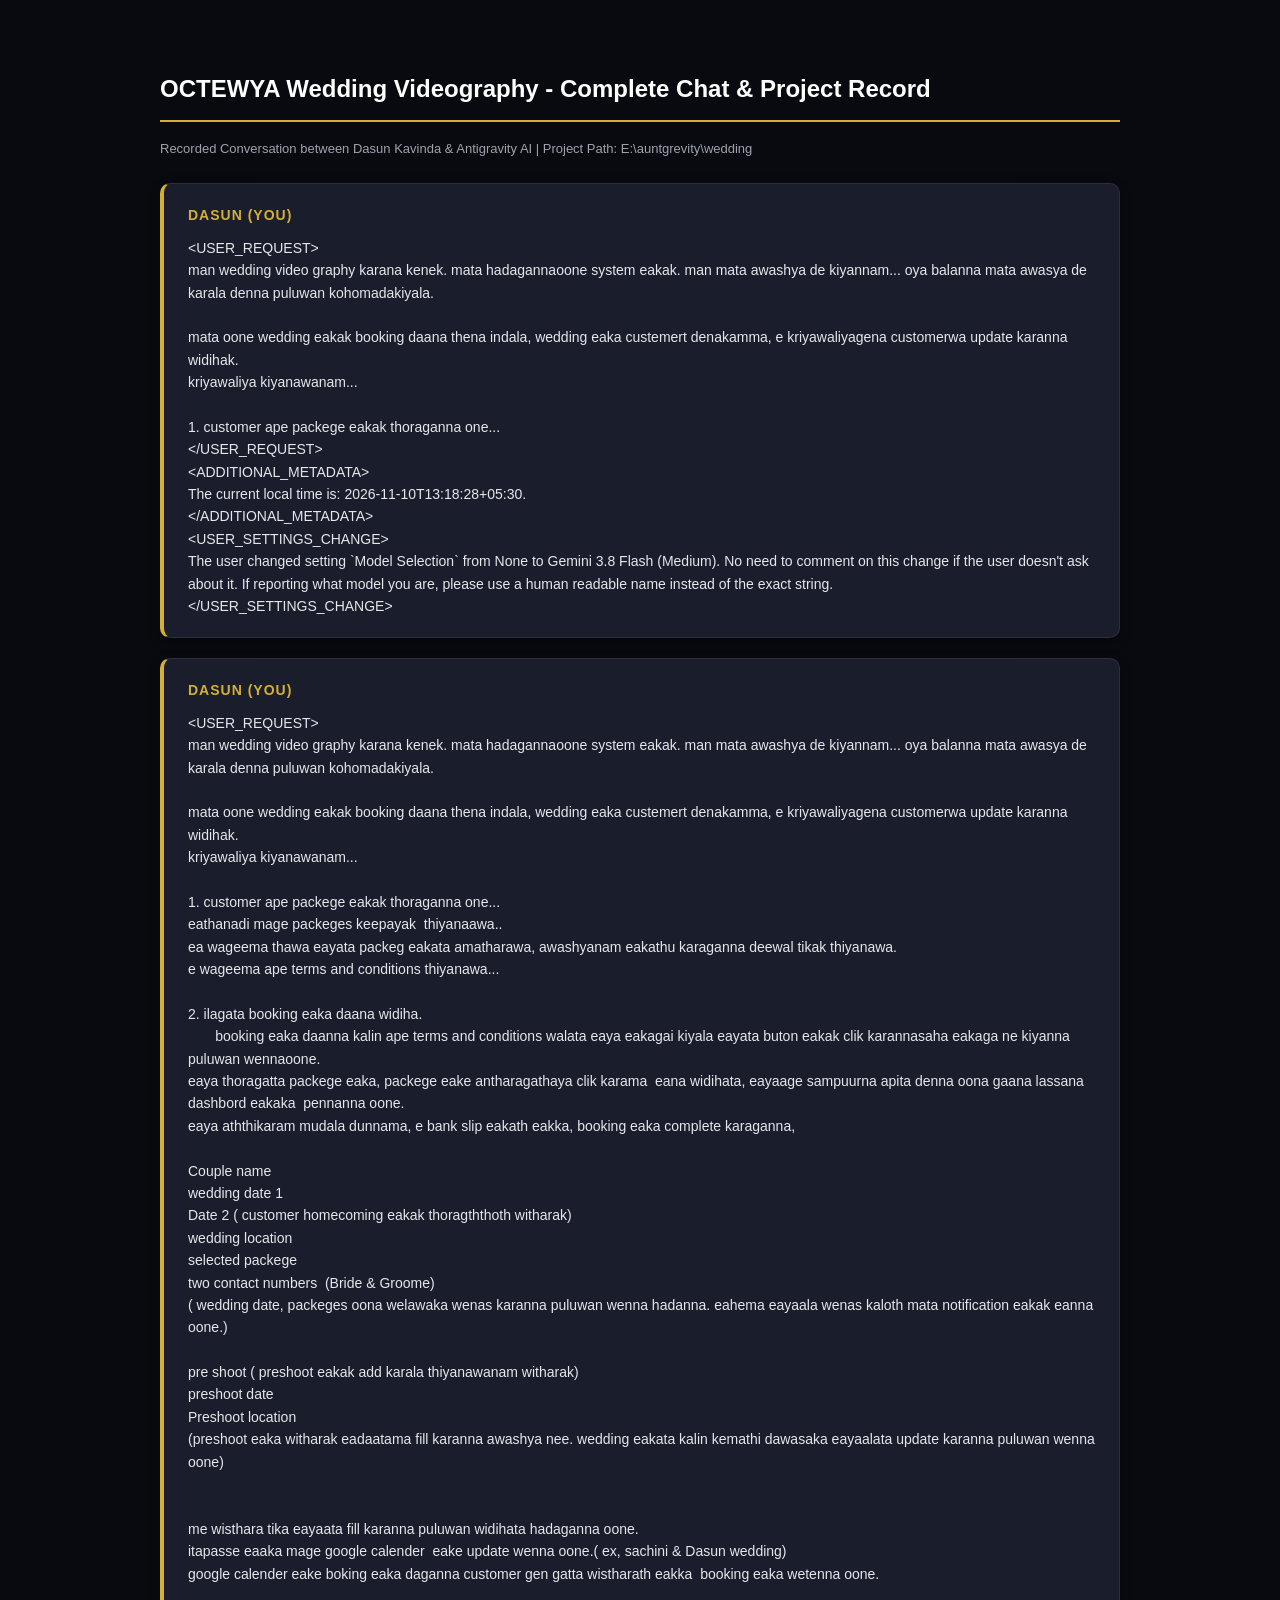
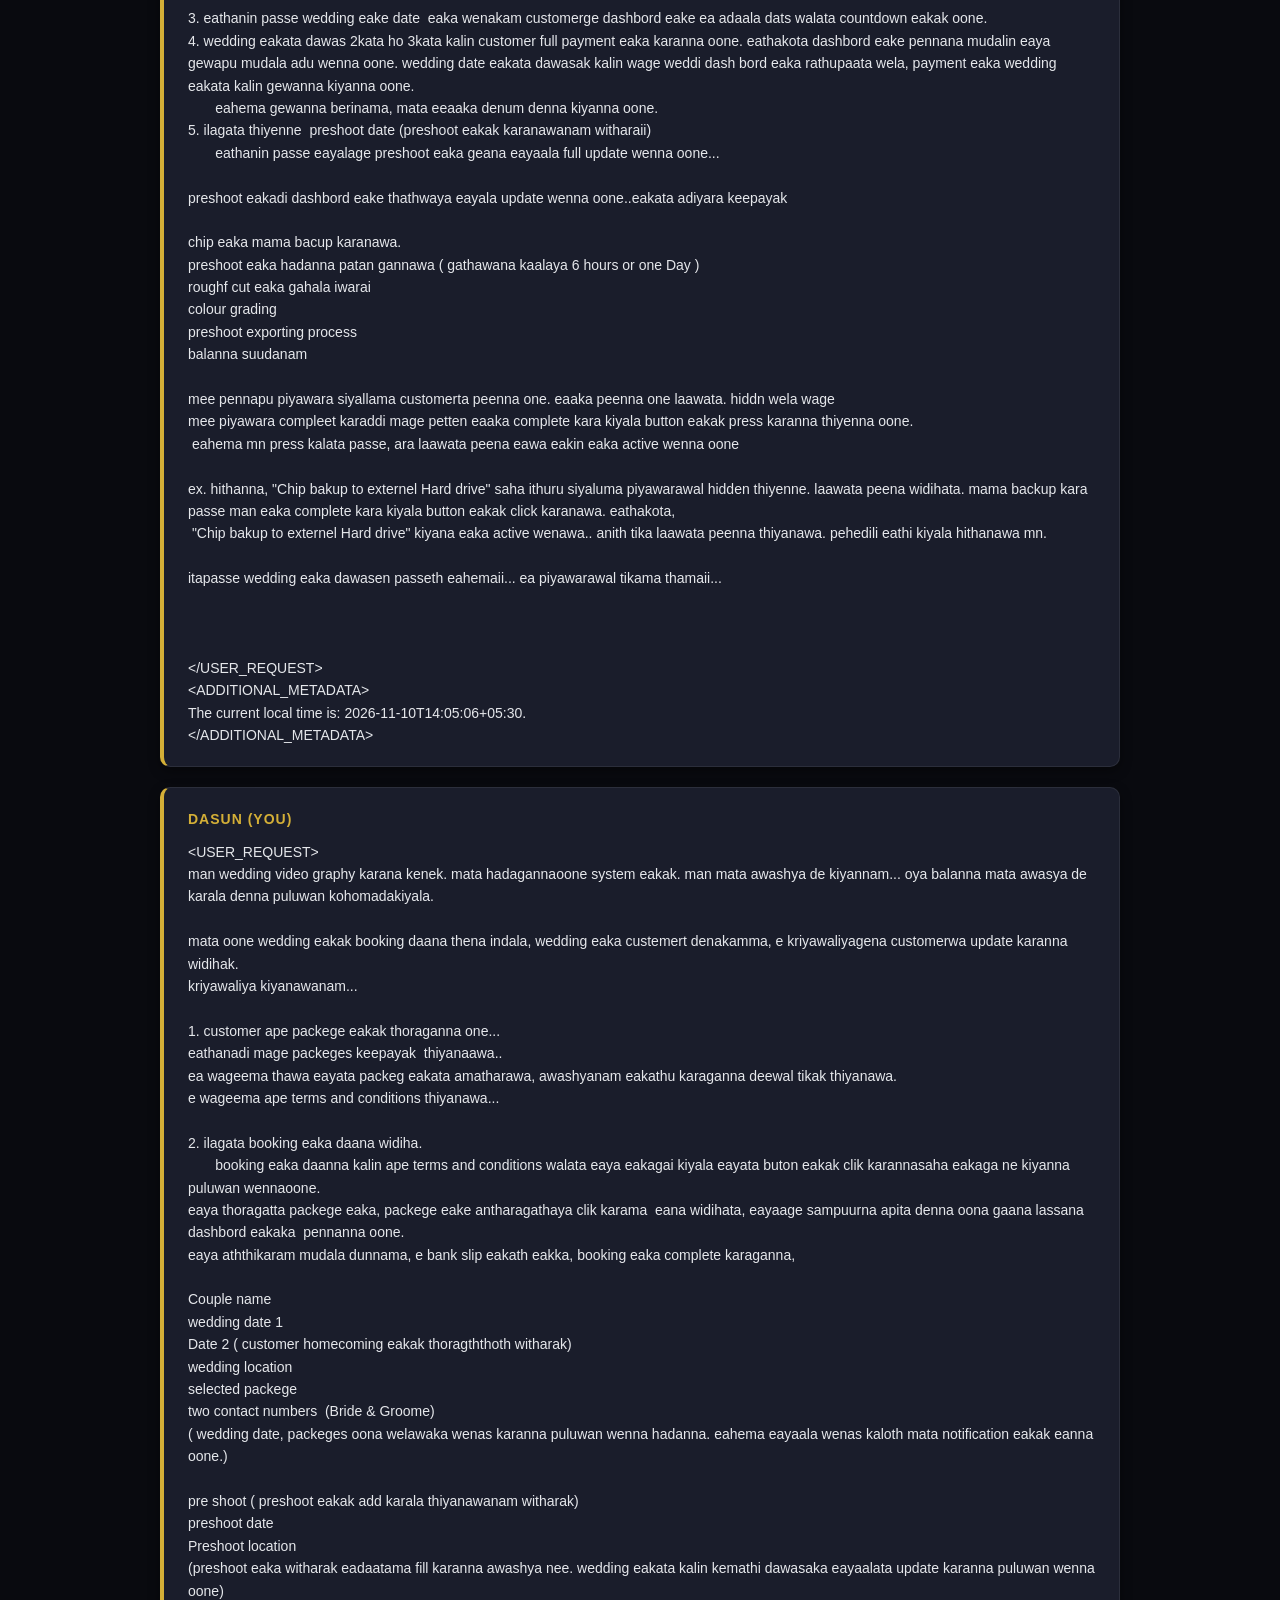
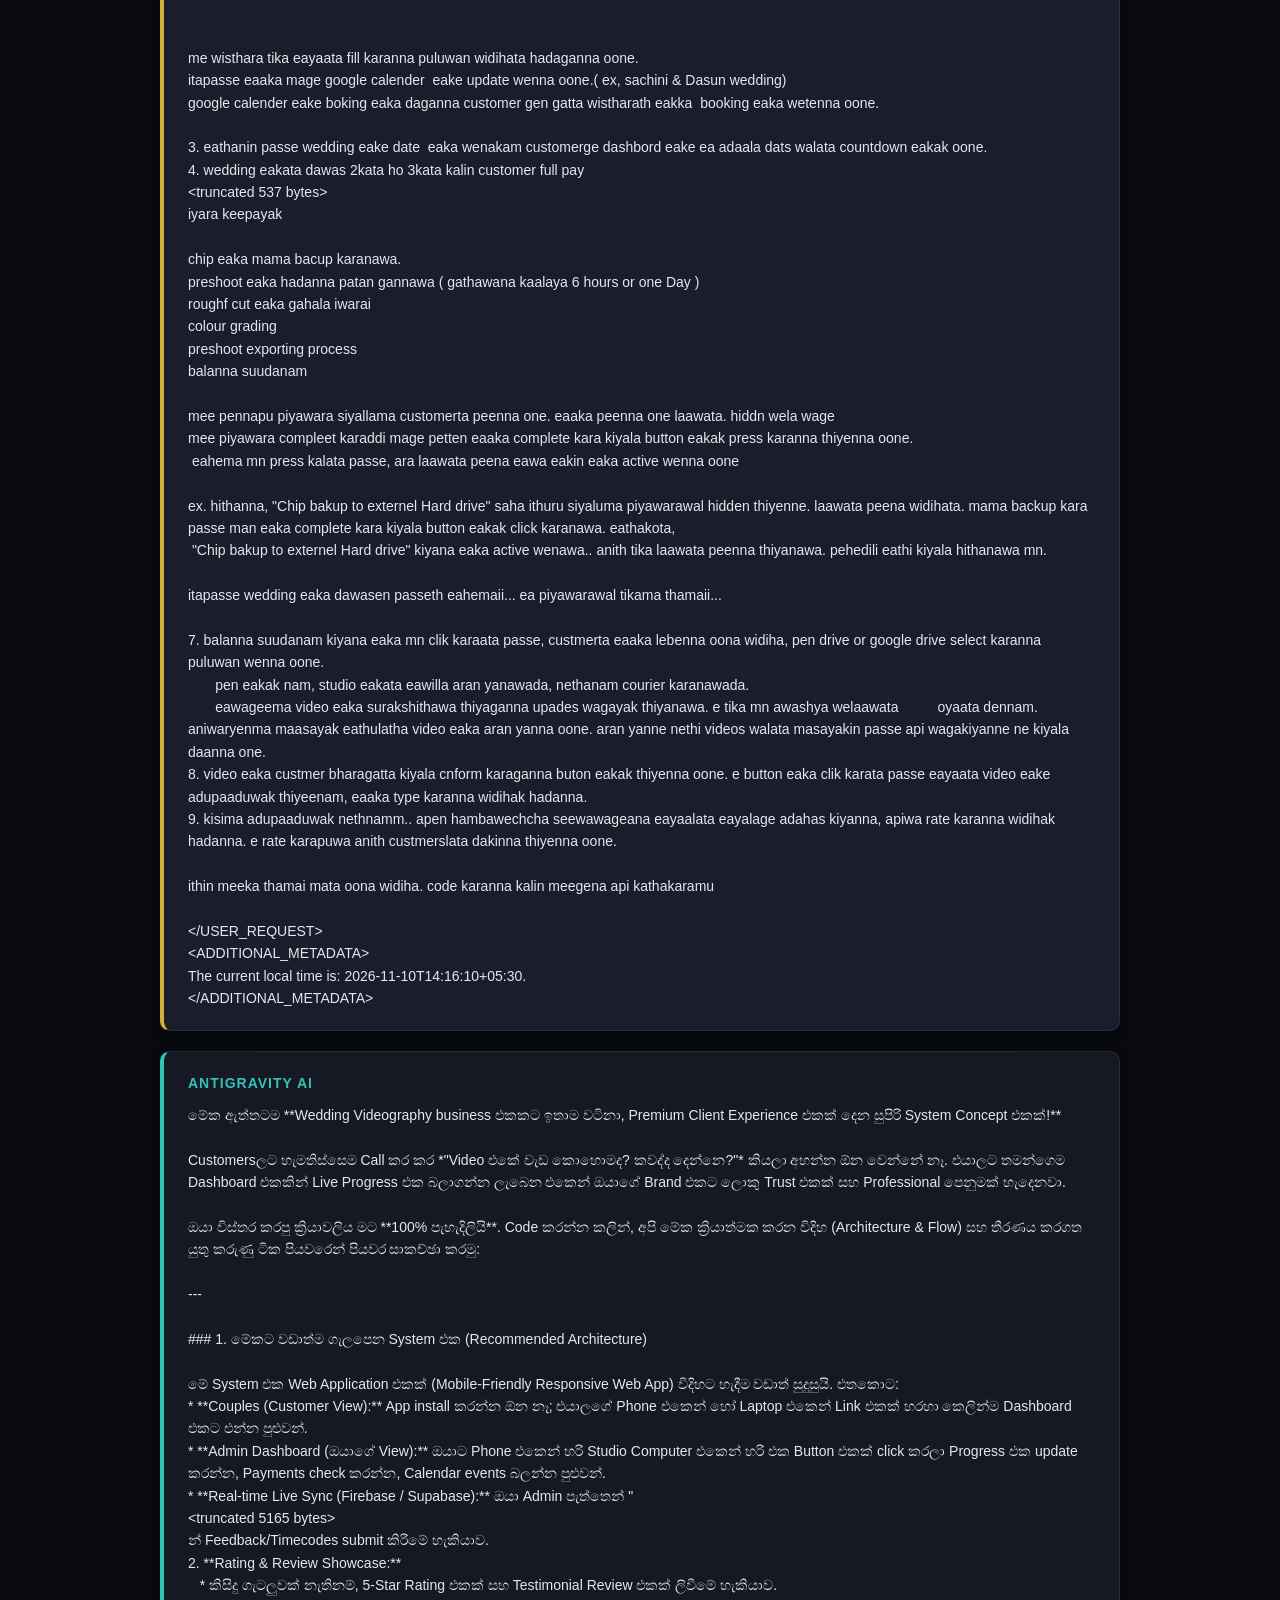
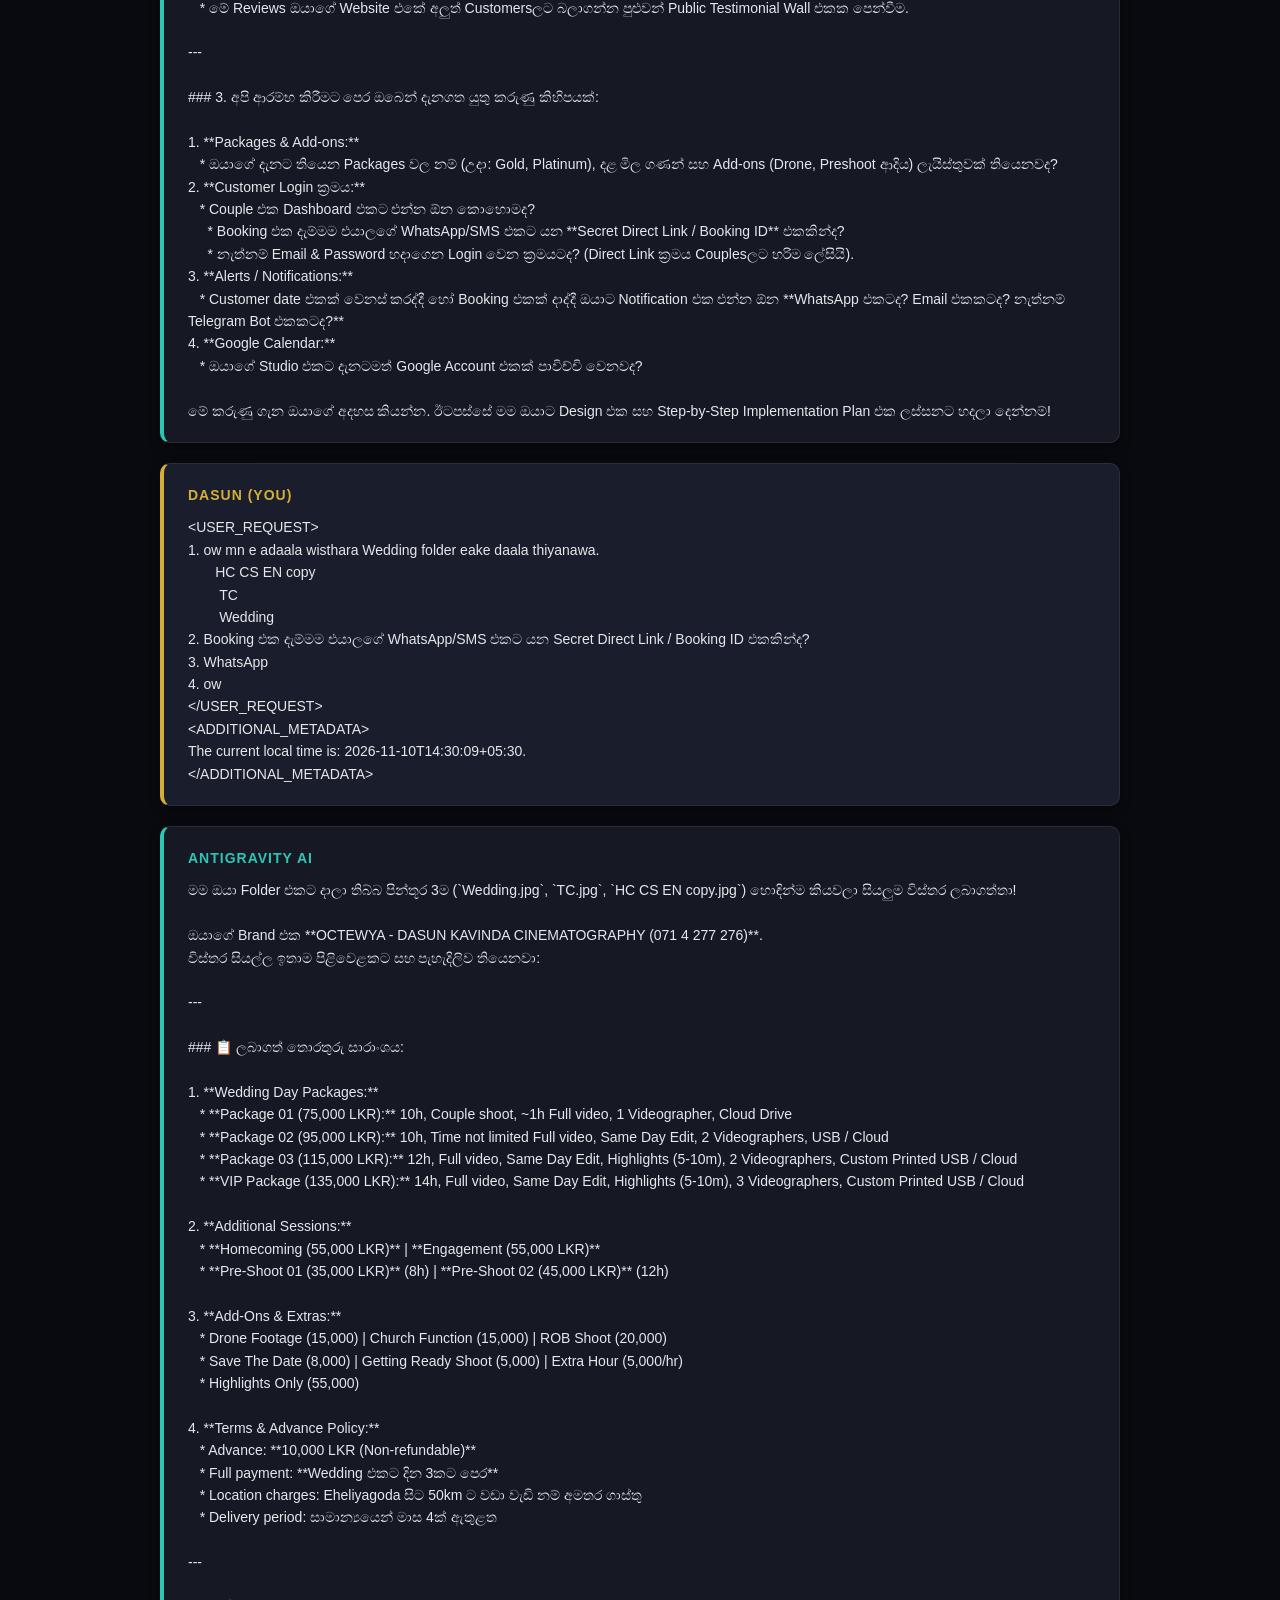
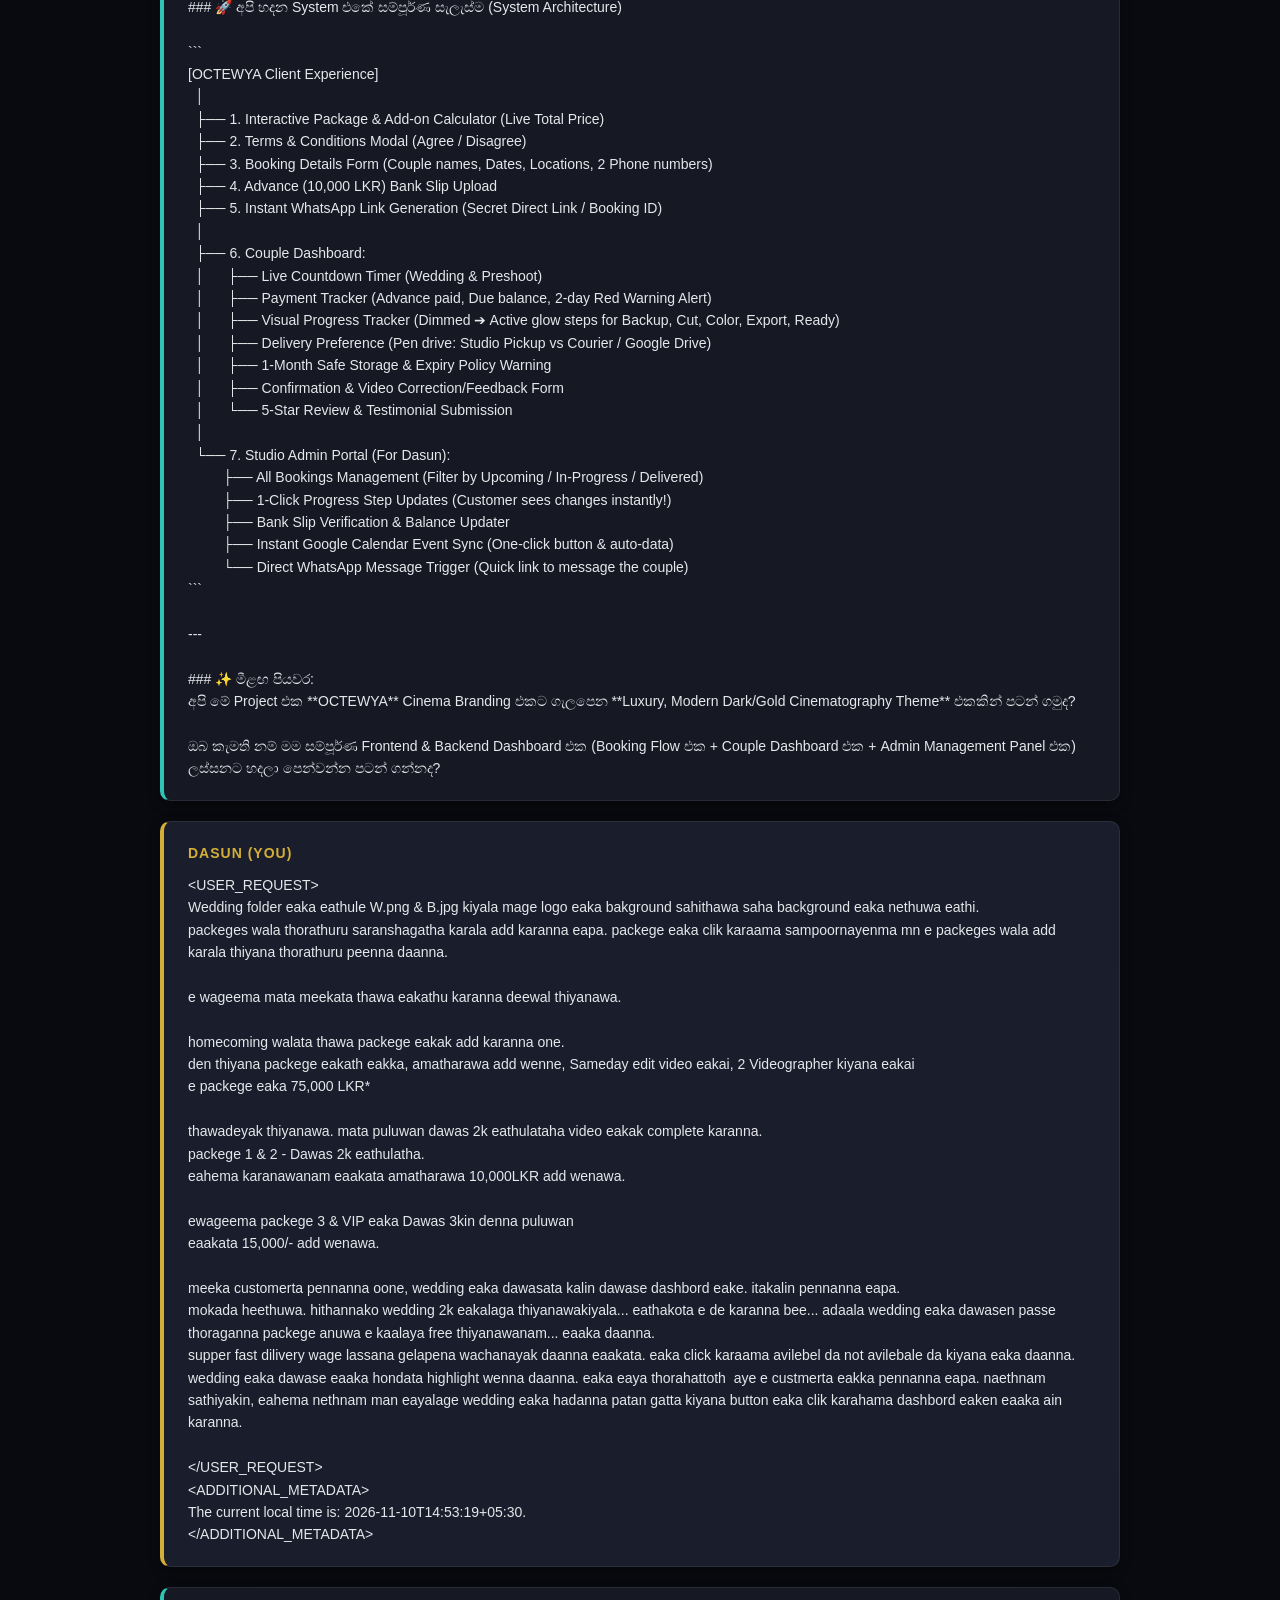
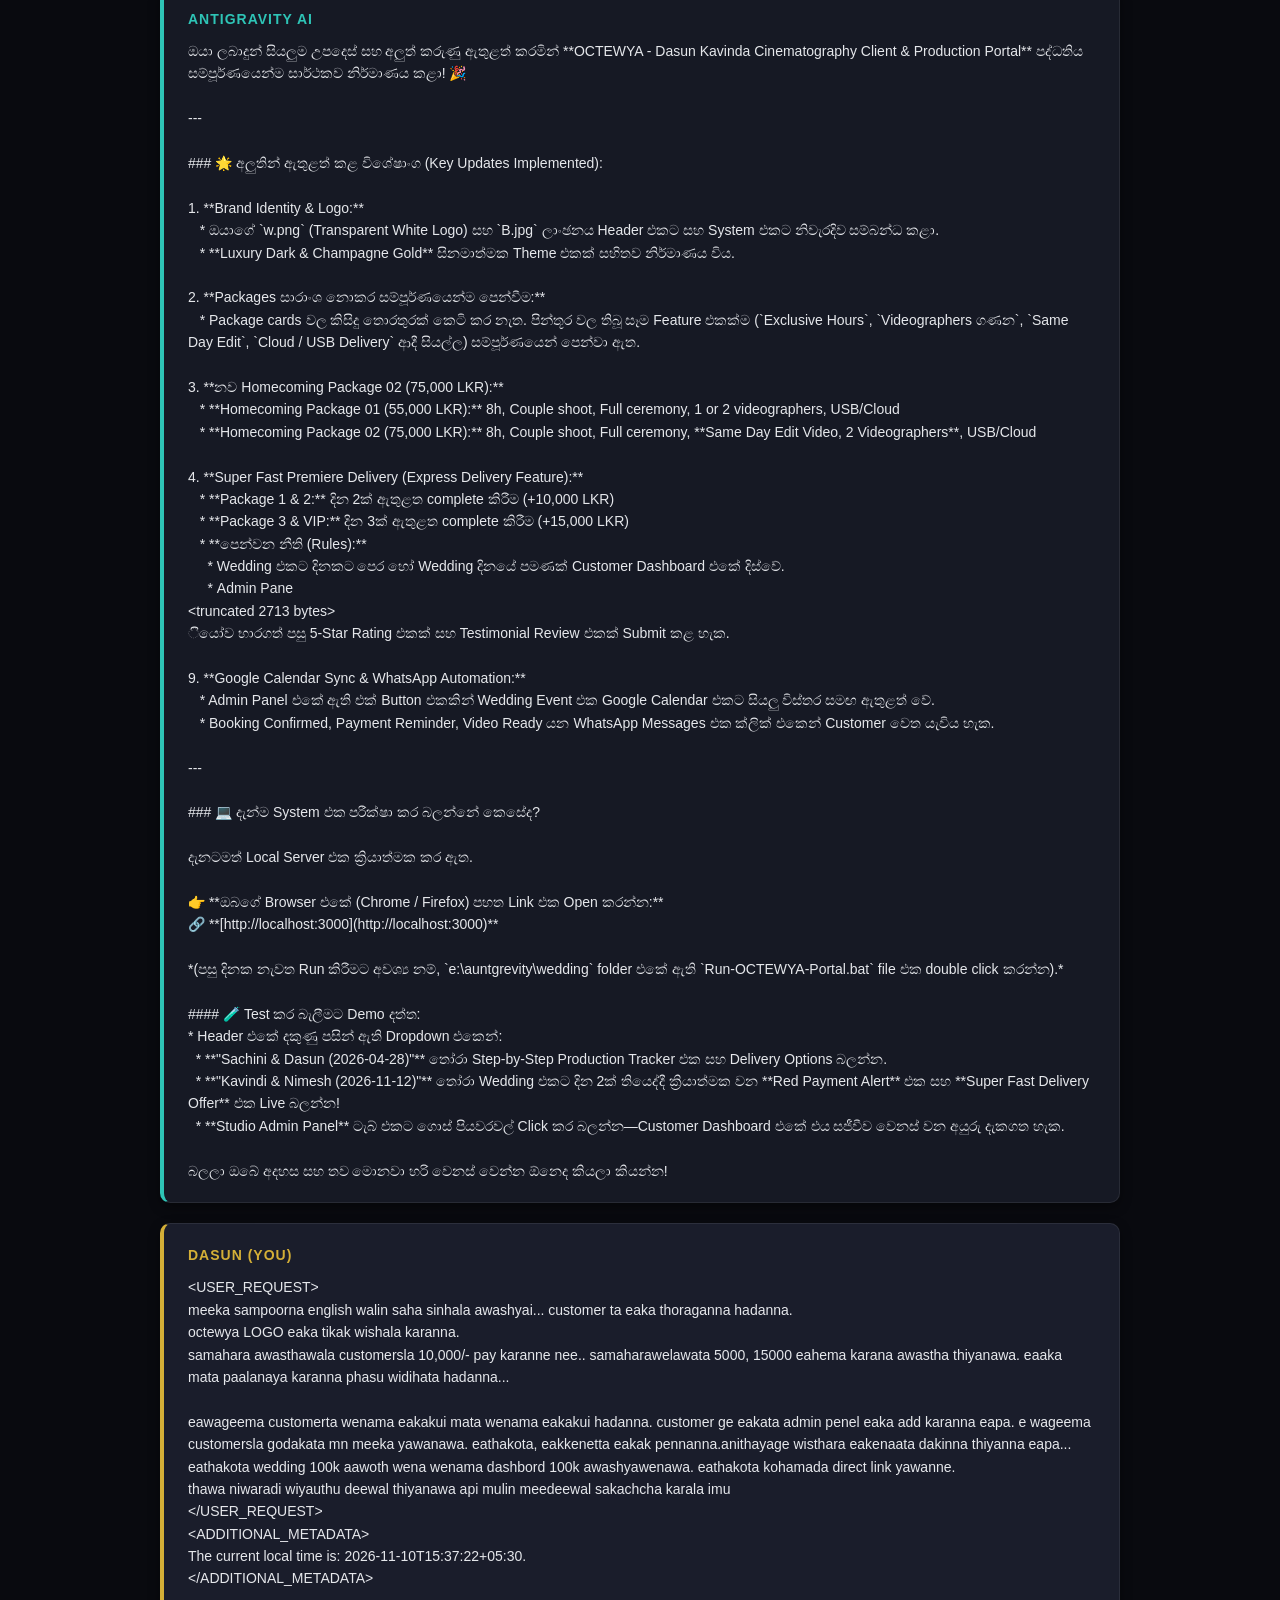
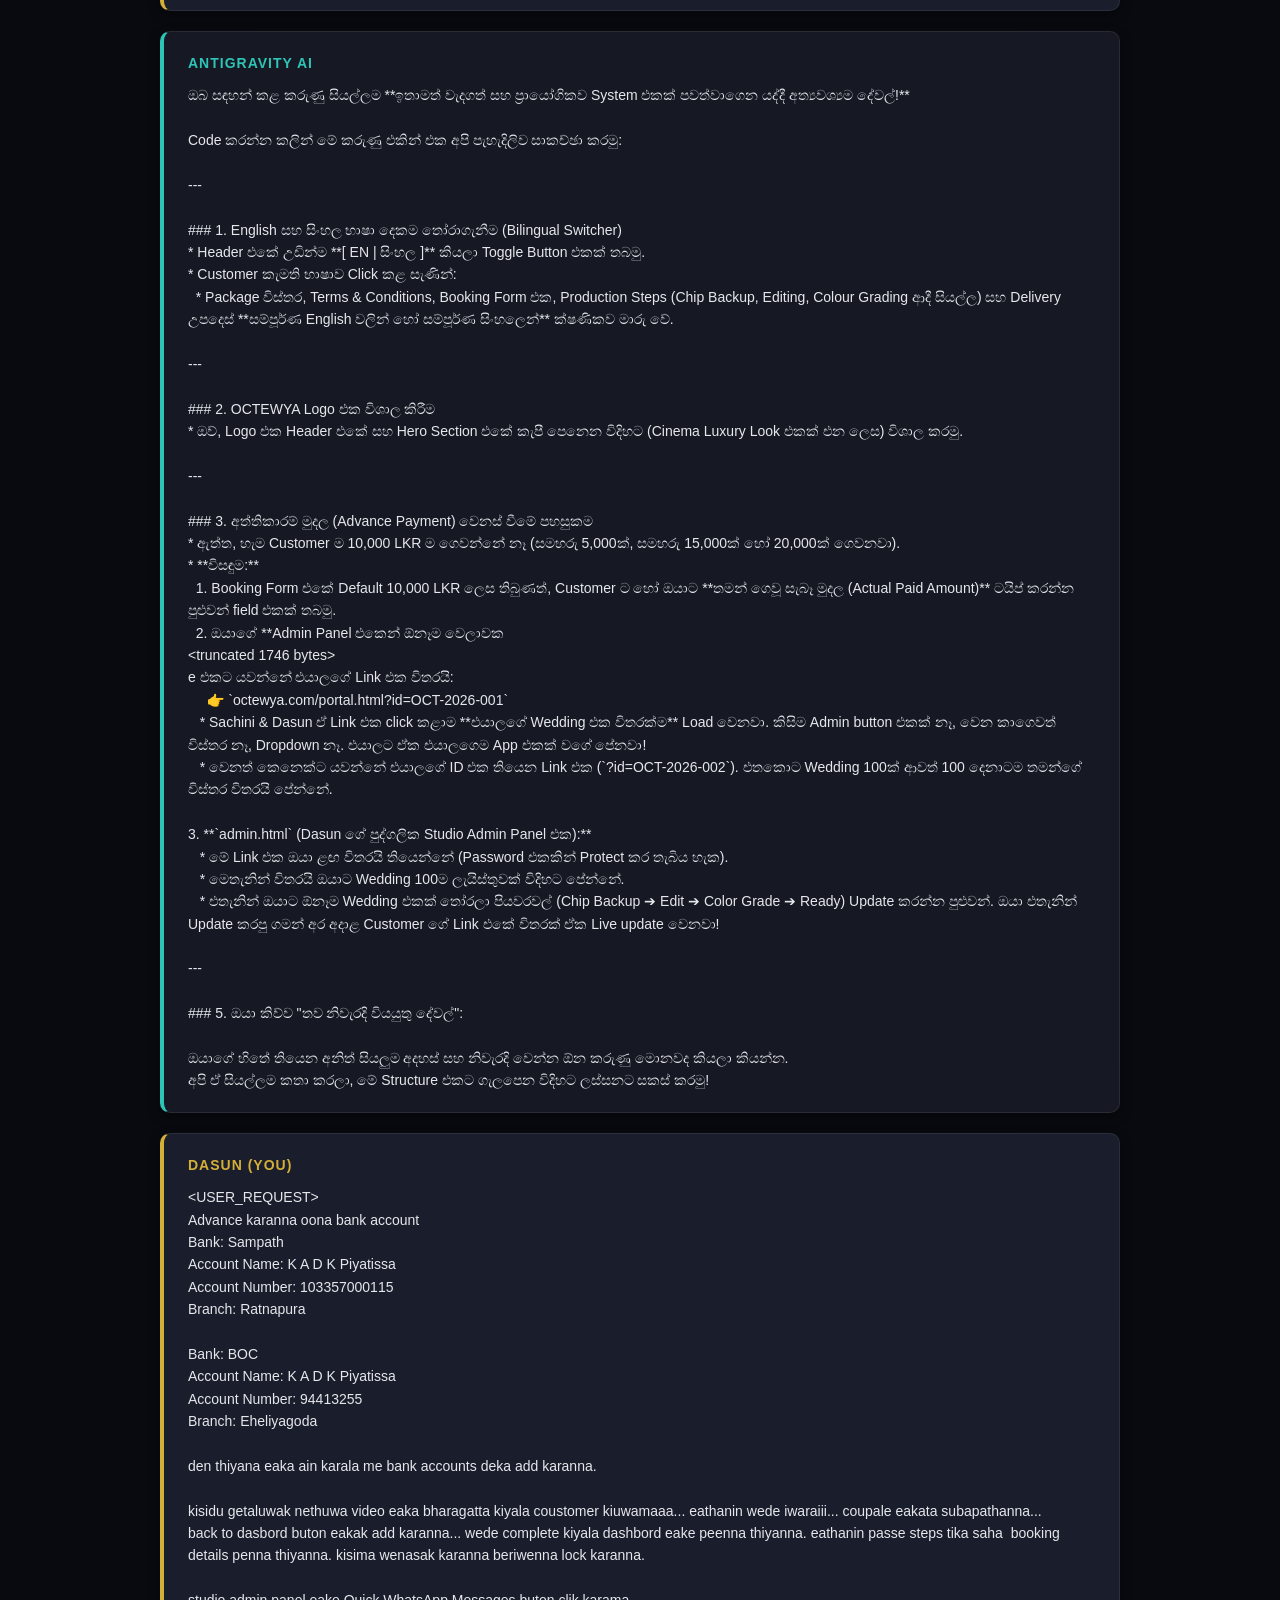
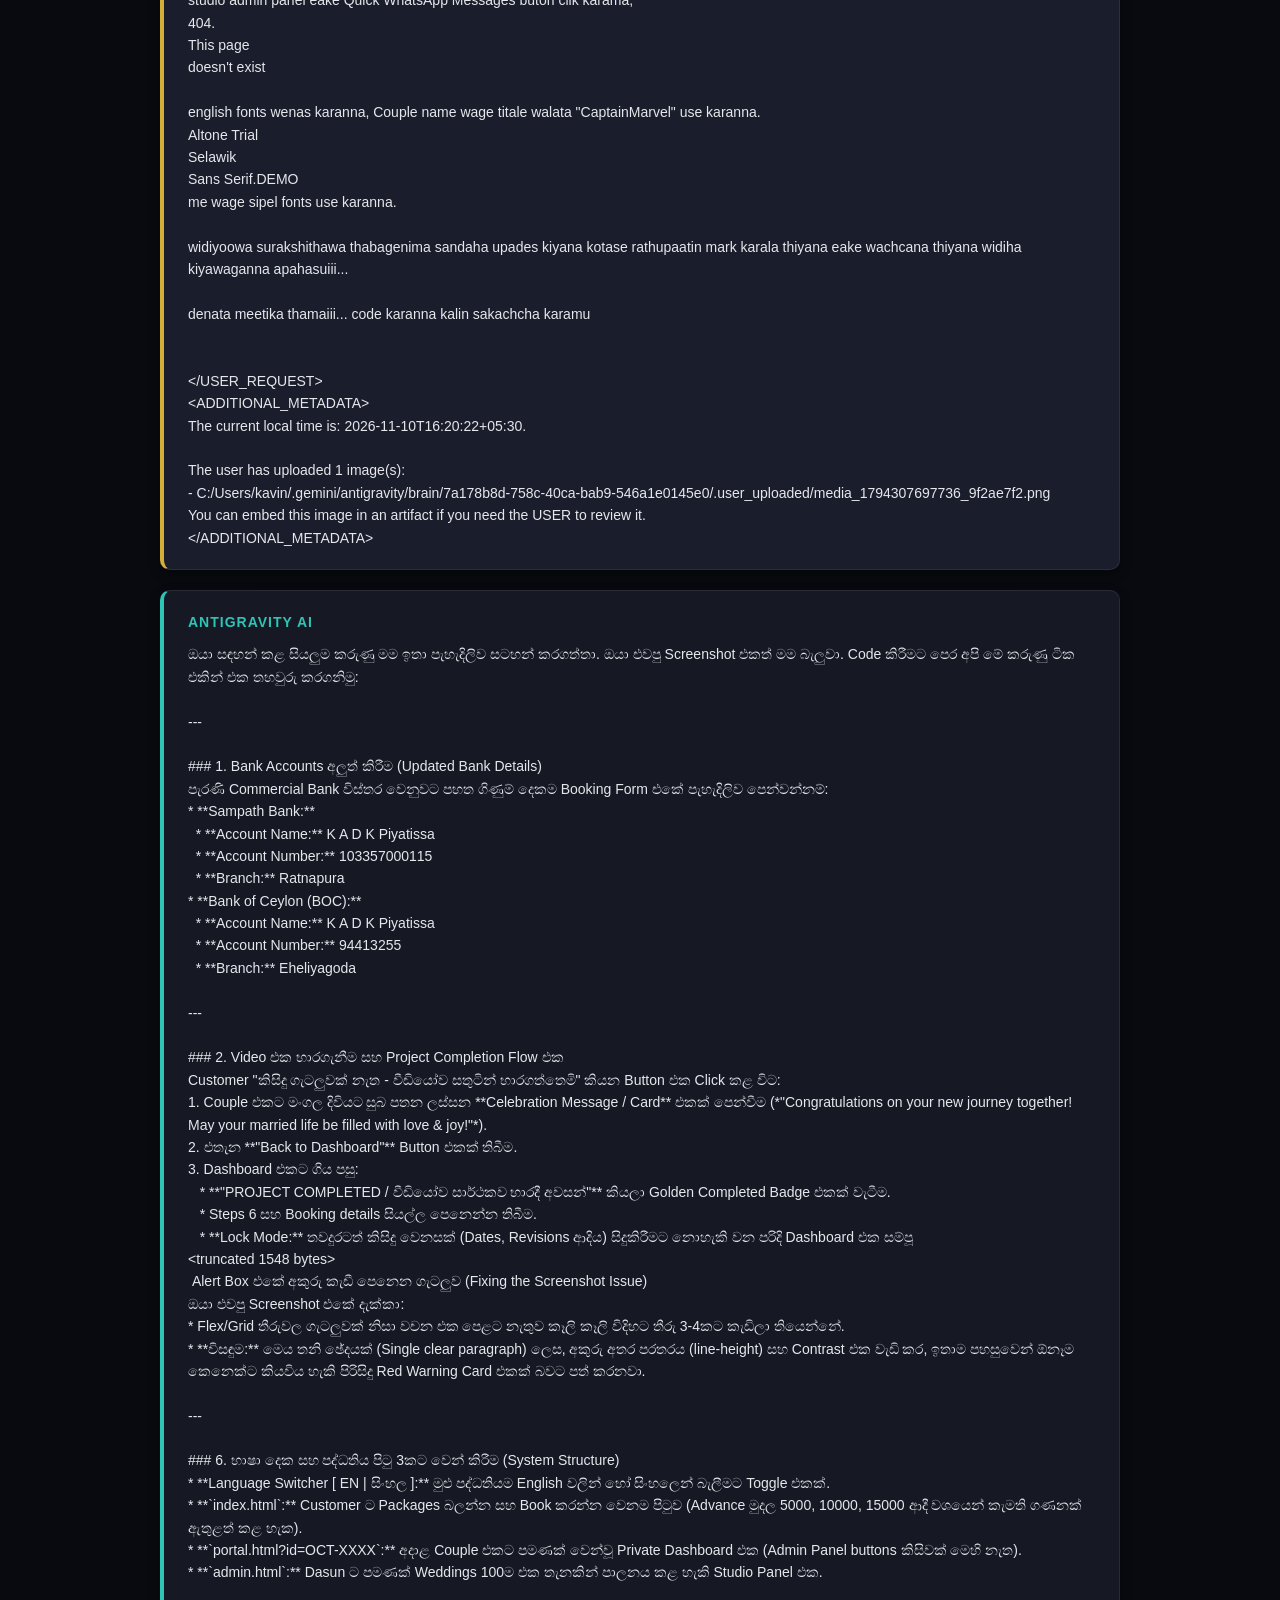
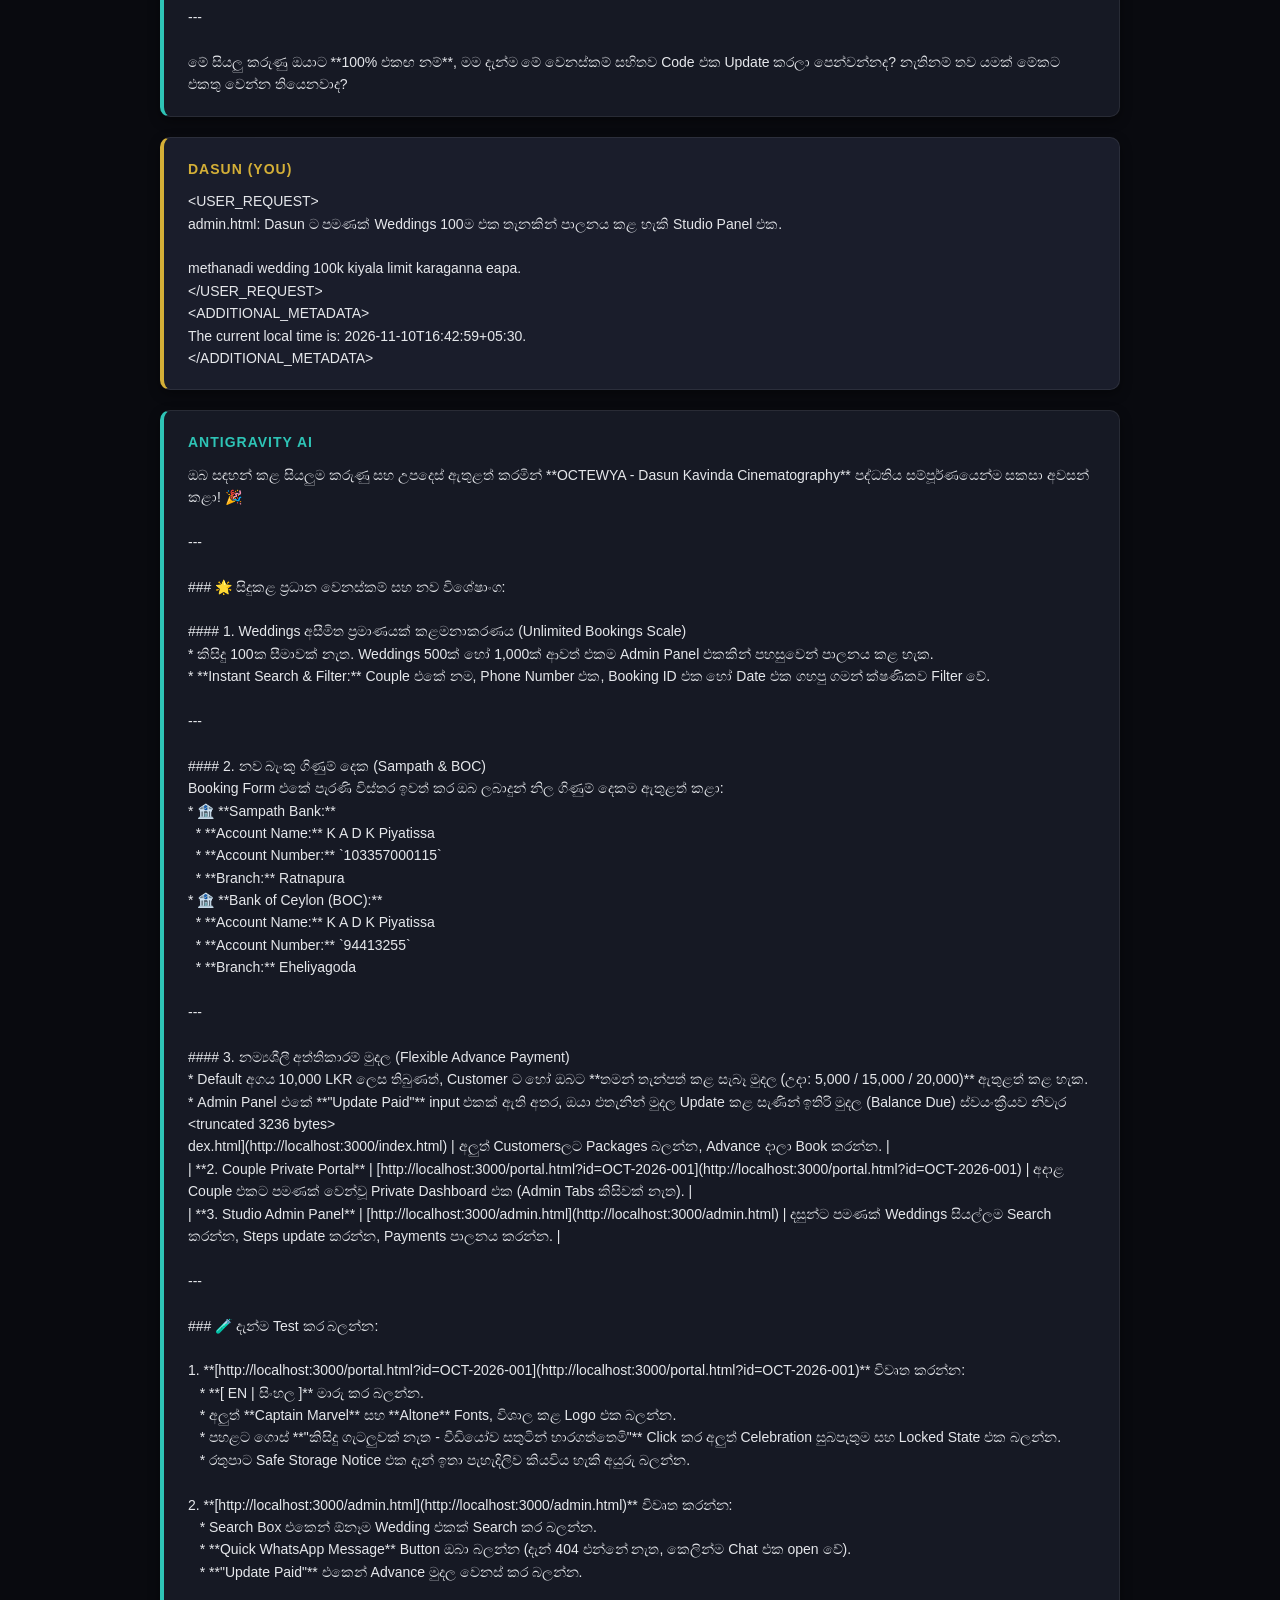
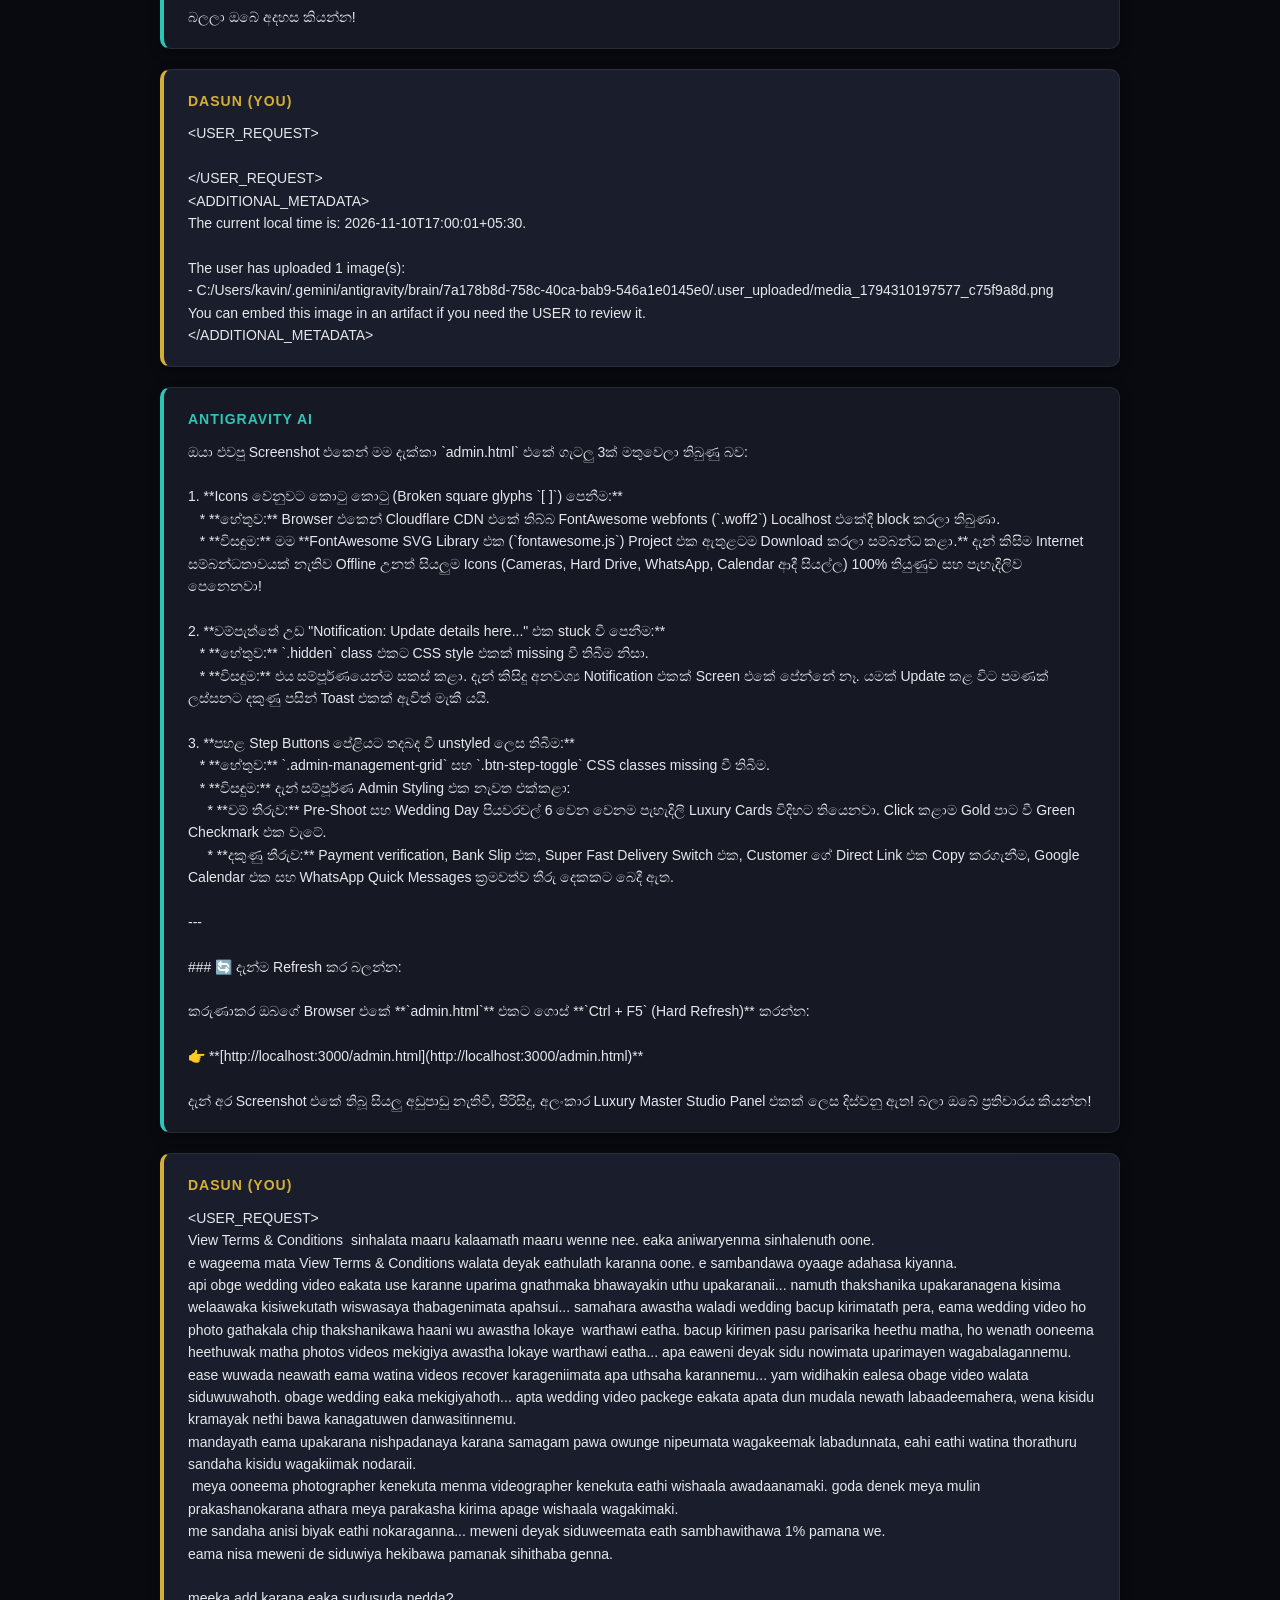
<file: Conversation_Record.html>
<!DOCTYPE html>
<html>
<head>
  <meta charset="utf-8">
  <title>OCTEWYA Project - Complete Chat & Decisions Record</title>
  <style>
    body { font-family: 'Segoe UI', Arial, sans-serif; background: #090A0F; color: #E5E7EB; max-width: 960px; margin: 30px auto; padding: 24px; line-height: 1.6; }
    h1 { color: #fff; border-bottom: 2px solid #D4AF37; padding-bottom: 12px; font-size: 24px; }
    .meta { font-size: 13px; color: #9CA3AF; margin-bottom: 24px; }
    .msg { background: #161924; border: 1px solid rgba(255,255,255,0.08); border-radius: 10px; padding: 20px 24px; margin-bottom: 20px; box-shadow: 0 4px 12px rgba(0,0,0,0.4); }
    .msg.user { border-left: 4px solid #D4AF37; background: #1A1D2B; }
    .msg.ai { border-left: 4px solid #2EC4B6; }
    .role { font-weight: 700; font-size: 14px; margin-bottom: 10px; text-transform: uppercase; letter-spacing: 1px; }
    .msg.user .role { color: #D4AF37; }
    .msg.ai .role { color: #2EC4B6; }
    .content { font-size: 14px; white-space: pre-wrap; word-break: break-word; }
  </style>
</head>
<body>
  <h1>OCTEWYA Wedding Videography - Complete Chat & Project Record</h1>
  <div class="meta">Recorded Conversation between Dasun Kavinda & Antigravity AI | Project Path: E:\auntgrevity\wedding</div>

  <div class="msg user">
    <div class="role">Dasun (You)</div>
    <div class="content">&lt;USER_REQUEST&gt;
man wedding video graphy karana kenek. mata hadagannaoone system eakak. man mata awashya de kiyannam... oya balanna mata awasya de karala denna puluwan kohomadakiyala.

mata oone wedding eakak booking daana thena indala, wedding eaka custemert denakamma, e kriyawaliyagena customerwa update karanna widihak. 
kriyawaliya kiyanawanam...

1. customer ape packege eakak thoraganna one... 
&lt;/USER_REQUEST&gt;
&lt;ADDITIONAL_METADATA&gt;
The current local time is: 2026-11-10T13:18:28+05:30.
&lt;/ADDITIONAL_METADATA&gt;
&lt;USER_SETTINGS_CHANGE&gt;
The user changed setting `Model Selection` from None to Gemini 3.8 Flash (Medium). No need to comment on this change if the user doesn't ask about it. If reporting what model you are, please use a human readable name instead of the exact string.
&lt;/USER_SETTINGS_CHANGE&gt;</div>
  </div>
  <div class="msg user">
    <div class="role">Dasun (You)</div>
    <div class="content">&lt;USER_REQUEST&gt;
man wedding video graphy karana kenek. mata hadagannaoone system eakak. man mata awashya de kiyannam... oya balanna mata awasya de karala denna puluwan kohomadakiyala.

mata oone wedding eakak booking daana thena indala, wedding eaka custemert denakamma, e kriyawaliyagena customerwa update karanna widihak. 
kriyawaliya kiyanawanam...

1. customer ape packege eakak thoraganna one... 
eathanadi mage packeges keepayak  thiyanaawa.. 
ea wageema thawa eayata packeg eakata amatharawa, awashyanam eakathu karaganna deewal tikak thiyanawa.
e wageema ape terms and conditions thiyanawa... 

2. ilagata booking eaka daana widiha.
       booking eaka daanna kalin ape terms and conditions walata eaya eakagai kiyala eayata buton eakak clik karannasaha eakaga ne kiyanna puluwan wennaoone.
eaya thoragatta packege eaka, packege eake antharagathaya clik karama  eana widihata, eayaage sampuurna apita denna oona gaana lassana dashbord eakaka  pennanna oone. 
eaya aththikaram mudala dunnama, e bank slip eakath eakka, booking eaka complete karaganna,

Couple name
wedding date 1 
Date 2 ( customer homecoming eakak thoragththoth witharak)
wedding location
selected packege
two contact numbers  (Bride & Groome)
( wedding date, packeges oona welawaka wenas karanna puluwan wenna hadanna. eahema eayaala wenas kaloth mata notification eakak eanna oone.)

pre shoot ( preshoot eakak add karala thiyanawanam witharak)
preshoot date
Preshoot location
(preshoot eaka witharak eadaatama fill karanna awashya nee. wedding eakata kalin kemathi dawasaka eayaalata update karanna puluwan wenna oone)


me wisthara tika eayaata fill karanna puluwan widihata hadaganna oone.
itapasse eaaka mage google calender  eake update wenna oone.( ex, sachini & Dasun wedding) 
google calender eake boking eaka daganna customer gen gatta wistharath eakka  booking eaka wetenna oone.

3. eathanin passe wedding eake date  eaka wenakam customerge dashbord eake ea adaala dats walata countdown eakak oone.
4. wedding eakata dawas 2kata ho 3kata kalin customer full payment eaka karanna oone. eathakota dashbord eake pennana mudalin eaya gewapu mudala adu wenna oone. wedding date eakata dawasak kalin wage weddi dash bord eaka rathupaata wela, payment eaka wedding eakata kalin gewanna kiyanna oone.
       eahema gewanna berinama, mata eeaaka denum denna kiyanna oone.
5. ilagata thiyenne  preshoot date (preshoot eakak karanawanam witharaii)
       eathanin passe eayalage preshoot eaka geana eayaala full update wenna oone...

preshoot eakadi dashbord eake thathwaya eayala update wenna oone..eakata adiyara keepayak

chip eaka mama bacup karanawa.
preshoot eaka hadanna patan gannawa ( gathawana kaalaya 6 hours or one Day )
roughf cut eaka gahala iwarai 
colour grading
preshoot exporting process
balanna suudanam

mee pennapu piyawara siyallama customerta peenna one. eaaka peenna one laawata. hiddn wela wage
mee piyawara compleet karaddi mage petten eaaka complete kara kiyala button eakak press karanna thiyenna oone.
 eahema mn press kalata passe, ara laawata peena eawa eakin eaka active wenna oone 

ex. hithanna, "Chip bakup to externel Hard drive" saha ithuru siyaluma piyawarawal hidden thiyenne. laawata peena widihata. mama backup kara passe man eaka complete kara kiyala button eakak click karanawa. eathakota,
 "Chip bakup to externel Hard drive" kiyana eaka active wenawa.. anith tika laawata peenna thiyanawa. pehedili eathi kiyala hithanawa mn.

itapasse wedding eaka dawasen passeth eahemaii... ea piyawarawal tikama thamaii...



&lt;/USER_REQUEST&gt;
&lt;ADDITIONAL_METADATA&gt;
The current local time is: 2026-11-10T14:05:06+05:30.
&lt;/ADDITIONAL_METADATA&gt;</div>
  </div>
  <div class="msg user">
    <div class="role">Dasun (You)</div>
    <div class="content">&lt;USER_REQUEST&gt;
man wedding video graphy karana kenek. mata hadagannaoone system eakak. man mata awashya de kiyannam... oya balanna mata awasya de karala denna puluwan kohomadakiyala.

mata oone wedding eakak booking daana thena indala, wedding eaka custemert denakamma, e kriyawaliyagena customerwa update karanna widihak. 
kriyawaliya kiyanawanam...

1. customer ape packege eakak thoraganna one... 
eathanadi mage packeges keepayak  thiyanaawa.. 
ea wageema thawa eayata packeg eakata amatharawa, awashyanam eakathu karaganna deewal tikak thiyanawa.
e wageema ape terms and conditions thiyanawa... 

2. ilagata booking eaka daana widiha.
       booking eaka daanna kalin ape terms and conditions walata eaya eakagai kiyala eayata buton eakak clik karannasaha eakaga ne kiyanna puluwan wennaoone.
eaya thoragatta packege eaka, packege eake antharagathaya clik karama  eana widihata, eayaage sampuurna apita denna oona gaana lassana dashbord eakaka  pennanna oone. 
eaya aththikaram mudala dunnama, e bank slip eakath eakka, booking eaka complete karaganna,

Couple name
wedding date 1 
Date 2 ( customer homecoming eakak thoragththoth witharak)
wedding location
selected packege
two contact numbers  (Bride & Groome)
( wedding date, packeges oona welawaka wenas karanna puluwan wenna hadanna. eahema eayaala wenas kaloth mata notification eakak eanna oone.)

pre shoot ( preshoot eakak add karala thiyanawanam witharak)
preshoot date
Preshoot location
(preshoot eaka witharak eadaatama fill karanna awashya nee. wedding eakata kalin kemathi dawasaka eayaalata update karanna puluwan wenna oone)


me wisthara tika eayaata fill karanna puluwan widihata hadaganna oone.
itapasse eaaka mage google calender  eake update wenna oone.( ex, sachini & Dasun wedding) 
google calender eake boking eaka daganna customer gen gatta wistharath eakka  booking eaka wetenna oone.

3. eathanin passe wedding eake date  eaka wenakam customerge dashbord eake ea adaala dats walata countdown eakak oone.
4. wedding eakata dawas 2kata ho 3kata kalin customer full pay
&lt;truncated 537 bytes&gt;
iyara keepayak

chip eaka mama bacup karanawa.
preshoot eaka hadanna patan gannawa ( gathawana kaalaya 6 hours or one Day )
roughf cut eaka gahala iwarai 
colour grading
preshoot exporting process
balanna suudanam

mee pennapu piyawara siyallama customerta peenna one. eaaka peenna one laawata. hiddn wela wage
mee piyawara compleet karaddi mage petten eaaka complete kara kiyala button eakak press karanna thiyenna oone.
 eahema mn press kalata passe, ara laawata peena eawa eakin eaka active wenna oone 

ex. hithanna, "Chip bakup to externel Hard drive" saha ithuru siyaluma piyawarawal hidden thiyenne. laawata peena widihata. mama backup kara passe man eaka complete kara kiyala button eakak click karanawa. eathakota,
 "Chip bakup to externel Hard drive" kiyana eaka active wenawa.. anith tika laawata peenna thiyanawa. pehedili eathi kiyala hithanawa mn.

itapasse wedding eaka dawasen passeth eahemaii... ea piyawarawal tikama thamaii...

7. balanna suudanam kiyana eaka mn clik karaata passe, custmerta eaaka lebenna oona widiha, pen drive or google drive select karanna puluwan wenna oone. 
       pen eakak nam, studio eakata eawilla aran yanawada, nethanam courier karanawada.
       eawageema video eaka surakshithawa thiyaganna upades wagayak thiyanawa. e tika mn awashya welaawata          oyaata dennam.
aniwaryenma maasayak eathulatha video eaka aran yanna oone. aran yanne nethi videos walata masayakin passe api wagakiyanne ne kiyala daanna one.
8. video eaka custmer bharagatta kiyala cnform karaganna buton eakak thiyenna oone. e button eaka clik karata passe eayaata video eake adupaaduwak thiyeenam, eaaka type karanna widihak hadanna.
9. kisima adupaaduwak nethnamm.. apen hambawechcha seewawageana eayaalata eayalage adahas kiyanna, apiwa rate karanna widihak hadanna. e rate karapuwa anith custmerslata dakinna thiyenna oone.

ithin meeka thamai mata oona widiha. code karanna kalin meegena api kathakaramu

&lt;/USER_REQUEST&gt;
&lt;ADDITIONAL_METADATA&gt;
The current local time is: 2026-11-10T14:16:10+05:30.
&lt;/ADDITIONAL_METADATA&gt;</div>
  </div>
  <div class="msg ai">
    <div class="role">Antigravity AI</div>
    <div class="content">මේක ඇත්තටම **Wedding Videography business එකකට ඉතාම වටිනා, Premium Client Experience එකක් දෙන සුපිරි System Concept එකක්!** 

Customersලට හැමතිස්සෙම Call කර කර *"Video එකේ වැඩ කොහොමද? කවද්ද දෙන්නෙ?"* කියලා අහන්න ඕන වෙන්නේ නෑ. එයාලට තමන්ගෙම Dashboard එකකින් Live Progress එක බලාගන්න ලැබෙන එකෙන් ඔයාගේ Brand එකට ලොකු Trust එකක් සහ Professional පෙනුමක් හැදෙනවා.

ඔයා විස්තර කරපු ක්‍රියාවලිය මට **100% පැහැදිලියි**. Code කරන්න කලින්, අපි මේක ක්‍රියාත්මක කරන විදිහ (Architecture & Flow) සහ තීරණය කරගත යුතු කරුණු ටික පියවරෙන් පියවර සාකච්ඡා කරමු:

---

### 1. මේකට වඩාත්ම ගැලපෙන System එක (Recommended Architecture)

මේ System එක Web Application එකක් (Mobile-Friendly Responsive Web App) විදිහට හැදීම වඩාත් සුදුසුයි. එතකොට:
* **Couples (Customer View):** App install කරන්න ඕන නෑ; එයාලගේ Phone එකෙන් හෝ Laptop එකෙන් Link එකක් හරහා කෙලින්ම Dashboard එකට එන්න පුළුවන්.
* **Admin Dashboard (ඔයාගේ View):** ඔයාට Phone එකෙන් හරි Studio Computer එකෙන් හරි එක Button එකක් click කරලා Progress එක update කරන්න, Payments check කරන්න, Calendar events බලන්න පුළුවන්.
* **Real-time Live Sync (Firebase / Supabase):** ඔයා Admin පැත්තෙන් "
&lt;truncated 5165 bytes&gt;
න් Feedback/Timecodes submit කිරීමේ හැකියාව.
2. **Rating & Review Showcase:**
   * කිසිදු ගැටලුවක් නැතිනම්, 5-Star Rating එකක් සහ Testimonial Review එකක් ලිවීමේ හැකියාව.
   * මේ Reviews ඔයාගේ Website එකේ අලුත් Customersලට බලාගන්න පුළුවන් Public Testimonial Wall එකක පෙන්වීම.

---

### 3. අපි ආරම්භ කිරීමට පෙර ඔබෙන් දැනගත යුතු කරුණු කිහිපයක්:

1. **Packages & Add-ons:**
   * ඔයාගේ දැනට තියෙන Packages වල නම් (උදා: Gold, Platinum), දළ මිල ගණන් සහ Add-ons (Drone, Preshoot ආදිය) ලැයිස්තුවක් තියෙනවද?
2. **Customer Login ක්‍රමය:**
   * Couple එක Dashboard එකට එන්න ඕන කොහොමද?
     * Booking එක දැම්මම එයාලගේ WhatsApp/SMS එකට යන **Secret Direct Link / Booking ID** එකකින්ද? 
     * නැත්නම් Email & Password හදාගෙන Login වෙන ක්‍රමයටද? (Direct Link ක්‍රමය Couplesලට හරිම ලේසියි).
3. **Alerts / Notifications:**
   * Customer date එකක් වෙනස් කරද්දී හෝ Booking එකක් දාද්දී ඔයාට Notification එක එන්න ඕන **WhatsApp එකටද? Email එකකටද? නැත්නම් Telegram Bot එකකටද?**
4. **Google Calendar:**
   * ඔයාගේ Studio එකට දැනටමත් Google Account එකක් පාවිච්චි වෙනවද?

මේ කරුණු ගැන ඔයාගේ අදහස කියන්න. ඊටපස්සේ මම ඔයාට Design එක සහ Step-by-Step Implementation Plan එක ලස්සනට හදලා දෙන්නම්!</div>
  </div>
  <div class="msg user">
    <div class="role">Dasun (You)</div>
    <div class="content">&lt;USER_REQUEST&gt;
1. ow mn e adaala wisthara Wedding folder eake daala thiyanawa. 
       HC CS EN copy
        TC
        Wedding
2. Booking එක දැම්මම එයාලගේ WhatsApp/SMS එකට යන Secret Direct Link / Booking ID එකකින්ද?
3. WhatsApp
4. ow
&lt;/USER_REQUEST&gt;
&lt;ADDITIONAL_METADATA&gt;
The current local time is: 2026-11-10T14:30:09+05:30.
&lt;/ADDITIONAL_METADATA&gt;</div>
  </div>
  <div class="msg ai">
    <div class="role">Antigravity AI</div>
    <div class="content">මම ඔයා Folder එකට දාලා තිබ්බ පින්තූර 3ම (`Wedding.jpg`, `TC.jpg`, `HC CS EN copy.jpg`) හොඳින්ම කියවලා සියලුම විස්තර ලබාගත්තා! 

ඔයාගේ Brand එක **OCTEWYA - DASUN KAVINDA CINEMATOGRAPHY (071 4 277 276)**.
විස්තර සියල්ල ඉතාම පිළිවෙළකට සහ පැහැදිලිව තියෙනවා:

---

### 📋 ලබාගත් තොරතුරු සාරාංශය:

1. **Wedding Day Packages:**
   * **Package 01 (75,000 LKR):** 10h, Couple shoot, ~1h Full video, 1 Videographer, Cloud Drive
   * **Package 02 (95,000 LKR):** 10h, Time not limited Full video, Same Day Edit, 2 Videographers, USB / Cloud
   * **Package 03 (115,000 LKR):** 12h, Full video, Same Day Edit, Highlights (5-10m), 2 Videographers, Custom Printed USB / Cloud
   * **VIP Package (135,000 LKR):** 14h, Full video, Same Day Edit, Highlights (5-10m), 3 Videographers, Custom Printed USB / Cloud

2. **Additional Sessions:**
   * **Homecoming (55,000 LKR)** | **Engagement (55,000 LKR)**
   * **Pre-Shoot 01 (35,000 LKR)** (8h) | **Pre-Shoot 02 (45,000 LKR)** (12h)

3. **Add-Ons & Extras:**
   * Drone Footage (15,000) | Church Function (15,000) | ROB Shoot (20,000)
   * Save The Date (8,000) | Getting Ready Shoot (5,000) | Extra Hour (5,000/hr)
   * Highlights Only (55,000)

4. **Terms & Advance Policy:**
   * Advance: **10,000 LKR (Non-refundable)**
   * Full payment: **Wedding එකට දින 3කට පෙර**
   * Location charges: Eheliyagoda සිට 50km ට වඩා වැඩි නම් අමතර ගාස්තු
   * Delivery period: සාමාන්‍යයෙන් මාස 4ක් ඇතුළත

---

### 🚀 අපි හදන System එකේ සම්පූර්ණ සැලැස්ම (System Architecture)

```
[OCTEWYA Client Experience]
  │
  ├── 1. Interactive Package & Add-on Calculator (Live Total Price)
  ├── 2. Terms & Conditions Modal (Agree / Disagree)
  ├── 3. Booking Details Form (Couple names, Dates, Locations, 2 Phone numbers)
  ├── 4. Advance (10,000 LKR) Bank Slip Upload
  ├── 5. Instant WhatsApp Link Generation (Secret Direct Link / Booking ID)
  │
  ├── 6. Couple Dashboard:
  │      ├── Live Countdown Timer (Wedding & Preshoot)
  │      ├── Payment Tracker (Advance paid, Due balance, 2-day Red Warning Alert)
  │      ├── Visual Progress Tracker (Dimmed ➔ Active glow steps for Backup, Cut, Color, Export, Ready)
  │      ├── Delivery Preference (Pen drive: Studio Pickup vs Courier / Google Drive)
  │      ├── 1-Month Safe Storage & Expiry Policy Warning
  │      ├── Confirmation & Video Correction/Feedback Form
  │      └── 5-Star Review & Testimonial Submission
  │
  └── 7. Studio Admin Portal (For Dasun):
         ├── All Bookings Management (Filter by Upcoming / In-Progress / Delivered)
         ├── 1-Click Progress Step Updates (Customer sees changes instantly!)
         ├── Bank Slip Verification & Balance Updater
         ├── Instant Google Calendar Event Sync (One-click button & auto-data)
         └── Direct WhatsApp Message Trigger (Quick link to message the couple)
```

---

### ✨ මීළඟ පියවර:
අපි මේ Project එක **OCTEWYA** Cinema Branding එකට ගැලපෙන **Luxury, Modern Dark/Gold Cinematography Theme** එකකින් පටන් ගමුද? 

ඔබ කැමති නම් මම සම්පූර්ණ Frontend & Backend Dashboard එක (Booking Flow එක + Couple Dashboard එක + Admin Management Panel එක) ලස්සනට හදලා පෙන්වන්න පටන් ගන්නද?</div>
  </div>
  <div class="msg user">
    <div class="role">Dasun (You)</div>
    <div class="content">&lt;USER_REQUEST&gt;
Wedding folder eaka eathule W.png & B.jpg kiyala mage logo eaka bakground sahithawa saha background eaka nethuwa eathi.
packeges wala thorathuru saranshagatha karala add karanna eapa. packege eaka clik karaama sampoornayenma mn e packeges wala add karala thiyana thorathuru peenna daanna.

e wageema mata meekata thawa eakathu karanna deewal thiyanawa.

homecoming walata thawa packege eakak add karanna one.
den thiyana packege eakath eakka, amatharawa add wenne, Sameday edit video eakai, 2 Videographer kiyana eakai
e packege eaka 75,000 LKR* 

thawadeyak thiyanawa. mata puluwan dawas 2k eathulataha video eakak complete karanna. 
packege 1 & 2 - Dawas 2k eathulatha. 
eahema karanawanam eaakata amatharawa 10,000LKR add wenawa.

ewageema packege 3 & VIP eaka Dawas 3kin denna puluwan 
eaakata 15,000/- add wenawa.

meeka customerta pennanna oone, wedding eaka dawasata kalin dawase dashbord eake. itakalin pennanna eapa.
mokada heethuwa. hithannako wedding 2k eakalaga thiyanawakiyala... eathakota e de karanna bee... adaala wedding eaka dawasen passe thoraganna packege anuwa e kaalaya free thiyanawanam... eaaka daanna. 
supper fast dilivery wage lassana gelapena wachanayak daanna eaakata. eaka click karaama avilebel da not avilebale da kiyana eaka daanna. wedding eaka dawase eaaka hondata highlight wenna daanna. eaka eaya thorahattoth  aye e custmerta eakka pennanna eapa. naethnam sathiyakin, eahema nethnam man eayalage wedding eaka hadanna patan gatta kiyana button eaka clik karahama dashbord eaken eaaka ain karanna.

&lt;/USER_REQUEST&gt;
&lt;ADDITIONAL_METADATA&gt;
The current local time is: 2026-11-10T14:53:19+05:30.
&lt;/ADDITIONAL_METADATA&gt;</div>
  </div>
  <div class="msg ai">
    <div class="role">Antigravity AI</div>
    <div class="content">ඔයා ලබාදුන් සියලුම උපදෙස් සහ අලුත් කරුණු ඇතුළත් කරමින් **OCTEWYA - Dasun Kavinda Cinematography Client & Production Portal** පද්ධතිය සම්පූර්ණයෙන්ම සාර්ථකව නිර්මාණය කළා! 🎉

---

### 🌟 අලුතින් ඇතුළත් කළ විශේෂාංග (Key Updates Implemented):

1. **Brand Identity & Logo:**
   * ඔයාගේ `w.png` (Transparent White Logo) සහ `B.jpg` ලාංඡනය Header එකට සහ System එකට නිවැරදිව සම්බන්ධ කළා.
   * **Luxury Dark & Champagne Gold** සිනමාත්මක Theme එකක් සහිතව නිර්මාණය විය.

2. **Packages සාරාංශ නොකර සම්පූර්ණයෙන්ම පෙන්වීම:**
   * Package cards වල කිසිදු තොරතුරක් කෙටි කර නැත. පින්තූර වල තිබූ සෑම Feature එකක්ම (`Exclusive Hours`, `Videographers ගණන`, `Same Day Edit`, `Cloud / USB Delivery` ආදී සියල්ල) සම්පූර්ණයෙන් පෙන්වා ඇත.

3. **නව Homecoming Package 02 (75,000 LKR):**
   * **Homecoming Package 01 (55,000 LKR):** 8h, Couple shoot, Full ceremony, 1 or 2 videographers, USB/Cloud
   * **Homecoming Package 02 (75,000 LKR):** 8h, Couple shoot, Full ceremony, **Same Day Edit Video, 2 Videographers**, USB/Cloud

4. **Super Fast Premiere Delivery (Express Delivery Feature):**
   * **Package 1 & 2:** දින 2ක් ඇතුළත complete කිරීම (+10,000 LKR)
   * **Package 3 & VIP:** දින 3ක් ඇතුළත complete කිරීම (+15,000 LKR)
   * **පෙන්වන නීති (Rules):**
     * Wedding එකට දිනකට පෙර හෝ Wedding දිනයේ පමණක් Customer Dashboard එකේ දිස්වේ.
     * Admin Pane
&lt;truncated 2713 bytes&gt;
ියෝව භාරගත් පසු 5-Star Rating එකක් සහ Testimonial Review එකක් Submit කළ හැක.

9. **Google Calendar Sync & WhatsApp Automation:**
   * Admin Panel එකේ ඇති එක් Button එකකින් Wedding Event එක Google Calendar එකට සියලු විස්තර සමඟ ඇතුළත් වේ.
   * Booking Confirmed, Payment Reminder, Video Ready යන WhatsApp Messages එක ක්ලික් එකෙන් Customer වෙත යැවිය හැක.

---

### 💻 දැන්ම System එක පරීක්ෂා කර බලන්නේ කෙසේද?

දැනටමත් Local Server එක ක්‍රියාත්මක කර ඇත. 

👉 **ඔබගේ Browser එකේ (Chrome / Firefox) පහත Link එක Open කරන්න:**
🔗 **[http://localhost:3000](http://localhost:3000)**

*(පසු දිනක නැවත Run කිරීමට අවශ්‍ය නම්, `e:\auntgrevity\wedding` folder එකේ ඇති `Run-OCTEWYA-Portal.bat` file එක double click කරන්න).*

#### 🧪 Test කර බැලීමට Demo දත්ත:
* Header එකේ දකුණු පසින් ඇති Dropdown එකෙන්:
  * **"Sachini & Dasun (2026-04-28)"** තෝරා Step-by-Step Production Tracker එක සහ Delivery Options බලන්න.
  * **"Kavindi & Nimesh (2026-11-12)"** තෝරා Wedding එකට දින 2ක් තියෙද්දී ක්‍රියාත්මක වන **Red Payment Alert** එක සහ **Super Fast Delivery Offer** එක Live බලන්න!
  * **Studio Admin Panel** ටැබ් එකට ගොස් පියවරවල් Click කර බලන්න—Customer Dashboard එකේ එය සජීවීව වෙනස් වන අයුරු දැකගත හැක.

බලලා ඔබේ අදහස සහ තව මොනවා හරි වෙනස් වෙන්න ඕනෙද කියලා කියන්න!</div>
  </div>
  <div class="msg user">
    <div class="role">Dasun (You)</div>
    <div class="content">&lt;USER_REQUEST&gt;
meeka sampoorna english walin saha sinhala awashyai... customer ta eaka thoraganna hadanna. 
octewya LOGO eaka tikak wishala karanna.
samahara awasthawala customersla 10,000/- pay karanne nee.. samaharawelawata 5000, 15000 eahema karana awastha thiyanawa. eaaka mata paalanaya karanna phasu widihata hadanna...

eawageema customerta wenama eakakui mata wenama eakakui hadanna. customer ge eakata admin penel eaka add karanna eapa. e wageema customersla godakata mn meeka yawanawa. eathakota, eakkenetta eakak pennanna.anithayage wisthara eakenaata dakinna thiyanna eapa...
eathakota wedding 100k aawoth wena wenama dashbord 100k awashyawenawa. eathakota kohamada direct link yawanne.
thawa niwaradi wiyauthu deewal thiyanawa api mulin meedeewal sakachcha karala imu
&lt;/USER_REQUEST&gt;
&lt;ADDITIONAL_METADATA&gt;
The current local time is: 2026-11-10T15:37:22+05:30.
&lt;/ADDITIONAL_METADATA&gt;</div>
  </div>
  <div class="msg ai">
    <div class="role">Antigravity AI</div>
    <div class="content">ඔබ සඳහන් කළ කරුණු සියල්ලම **ඉතාමත් වැදගත් සහ ප්‍රායෝගිකව System එකක් පවත්වාගෙන යද්දී අත්‍යවශ්‍යම දේවල්!** 

Code කරන්න කලින් මේ කරුණු එකින් එක අපි පැහැදිලිව සාකච්ඡා කරමු:

---

### 1. English සහ සිංහල භාෂා දෙකම තෝරාගැනීම (Bilingual Switcher)
* Header එකේ උඩින්ම **[ EN | සිංහල ]** කියලා Toggle Button එකක් තබමු.
* Customer කැමති භාෂාව Click කළ සැණින්:
  * Package විස්තර, Terms & Conditions, Booking Form එක, Production Steps (Chip Backup, Editing, Colour Grading ආදී සියල්ල) සහ Delivery උපදෙස් **සම්පූර්ණ English වලින් හෝ සම්පූර්ණ සිංහලෙන්** ක්ෂණිකව මාරු වේ.

---

### 2. OCTEWYA Logo එක විශාල කිරීම
* ඔව්, Logo එක Header එකේ සහ Hero Section එකේ කැපී පෙනෙන විදිහට (Cinema Luxury Look එකක් එන ලෙස) විශාල කරමු.

---

### 3. අත්තිකාරම් මුදල (Advance Payment) වෙනස් වීමේ පහසුකම
* ඇත්ත, හැම Customer ම 10,000 LKR ම ගෙවන්නේ නෑ (සමහරු 5,000ක්, සමහරු 15,000ක් හෝ 20,000ක් ගෙවනවා).
* **විසඳුම:**
  1. Booking Form එකේ Default 10,000 LKR ලෙස තිබුණත්, Customer ට හෝ ඔයාට **තමන් ගෙවූ සැබෑ මුදල (Actual Paid Amount)** ටයිප් කරන්න පුළුවන් field එකක් තබමු.
  2. ඔයාගේ **Admin Panel එකෙන් ඕනෑම වෙලාවක 
&lt;truncated 1746 bytes&gt;
e එකට යවන්නේ එයාලගේ Link එක විතරයි:
     👉 `octewya.com/portal.html?id=OCT-2026-001`
   * Sachini & Dasun ඒ Link එක click කළාම **එයාලගේ Wedding එක විතරක්ම** Load වෙනවා. කිසිම Admin button එකක් නෑ, වෙන කාගෙවත් විස්තර නෑ, Dropdown නෑ. එයාලට ඒක එයාලගෙම App එකක් වගේ පේනවා!
   * වෙනත් කෙනෙක්ට යවන්නේ එයාලගේ ID එක තියෙන Link එක (`?id=OCT-2026-002`). එතකොට Wedding 100ක් ආවත් 100 දෙනාටම තමන්ගේ විස්තර විතරයි පේන්නේ.

3. **`admin.html` (Dasun ගේ පුද්ගලික Studio Admin Panel එක):**
   * මේ Link එක ඔයා ළඟ විතරයි තියෙන්නේ (Password එකකින් Protect කර තැබිය හැක).
   * මෙතැනින් විතරයි ඔයාට Wedding 100ම ලැයිස්තුවක් විදිහට පේන්නේ.
   * එතැනින් ඔයාට ඕනෑම Wedding එකක් තෝරලා පියවරවල් (Chip Backup ➔ Edit ➔ Color Grade ➔ Ready) Update කරන්න පුළුවන්. ඔයා එතැනින් Update කරපු ගමන් අර අදාළ Customer ගේ Link එකේ විතරක් ඒක Live update වෙනවා!

---

### 5. ඔයා කිව්ව "තව නිවැරදි වියයුතු දේවල්":

ඔයාගේ හිතේ තියෙන අනිත් සියලුම අදහස් සහ නිවැරදි වෙන්න ඕන කරුණු මොනවද කියලා කියන්න. 
අපි ඒ සියල්ලම කතා කරලා, මේ Structure එකට ගැලපෙන විදිහට ලස්සනට සකස් කරමු!</div>
  </div>
  <div class="msg user">
    <div class="role">Dasun (You)</div>
    <div class="content">&lt;USER_REQUEST&gt;
Advance karanna oona bank account 
Bank: Sampath
Account Name: K A D K Piyatissa
Account Number: 103357000115
Branch: Ratnapura

Bank: BOC
Account Name: K A D K Piyatissa
Account Number: 94413255
Branch: Eheliyagoda

den thiyana eaka ain karala me bank accounts deka add karanna.

kisidu getaluwak nethuwa video eaka bharagatta kiyala coustomer kiuwamaaa... eathanin wede iwaraiii... coupale eakata subapathanna... 
back to dasbord buton eakak add karanna... wede complete kiyala dashbord eake peenna thiyanna. eathanin passe steps tika saha  booking details penna thiyanna. kisima wenasak karanna beriwenna lock karanna.

studio admin panel eake Quick WhatsApp Messages buton clik karama, 
404.
This page
doesn't exist

english fonts wenas karanna, Couple name wage titale walata "CaptainMarvel" use karanna.
Altone Trial
Selawik
Sans Serif.DEMO
me wage sipel fonts use karanna.

widiyoowa surakshithawa thabagenima sandaha upades kiyana kotase rathupaatin mark karala thiyana eake wachcana thiyana widiha kiyawaganna apahasuiii...

denata meetika thamaiii... code karanna kalin sakachcha karamu


&lt;/USER_REQUEST&gt;
&lt;ADDITIONAL_METADATA&gt;
The current local time is: 2026-11-10T16:20:22+05:30.

The user has uploaded 1 image(s):
- C:/Users/kavin/.gemini/antigravity/brain/7a178b8d-758c-40ca-bab9-546a1e0145e0/.user_uploaded/media_1794307697736_9f2ae7f2.png
You can embed this image in an artifact if you need the USER to review it.
&lt;/ADDITIONAL_METADATA&gt;</div>
  </div>
  <div class="msg ai">
    <div class="role">Antigravity AI</div>
    <div class="content">ඔයා සඳහන් කළ සියලුම කරුණු මම ඉතා පැහැදිලිව සටහන් කරගත්තා. ඔයා එවපු Screenshot එකත් මම බැලුවා. Code කිරීමට පෙර අපි මේ කරුණු ටික එකින් එක තහවුරු කරගනිමු:

---

### 1. Bank Accounts අලුත් කිරීම (Updated Bank Details)
පැරණි Commercial Bank විස්තර වෙනුවට පහත ගිණුම් දෙකම Booking Form එකේ පැහැදිලිව පෙන්වන්නම්:
* **Sampath Bank:**
  * **Account Name:** K A D K Piyatissa
  * **Account Number:** 103357000115
  * **Branch:** Ratnapura
* **Bank of Ceylon (BOC):**
  * **Account Name:** K A D K Piyatissa
  * **Account Number:** 94413255
  * **Branch:** Eheliyagoda

---

### 2. Video එක භාරගැනීම සහ Project Completion Flow එක
Customer "කිසිදු ගැටලුවක් නැත - වීඩියෝව සතුටින් භාරගත්තෙමි" කියන Button එක Click කළ විට:
1. Couple එකට මංගල දිවියට සුබ පතන ලස්සන **Celebration Message / Card** එකක් පෙන්වීම (*"Congratulations on your new journey together! May your married life be filled with love & joy!"*).
2. එතැන **"Back to Dashboard"** Button එකක් තිබීම.
3. Dashboard එකට ගිය පසු:
   * **"PROJECT COMPLETED / වීඩියෝව සාර්ථකව භාරදී අවසන්"** කියලා Golden Completed Badge එකක් වැටීම.
   * Steps 6 සහ Booking details සියල්ල පෙනෙන්න තිබීම.
   * **Lock Mode:** තවදුරටත් කිසිදු වෙනසක් (Dates, Revisions ආදිය) සිදුකිරීමට නොහැකි වන පරිදි Dashboard එක සම්පූ
&lt;truncated 1548 bytes&gt;
 Alert Box එකේ අකුරු කැඩී පෙනෙන ගැටලුව (Fixing the Screenshot Issue)
ඔයා එවපු Screenshot එකේ දැක්කා:
* Flex/Grid තීරුවල ගැටලුවක් නිසා වචන එක පෙළට නැතුව කෑලි කෑලි විදිහට තීරු 3-4කට කැඩිලා තියෙන්නේ.
* **විසඳුම:** මෙය තනි ඡේදයක් (Single clear paragraph) ලෙස, අකුරු අතර පරතරය (line-height) සහ Contrast එක වැඩි කර, ඉතාම පහසුවෙන් ඕනෑම කෙනෙක්ට කියවිය හැකි පිරිසිදු Red Warning Card එකක් බවට පත් කරනවා.

---

### 6. භාෂා දෙක සහ පද්ධතිය පිටු 3කට වෙන් කිරීම (System Structure)
* **Language Switcher [ EN | සිංහල ]:** මුළු පද්ධතියම English වලින් හෝ සිංහලෙන් බැලීමට Toggle එකක්.
* **`index.html`:** Customer ට Packages බලන්න සහ Book කරන්න වෙනම පිටුව (Advance මුදල 5000, 10000, 15000 ආදී වශයෙන් කැමති ගණනක් ඇතුළත් කළ හැක).
* **`portal.html?id=OCT-XXXX`:** අදාළ Couple එකට පමණක් වෙන්වූ Private Dashboard එක (Admin Panel buttons කිසිවක් මෙහි නැත).
* **`admin.html`:** Dasun ට පමණක් Weddings 100ම එක තැනකින් පාලනය කළ හැකි Studio Panel එක.

---

මේ සියලු කරුණු ඔයාට **100% එකඟ නම්**, මම දැන්ම මේ වෙනස්කම් සහිතව Code එක Update කරලා පෙන්වන්නද? නැතිනම් තව යමක් මේකට එකතු වෙන්න තියෙනවාද?</div>
  </div>
  <div class="msg user">
    <div class="role">Dasun (You)</div>
    <div class="content">&lt;USER_REQUEST&gt;
admin.html: Dasun ට පමණක් Weddings 100ම එක තැනකින් පාලනය කළ හැකි Studio Panel එක.

methanadi wedding 100k kiyala limit karaganna eapa.
&lt;/USER_REQUEST&gt;
&lt;ADDITIONAL_METADATA&gt;
The current local time is: 2026-11-10T16:42:59+05:30.
&lt;/ADDITIONAL_METADATA&gt;</div>
  </div>
  <div class="msg ai">
    <div class="role">Antigravity AI</div>
    <div class="content">ඔබ සඳහන් කළ සියලුම කරුණු සහ උපදෙස් ඇතුළත් කරමින් **OCTEWYA - Dasun Kavinda Cinematography** පද්ධතිය සම්පූර්ණයෙන්ම සකසා අවසන් කළා! 🎉

---

### 🌟 සිදුකළ ප්‍රධාන වෙනස්කම් සහ නව විශේෂාංග:

#### 1. Weddings අසීමිත ප්‍රමාණයක් කළමනාකරණය (Unlimited Bookings Scale)
* කිසිදු 100ක සීමාවක් නැත. Weddings 500ක් හෝ 1,000ක් ආවත් එකම Admin Panel එකකින් පහසුවෙන් පාලනය කළ හැක.
* **Instant Search & Filter:** Couple එකේ නම, Phone Number එක, Booking ID එක හෝ Date එක ගහපු ගමන් ක්ෂණිකව Filter වේ.

---

#### 2. නව බැංකු ගිණුම් දෙක (Sampath & BOC)
Booking Form එකේ පැරණි විස්තර ඉවත් කර ඔබ ලබාදුන් නිල ගිණුම් දෙකම ඇතුළත් කළා:
* 🏦 **Sampath Bank:**
  * **Account Name:** K A D K Piyatissa
  * **Account Number:** `103357000115`
  * **Branch:** Ratnapura
* 🏦 **Bank of Ceylon (BOC):**
  * **Account Name:** K A D K Piyatissa
  * **Account Number:** `94413255`
  * **Branch:** Eheliyagoda

---

#### 3. නම්‍යශීලී අත්තිකාරම් මුදල (Flexible Advance Payment)
* Default අගය 10,000 LKR ලෙස තිබුණත්, Customer ට හෝ ඔබට **තමන් තැන්පත් කළ සැබෑ මුදල (උදා: 5,000 / 15,000 / 20,000)** ඇතුළත් කළ හැක.
* Admin Panel එකේ **"Update Paid"** input එකක් ඇති අතර, ඔයා එතැනින් මුදල Update කළ සැණින් ඉතිරි මුදල (Balance Due) ස්වයංක්‍රීයව නිවැර
&lt;truncated 3236 bytes&gt;
dex.html](http://localhost:3000/index.html) | අලුත් Customersලට Packages බලන්න, Advance දාලා Book කරන්න. |
| **2. Couple Private Portal** | [http://localhost:3000/portal.html?id=OCT-2026-001](http://localhost:3000/portal.html?id=OCT-2026-001) | අදාළ Couple එකට පමණක් වෙන්වූ Private Dashboard එක (Admin Tabs කිසිවක් නැත). |
| **3. Studio Admin Panel** | [http://localhost:3000/admin.html](http://localhost:3000/admin.html) | දසුන්ට පමණක් Weddings සියල්ලම Search කරන්න, Steps update කරන්න, Payments පාලනය කරන්න. |

---

### 🧪 දැන්ම Test කර බලන්න:

1. **[http://localhost:3000/portal.html?id=OCT-2026-001](http://localhost:3000/portal.html?id=OCT-2026-001)** විවෘත කරන්න:
   * **[ EN | සිංහල ]** මාරු කර බලන්න.
   * අලුත් **Captain Marvel** සහ **Altone** Fonts, විශාල කළ Logo එක බලන්න.
   * පහළට ගොස් **"කිසිදු ගැටලුවක් නැත - වීඩියෝව සතුටින් භාරගත්තෙමි"** Click කර අලුත් Celebration සුබපැතුම සහ Locked State එක බලන්න.
   * රතුපාට Safe Storage Notice එක දැන් ඉතා පැහැදිලිව කියවිය හැකි අයුරු බලන්න.

2. **[http://localhost:3000/admin.html](http://localhost:3000/admin.html)** විවෘත කරන්න:
   * Search Box එකෙන් ඕනෑම Wedding එකක් Search කර බලන්න.
   * **Quick WhatsApp Message** Button ඔබා බලන්න (දැන් 404 එන්නේ නැත, කෙලින්ම Chat එක open වේ).
   * **"Update Paid"** එකෙන් Advance මුදල වෙනස් කර බලන්න.

බලලා ඔබේ අදහස කියන්න!</div>
  </div>
  <div class="msg user">
    <div class="role">Dasun (You)</div>
    <div class="content">&lt;USER_REQUEST&gt;

&lt;/USER_REQUEST&gt;
&lt;ADDITIONAL_METADATA&gt;
The current local time is: 2026-11-10T17:00:01+05:30.

The user has uploaded 1 image(s):
- C:/Users/kavin/.gemini/antigravity/brain/7a178b8d-758c-40ca-bab9-546a1e0145e0/.user_uploaded/media_1794310197577_c75f9a8d.png
You can embed this image in an artifact if you need the USER to review it.
&lt;/ADDITIONAL_METADATA&gt;</div>
  </div>
  <div class="msg ai">
    <div class="role">Antigravity AI</div>
    <div class="content">ඔයා එවපු Screenshot එකෙන් මම දැක්කා `admin.html` එකේ ගැටලු 3ක් මතුවෙලා තිබුණු බව:

1. **Icons වෙනුවට කොටු කොටු (Broken square glyphs `[ ]`) පෙනීම:**
   * **හේතුව:** Browser එකෙන් Cloudflare CDN එකේ තිබ්බ FontAwesome webfonts (`.woff2`) Localhost එකේදී block කරලා තිබුණා.
   * **විසඳුම:** මම **FontAwesome SVG Library එක (`fontawesome.js`) Project එක ඇතුළටම Download කරලා සම්බන්ධ කළා.** දැන් කිසිම Internet සම්බන්ධතාවයක් නැතිව Offline උනත් සියලුම Icons (Cameras, Hard Drive, WhatsApp, Calendar ආදී සියල්ල) 100% තියුණුව සහ පැහැදිලිව පෙනෙනවා!

2. **වම්පැත්තේ උඩ "Notification: Update details here..." එක stuck වී පෙනීම:**
   * **හේතුව:** `.hidden` class එකට CSS style එකක් missing වී තිබීම නිසා.
   * **විසඳුම:** එය සම්පූර්ණයෙන්ම සකස් කළා. දැන් කිසිදු අනවශ්‍ය Notification එකක් Screen එකේ පේන්නේ නෑ. යමක් Update කළ විට පමණක් ලස්සනට දකුණු පසින් Toast එකක් ඇවිත් මැකී යයි.

3. **පහළ Step Buttons පේළියට තදබද වී unstyled ලෙස තිබීම:**
   * **හේතුව:** `.admin-management-grid` සහ `.btn-step-toggle` CSS classes missing වී තිබීම.
   * **විසඳුම:** දැන් සම්පූර්ණ Admin Styling එක නැවත එක්කළා:
     * **වම් තීරුව:** Pre-Shoot සහ Wedding Day පියවරවල් 6 වෙන වෙනම පැහැදිලි Luxury Cards විදිහට තියෙනවා. Click කළාම Gold පාට වී Green Checkmark එක වැටේ.
     * **දකුණු තීරුව:** Payment verification, Bank Slip එක, Super Fast Delivery Switch එක, Customer ගේ Direct Link එක Copy කරගැනීම, Google Calendar එක සහ WhatsApp Quick Messages ක්‍රමවත්ව තීරු දෙකකට බෙදී ඇත.

---

### 🔄 දැන්ම Refresh කර බලන්න:

කරුණාකර ඔබගේ Browser එකේ **`admin.html`** එකට ගොස් **`Ctrl + F5` (Hard Refresh)** කරන්න:

👉 **[http://localhost:3000/admin.html](http://localhost:3000/admin.html)**

දැන් අර Screenshot එකේ තිබූ සියලු අඩුපාඩු නැතිවී, පිරිසිදු, අලංකාර Luxury Master Studio Panel එකක් ලෙස දිස්වනු ඇත! බලා ඔබේ ප්‍රතිචාරය කියන්න!</div>
  </div>
  <div class="msg user">
    <div class="role">Dasun (You)</div>
    <div class="content">&lt;USER_REQUEST&gt;
View Terms & Conditions  sinhalata maaru kalaamath maaru wenne nee. eaka aniwaryenma sinhalenuth oone.
e wageema mata View Terms & Conditions walata deyak eathulath karanna oone. e sambandawa oyaage adahasa kiyanna.
api obge wedding video eakata use karanne uparima gnathmaka bhawayakin uthu upakaranaii... namuth thakshanika upakaranagena kisima welaawaka kisiwekutath wiswasaya thabagenimata apahsui... samahara awastha waladi wedding bacup kirimatath pera, eama wedding video ho photo gathakala chip thakshanikawa haani wu awastha lokaye  warthawi eatha. bacup kirimen pasu parisarika heethu matha, ho wenath ooneema heethuwak matha photos videos mekigiya awastha lokaye warthawi eatha... apa eaweni deyak sidu nowimata uparimayen wagabalagannemu. ease wuwada neawath eama watina videos recover karageniimata apa uthsaha karannemu... yam widihakin ealesa obage video walata siduwuwahoth. obage wedding eaka mekigiyahoth... apta wedding video packege eakata apata dun mudala newath labaadeemahera, wena kisidu kramayak nethi bawa kanagatuwen danwasitinnemu.
mandayath eama upakarana nishpadanaya karana samagam pawa owunge nipeumata wagakeemak labadunnata, eahi eathi watina thorathuru sandaha kisidu wagakiimak nodaraii.
 meya ooneema photographer kenekuta menma videographer kenekuta eathi wishaala awadaanamaki. goda denek meya mulin prakashanokarana athara meya parakasha kirima apage wishaala wagakimaki. 
me sandaha anisi biyak eathi nokaraganna... meweni deyak siduweemata eath sambhawithawa 1% pamana we.
eama nisa meweni de siduwiya hekibawa pamanak sihithaba genna.

meeka add karana eaka sudusuda nedda?


&lt;/USER_REQUEST&gt;
&lt;ADDITIONAL_METADATA&gt;
The current local time is: 2026-11-10T17:29:20+05:30.
&lt;/ADDITIONAL_METADATA&gt;</div>
  </div>
  <div class="msg ai">
    <div class="role">Antigravity AI</div>
    <div class="content">මේ ගැන මගේ අවංක සහ වෘත්තීය අදහස: **මේ වගන්තිය (Limitation of Liability Clause) Terms & Conditions වලට ඇතුළත් කිරීම 100%ක් අත්‍යවශ්‍ය සහ ඉතාම බුද්ධිමත් තීරණයක්!** 

ලෝකයේ සහ ලංකාවේ ඉහළම පෙළේ ඕනෑම Professional Wedding Photographer හෝ Cinematographer කෙනෙක්ගේ නිල ගිවිසුම් වල මේ වගන්තිය අනිවාර්යයෙන්ම තිබෙනවා.

---

### 💡 මේක ඇතුළත් කිරීම සුදුසු ඇයි? (Why it is crucial)

1. **නෛතික ආරක්ෂාව (Legal Protection):**
   * කිසියම් හෝ අවාසනාවන්ත තාක්ෂණික දෝෂයකින් (SD Card Corrupt වීමක් හෝ Hard Disk Failure එකක්) Footage අහිමි වුවහොත්, මේ වගන්තිය නොතිබුණොත් Customer කෙනෙක්ට නීතිය හමුවට ගොස් *"අපේ මුළු Wedding එකම ආයෙ ගන්න බෑ, ඒ නිසා ලක්ෂ ගණනක වන්දියක් දෙන්න"* කියලා නඩු පවරන්න පුළුවන්.
   * නමුත් මේ වගන්තිය තිබීමෙන්, නීත්‍යානුකූලව ඔබේ උපරිම වගකීම වන්නේ **"ලබාගත් මුදල සම්පූර්ණයෙන්ම ආපසු ගෙවීම (Full Refund)"** පමණක් බවට දෙපාර්ශවයම මුලින්ම එකඟ වෙනවා.

2. **වචන හැසිරවිය යුතු ආකාරය (Tone & Trust):**
   * ඔයා කිව්ව කතාව 100%ක් ඇත්ත සහ සාධාරණයි. 
   * හැබැයි මේක Customer ට ඕනව
&lt;truncated 2029 bytes&gt;
පරිම උත්සාහයක් දරනු ලබන අතර, එයද අසාර්ථක වන අවස්ථාවක අප ආයතනයේ උපරිම මූල්‍ය වගකීම වන්නේ ඔබ විසින් අදාළ සේවාව සඳහා ගෙවන ලද මුදල සම්පූර්ණයෙන්ම ආපසු ලබාදීම (Full Refund) පමණි. ඊට අමතරව වෙනත් කිසිදු අලාභහානි හෝ වන්දි සඳහා අප ආයතනය වගකීමට බැඳී නොමැත.

&gt; **English:**
&gt; **11. Technical Equipment & Limitation of Liability:**
&gt; While OCTEWYA utilizes top-tier professional cinema equipment and strict multi-redundant backup protocols to safeguard your wedding footage, electronic storage media (memory cards, hard drives) carry inherent risks of unforeseen technical failure beyond human control (less than 1% probability). In the highly unlikely event of total data loss or corruption, our team will make every professional effort to recover the files. If recovery is unachievable, OCTEWYA’s maximum legal liability is strictly limited to a **Full Refund** of the amount paid for that specific service. The studio cannot be held liable for any claims beyond the total package cost.

---

### 🌐 සිංහලෙන් Terms & Conditions බැලීම (Bilingual T&C Fix):

ඔයා කිව්ව විදිහටම, උඩින් **[සිංහල]** තෝරාගත් විට:
* **"View Terms & Conditions"** Modal එක Click කළාම, එහි ඇති **නීති 12ම සම්පූර්ණ සිංහලෙන්** දිස්වන ලෙසත්, 
* **[EN]** තෝරාගත් විට **සම්පූර්ණ English වලින්** දිස්වන ලෙසත්, 
* අර අලුත් Limitation of Liability වගන්තියද ඇතුළත්ව දැන්ම Update කර දෙන්නද?</div>
  </div>
  <div class="msg user">
    <div class="role">Dasun (You)</div>
    <div class="content">&lt;USER_REQUEST&gt;
eama waganthiyata meetikath add karamu needa
mandayath eama upakarana nishpadanaya karana samagam pawa owunge nipeumata wagakeemak labadunnata, eahi eathi watina thorathuru sandaha kisidu wagakiimak nodaraii.
 meya ooneema photographer kenekuta menma videographer kenekuta eathi wishaala awadaanamaki. goda denek meya mulin prakashanokarana athara meya parakasha kirima apage wishaala wagakimaki. 
me sandaha anisi biyak eathi nokaraganna... meweni deyak siduweemata eath sambhawithawa 1% pamana we.
eama nisa meweni de siduwiya hekibawa pamanak sihithaba genna.

eahema hondai needa?
&lt;/USER_REQUEST&gt;
&lt;ADDITIONAL_METADATA&gt;
The current local time is: 2026-11-10T17:35:29+05:30.
&lt;/ADDITIONAL_METADATA&gt;</div>
  </div>
  <div class="msg ai">
    <div class="role">Antigravity AI</div>
    <div class="content">ඔව්, **ඔබ සඳහන් කළ සියලුම අදහස් සහ වචන ඒ ආකාරයෙන්ම ඇතුළත් කිරීම ඉතාම විශිෂ්ටයි!** 

එමඟින් පාරිභෝගිකයාට අනවශ්‍ය බියක් ඇති නොවී, **OCTEWYA ආයතනයේ ඇති අවංකභාවය, විනිවිදභාවය (Transparency) සහ සැබෑ වෘත්තීය වගකීම** ඉතාම පැහැදිලිව දැනෙනවා. උපකරණ හදන ලෝක ප්‍රකට සමාගම් පවා දත්ත වලට වගකියන්නේ නැති බව සහ බොහෝ දෙනා මෙය සඟවන නමුත් ඔබ එය මුලින්ම විවෘතව ප්‍රකාශ කරන්නේ වගකීමක් සහිතව බව පෙන්වා දීම පාරිභෝගිකයාගේ විශ්වාසය (Trust) තවත් වැඩි කරන කරුණක්.

---

### 🌟 සිදුකළ යාවත්කාලීන කිරීම් (Updates Implemented):

1. **Terms & Conditions භාෂා ද්විත්වයෙන්ම ක්‍රියාත්මක වීම (Bilingual T&C Fix):**
   * කලින් තිබූ අඩුපාඩුව නිරාකරණය කළා.
   * දැන් උඩින් **[සිංහල]** තෝරාගෙන **"View Terms & Conditions"** Click කළ සැණින්:
     * **නියමයන් සහ කොන්දේසි 11ම සම්පූර්ණ සිංහලෙන්** දිස්වේ.
     * "මම එකඟ වෙමි" / "එකඟ නැත" Buttons පවා සිංහලෙන් ක්‍රියාත්මක වේ.
   * **[EN]** තෝරාගත් විට සම්පූර්ණ **English** වලින් දිස්වේ.

2. **ඔබ ඉල්ලූ තාක්ෂණික අවද
&lt;truncated 1910 bytes&gt;
 ලෙස සලකමු. මේ සඳහා අනවශ්‍ය බියක් ඇති කර නොගන්න—මෙසේ දත්ත හානිවීමට ඇති සම්භාවිතාව 1%ක් තරම් ඉතාම අල්පය. කෙසේ වෙතත්, යම් අවාසනාවන්ත තාක්ෂණික දෝෂයක් මත එවැනි දෙයක් සිදුවුවහොත්, එම වටිනා දර්ශන නැවත Recover කරගැනීමට අප උපරිම උත්සාහ දරන්නෙමු. එයද අසාර්ථක වුවහොත්, අපට මංගල වීඩියෝ පැකේජය සඳහා ඔබ අප වෙත ගෙවූ මුදල නැවත සම්පූර්ණයෙන්ම ලබාදීම (Full Refund) හැර, වෙනත් කිසිදු ආකාරයක වන්දි ගෙවීමක් සිදුකිරීමට නොහැකි බව කනගාටුවෙන් වුවද දන්වා සිටිමු. එම නිසා මෙවැනි අනපේක්ෂිත තාක්ෂණික අවදානමක් ඕනෑම අවස්ථාවක පැවතිය හැකි බව පමණක් සිහිතබා ගන්න."*

---

### 🧪 දැන්ම Test කර බලන්න:

👉 **[http://localhost:3000/index.html](http://localhost:3000/index.html)** විවෘත කරන්න.
1. උඩින් **[සිංහල]** තෝරන්න.
2. දකුණු පස ඇති **"නියමයන් සහ කොන්දේසි බලන්න (View Terms & Conditions)"** Button එක Click කරන්න.
3. අංක 01 සිට 11 දක්වා සියලුම නීති සහ මෙම නව වගන්තිය ලස්සනට, පැහැදිලිව සිංහලෙන් දිස්වන අයුරු පරීක්ෂා කර බලන්න!</div>
  </div>
  <div class="msg user">
    <div class="role">Dasun (You)</div>
    <div class="content">&lt;USER_REQUEST&gt;
hari  denata okkamahari...
mata den denaganna oone kohomada mn meeken weda karanne... eaka eaka customerta wena wenama direct links kohomada mama yawanne...
mata full guide eakak PDF widihata denawada?

eawageema thawa deyak customer select karagaththu deewal  qutetion eakak widihata eaya illuwoth eaaka denna kramayak hadala denna. man mage letter hed eakak  wedding folder eake Letter Hed.jpg namin daala thiyanawa. eawageema yam neethimaya getaluwakadiii... adala customer samaga katauthu kara eathi eakaraya... saha owun apage niyamayan saha kondesi walata eakaga wu bawa penwanwanna docoument eakak PDF lesa labagenimata kramayak admin eakata add karanna.
&lt;/USER_REQUEST&gt;
&lt;ADDITIONAL_METADATA&gt;
The current local time is: 2026-11-10T17:51:00+05:30.
&lt;/ADDITIONAL_METADATA&gt;</div>
  </div>
  <div class="msg ai">
    <div class="role">Antigravity AI</div>
    <div class="content">ඔබ ඉල්ලූ සියලුම දේ සම්පූර්ණයෙන්ම සකසා අවසන් කළා! 🎉

---

### 1. පද්ධතියෙන් ඔබ එදිනෙදා වැඩකරන ආකාරය සහ Customer ට Direct Link එක යවන ආකාරය

#### 🔹 පියවර 01: අලුත් Wedding එකක් ආ විට
* **ක්‍රමය A:** Customer ට **`http://localhost:3000/index.html`** Link එක යවන්න. ඔවුන්ම Package එක තෝරාගෙන, නියමයන්ට එකඟ වී, විස්තර පුරවා Advance Slip එක Upload කරයි.
* **ක්‍රමය B:** ඔබ විසින්ම `index.html` එකට ගොස් ඔවුන් දුරකථනයෙන් දුන් විස්තර පුරවා Submit කරන්න. එවිට System එකෙන් අලුත් Booking ID එකක් (උදා: `OCT-2026-003`) ස්වයංක්‍රීයව හැදේ.

#### 🔹 පියවර 02: අදාළ Couple එකට පමණක් ඔවුන්ගේ Secret Direct Link එක යැවීම
1. **`http://localhost:3000/admin.html`** එකට යන්න.
2. ලැයිස්තුවේ අදාළ Couple එක ඉදිරියෙන් ඇති **`Manage`** බොත්තම ඔබන්න.
3. දකුණු පස ඇති **"Send Booking Confirmation & Portal Link"** කියන කොළ පාට WhatsApp බොත්තම ඔබන්න.
4. ක්ෂණිකවම අදාළ Couple එකේ WhatsApp එකට ඔවුන්ගේම **Secret Tracking Portal Link එක** සහිතව සුබපැතුම් Message එකක් සූදානම් වී Open වේ! 
*(එම Link එකෙන් ඇතුළු වූ විට Sachini & Dasun ට පෙනෙන්නේ ඔවුන්ගේ Countdown එක සහ ඔවුන්ගේ Video ප්‍රගතිය පමණි. වෙනත් කි
&lt;truncated 1898 bytes&gt;
ිල ලේඛනය:
* Admin Panel එකේ **`Download Legal Agreement & Contract (PDF)`** බොත්තම ඔබන්න.
* පාරිභෝගිකයාගේ සම්පූර්ණ තොරතුරු, වෙන්කළ දිනයන් සහ ඔවුන් **අංක 11 වන Limitation of Liability (තාක්ෂණික අවදානම් සහ වගකීම් සීමාව)** ඇතුළු නියමයන් 11ටම එකඟ වූ බව සනාථ කරන නෛතික Audit ලේඛනයක් PDF ලෙස ලැබේ.

---

### 4. ඔබ වෙනුවෙන් සකස් කළ Complete User Manual (PDF Guide)

ඔබට අවශ්‍ය සියලු උපදෙස් ඇතුළත් කර **Operations Manual එකක්** නිර්මාණය කළා:

👉 **[http://localhost:3000/UserGuide.html](http://localhost:3000/UserGuide.html)**

* මෙම පිටුවට ගොස් උඩ ඇති **`Download / Print as PDF`** බොත්තම ඔබා, සම්පූර්ණ Guide එක ඔබේ පරිගණකයේ PDF එකක් ලෙස Save කර තබාගත හැක!
* එසේම `admin.html` එකේ උඩ Header එකේද **"Operations Manual (PDF Guide)"** නමින් Button එකක් ඇත.

---

### 🧪 දැන්ම Admin Panel එකෙන් පරීක්ෂා කර බලන්න:

👉 **[http://localhost:3000/admin.html](http://localhost:3000/admin.html)**
1. ලැයිස්තුවෙන් ඕනෑම Wedding එකක් තෝරා **Manage** කරන්න.
2. දකුණු පස ඇති **"Download Official Quotation (Letterhead PDF)"** ඔබා Letterhead එක මත හැදෙන ලස්සන Invoice එක බලන්න.
3. **"Download Legal Agreement & Contract (PDF)"** ඔබා නෛතික ගිවිසුම බලන්න.
4. උඩ Header එකෙන් **"Operations Manual (PDF Guide)"** එක Open කර බලන්න!</div>
  </div>
  <div class="msg user">
    <div class="role">Dasun (You)</div>
    <div class="content">&lt;USER_REQUEST&gt;
mata me chet eakath eakkama sampoorna project eaka wena pc eakakata daganne kohomada
&lt;/USER_REQUEST&gt;
&lt;ADDITIONAL_METADATA&gt;
The current local time is: 2026-11-10T17:55:24+05:30.
&lt;/ADDITIONAL_METADATA&gt;</div>
  </div>
</body>
</html>
</file>
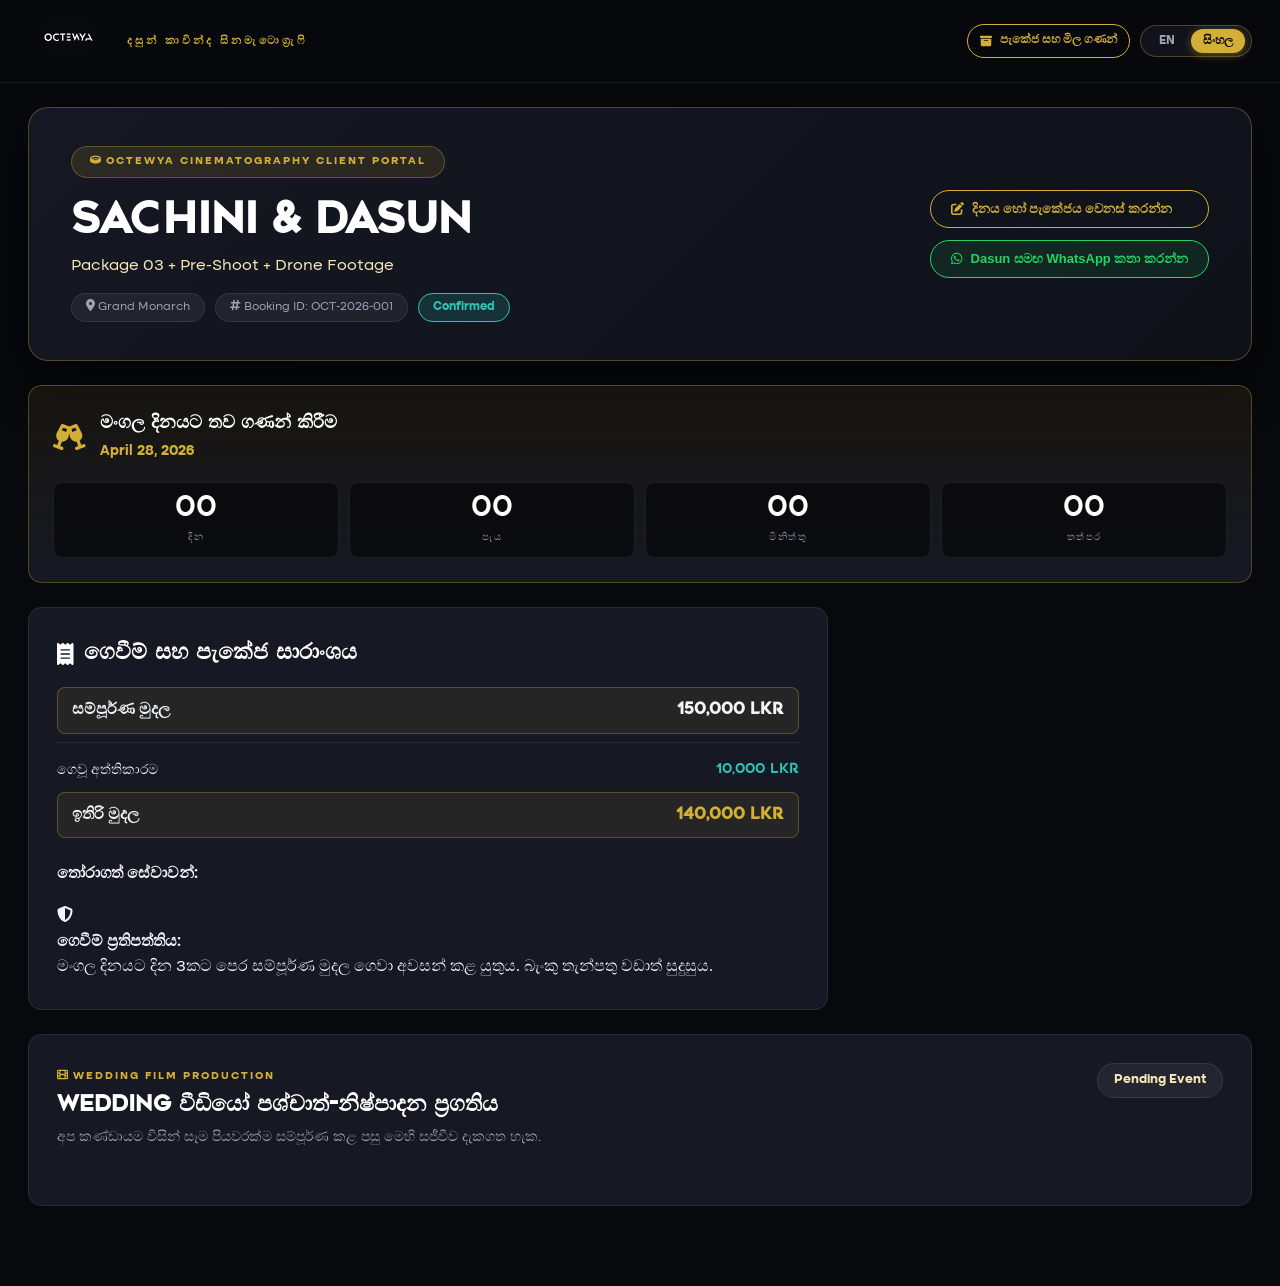
<file: portal.html>
<!DOCTYPE html>
<html lang="si">
<head>
  <meta charset="UTF-8">
  <meta name="viewport" content="width=device-width, initial-scale=1.0">
  <title>OCTEWYA | Client Portal - Live Wedding Production Tracker</title>
  <link rel="stylesheet" href="https://cdnjs.cloudflare.com/ajax/libs/font-awesome/6.5.1/css/all.min.css">
  <link rel="stylesheet" href="style.css">
</head>
<body>

  <!-- Top Navigation Bar for Couple (NO Admin Tabs!) -->
  <header class="studio-header">
    <div class="header-container">
      <div class="brand-box">
        <img src="w.png" alt="OCTEWYA Logo" class="brand-logo" onerror="this.src='B.jpg'">
        <div class="brand-text">
          <span class="sub-brand" data-i18n="subBrand">DASUN KAVINDA CINEMATOGRAPHY</span>
        </div>
      </div>

      <div class="header-right" style="display: flex; gap: 10px; align-items: center;">
        <a href="index.html" class="btn-outline-gold" style="padding: 6px 12px; font-size: 12px;">
          <i class="fa-solid fa-box-archive"></i> <span data-i18n="navPackages">Packages & Booking</span>
        </a>
        <!-- Language Switcher [ EN | සිංහල ] -->
        <div class="lang-switcher">
          <button type="button" class="lang-btn" id="langBtnEn" onclick="switchLanguage('en')">EN</button>
          <button type="button" class="lang-btn active" id="langBtnSi" onclick="switchLanguage('si')">සිංහල</button>
        </div>
      </div>
    </div>
  </header>

  <!-- Live Toast Notification -->
  <div id="liveToast" class="live-toast hidden">
    <div class="toast-icon"><i class="fa-solid fa-bell"></i></div>
    <div class="toast-content">
      <h4 id="toastTitle">Notification</h4>
      <p id="toastMessage">Update details here...</p>
    </div>
    <button class="toast-close" onclick="closeToast()">&times;</button>
  </div>

  <main class="main-content">
    <div class="portal-container">

      <!-- Locked Project Banner (Shown when project is complete & accepted) -->
      <div id="projectLockedBanner" class="project-locked-banner hidden">
        <div class="locked-left">
          <i class="fa-solid fa-circle-check"></i>
          <div>
            <h3 class="locked-title" data-i18n="completedBadge">PROJECT COMPLETED & DELIVERED</h3>
            <p class="locked-desc" data-i18n="completedMessage">මෙම මංගල ව්‍යාපෘතිය සාර්ථකව අවසන් කර භාරදී ඇත. වැඩිදුර වෙනස්කම් සඳහා මෙය Lock කර ඇත.</p>
          </div>
        </div>
        <div class="locked-right">
          <span class="meta-pill status-pill completed-seal"><i class="fa-solid fa-award"></i> Master Video Delivered</span>
        </div>
      </div>
      
      <!-- Couple Portal Hero Banner -->
      <div class="portal-hero">
        <div class="portal-hero-content">
          <span class="badge-gold"><i class="fa-solid fa-ring"></i> <span data-i18n="portalBadge">OCTEWYA CINEMATOGRAPHY CLIENT PORTAL</span></span>
          <h1 class="couple-title" id="portalCoupleTitle">Sachini & Dasun</h1>
          <p class="portal-sub" id="portalPackageSummary">Package 03 + Pre-Shoot + Drone Footage</p>
          <div class="portal-meta-badges">
            <span class="meta-pill"><i class="fa-solid fa-location-dot"></i> <span id="portalLocation">Grand Monarch</span></span>
            <span class="meta-pill"><i class="fa-solid fa-hashtag"></i> Booking ID: <span id="portalBookingId">OCT-2026-001</span></span>
            <span class="meta-pill status-pill" id="portalStatusPill">Confirmed</span>
          </div>
        </div>

        <div class="portal-hero-actions">
          <button class="btn-outline-gold" id="btnEditDetails" onclick="openEditDetailsModal()">
            <i class="fa-solid fa-pen-to-square"></i> <span data-i18n="btnChangeDates">Change Dates / Package</span>
          </button>
          <button class="btn-whatsapp-outline" onclick="openDirectWhatsApp()">
            <i class="fa-brands fa-whatsapp"></i> <span data-i18n="btnChatDasun">Chat with Dasun</span>
          </button>
        </div>
      </div>

      <!-- COUNTDOWN TIMERS -->
      <div class="countdown-grid">
        <!-- Wedding Countdown -->
        <div class="countdown-card wedding-card">
          <div class="card-header">
            <i class="fa-solid fa-champagne-glasses card-icon"></i>
            <div>
              <h3 data-i18n="wdCountdownTitle">Wedding Day Countdown</h3>
              <span class="date-highlight" id="portalWeddingDateFormatted">April 28, 2026</span>
            </div>
          </div>
          <div class="timer-digits">
            <div class="digit-box"><span class="number" id="wdDays">00</span><span class="label" data-i18n="days">Days</span></div>
            <div class="digit-box"><span class="number" id="wdHours">00</span><span class="label" data-i18n="hours">Hours</span></div>
            <div class="digit-box"><span class="number" id="wdMins">00</span><span class="label" data-i18n="mins">Mins</span></div>
            <div class="digit-box"><span class="number" id="wdSecs">00</span><span class="label" data-i18n="secs">Secs</span></div>
          </div>
        </div>

        <!-- Pre-Shoot Countdown (If exists) -->
        <div class="countdown-card preshoot-card" id="preshootCountdownBox" style="display: none;">
          <div class="card-header">
            <i class="fa-solid fa-video card-icon"></i>
            <div>
              <h3 data-i18n="psCountdownTitle">Pre-Shoot Countdown</h3>
              <span class="date-highlight" id="portalPreshootDateFormatted">March 15, 2026</span>
            </div>
          </div>
          <div class="timer-digits">
            <div class="digit-box"><span class="number" id="psDays">00</span><span class="label" data-i18n="days">Days</span></div>
            <div class="digit-box"><span class="number" id="psHours">00</span><span class="label" data-i18n="hours">Hours</span></div>
            <div class="digit-box"><span class="number" id="psMins">00</span><span class="label" data-i18n="mins">Mins</span></div>
            <div class="digit-box"><span class="number" id="psSecs">00</span><span class="label" data-i18n="secs">Secs</span></div>
          </div>
          <div class="preshoot-edit-hint" id="psEditHint" onclick="openEditDetailsModal()">
            <i class="fa-solid fa-calendar-pen"></i> <span data-i18n="psEditHint">දිනය හෝ ස්ථානය වෙනස් කිරීමට ක්ලික් කරන්න</span>
          </div>
        </div>
      </div>

      <!-- PAYMENT STATUS & URGENT ALERT BANNER -->
      <div id="paymentAlertContainer">
        <!-- Dynamically rendered if payment is due close to wedding -->
      </div>

      <div class="booking-layout mt-4">
        <!-- Left: Financial & Package Breakdown -->
        <div class="portal-card">
          <h3 class="portal-card-title"><i class="fa-solid fa-receipt"></i> <span data-i18n="paymentTitle">Payment & Package Overview</span></h3>
          
          <div class="total-row highlight mt-3">
            <span data-i18n="totalAmount">Total Amount:</span>
            <span class="price-val" id="portalTotalAmount">150,000 LKR</span>
          </div>

          <div class="quote-totals mt-2">
            <div class="total-row">
              <span data-i18n="advancePaid">Advance Paid:</span>
              <span class="price-val" id="portalAdvancePaid" style="color: var(--accent-green);">10,000 LKR</span>
            </div>
            <div class="total-row highlight" id="balanceMetricBox">
              <span data-i18n="balanceMetric">Balance Due:</span>
              <span class="price-val gold" id="portalBalanceDue">140,000 LKR</span>
            </div>
          </div>

          <div class="package-breakdown-details mt-4">
            <h4 data-i18n="packageItemsTitle">Package Items Selected:</h4>
            <ul class="breakdown-list" id="portalPackageItemsList">
              <!-- Items list -->
            </ul>
          </div>

          <div class="payment-policy-box mt-3">
            <i class="fa-solid fa-shield-halved"></i>
            <div>
              <strong data-i18n="paymentPolicyTitle">Payment Policy:</strong>
              <p data-i18n="paymentPolicyText">Full payment must be made at least 3 days before the event. Bank transfers are preferred.</p>
            </div>
          </div>
        </div>

        <!-- Right: Super Fast Delivery Card (Shown conditionally) -->
        <div class="portal-card" id="expressDeliveryCard" style="display: none;">
          <div class="express-badge" data-i18n="vipExpressBadge">VIP EXPRESS DELIVERY</div>
          <h3 class="portal-card-title gold" data-i18n="superFastTitle">Super Fast Premiere Delivery</h3>
          <p class="express-desc" data-i18n="superFastDesc">
            ඔබගේ මංගල වීඩියෝව සුවිශේෂී ලෙස <strong>දින 2ක් හෝ 3ක් ඇතුළත</strong> සම්පූර්ණයෙන්ම සකසා ලබාගැනීමට කැමතිද?
          </p>
          <div class="express-offer-box" id="expressOfferDetails">
            <!-- Dynamic pricing -->
          </div>
          <div class="express-actions mt-3">
            <button class="btn-primary-gold w-100" onclick="acceptExpressDelivery()">
              <i class="fa-solid fa-bolt-lightning"></i> <span data-i18n="btnAcceptExpress">Yes, I Want Super Fast Delivery</span>
            </button>
          </div>
        </div>
      </div>

      <!-- ============================================== -->
      <!-- POST-PRODUCTION PROGRESS TRACKERS -->
      <!-- ============================================== -->
      
      <!-- Pre-Shoot Production Tracker -->
      <div class="portal-card mt-4" id="preshootTrackerCard" style="display: none;">
        <div class="tracker-header">
          <div>
            <span class="tag-outline"><i class="fa-solid fa-video"></i> PRE-SHOOT PRODUCTION</span>
            <h3 class="portal-card-title" data-i18n="psTrackerTitle">Pre-Shoot Video Editing Progress</h3>
            <p class="tracker-sub" data-i18n="trackerSub">අප කණ්ඩායම විසින් සෑම පියවරක්ම සම්පූර්ණ කළ පසු මෙහි සජීවීව දැකගත හැක.</p>
          </div>
          <div class="tracker-overall-badge" id="psOverallBadge">Not Started</div>
        </div>

        <div class="pipeline-stepper" id="preshootStepper">
          <!-- 6 Stages -->
        </div>
      </div>

      <!-- Wedding Day Production Tracker -->
      <div class="portal-card mt-4" id="weddingTrackerCard">
        <div class="tracker-header">
          <div>
            <span class="tag-outline"><i class="fa-solid fa-film"></i> WEDDING FILM PRODUCTION</span>
            <h3 class="portal-card-title" data-i18n="wdTrackerTitle">Wedding Video Post-Production Progress</h3>
            <p class="tracker-sub" data-i18n="trackerSub">අප කණ්ඩායම විසින් සෑම පියවරක්ම සම්පූර්ණ කළ පසු මෙහි සජීවීව දැකගත හැක.</p>
          </div>
          <div class="tracker-overall-badge" id="wdOverallBadge">Pending Event</div>
        </div>

        <div class="pipeline-stepper" id="weddingStepper">
          <!-- 6 Stages with Dimmed / Active States -->
        </div>
      </div>

      <!-- ============================================== -->
      <!-- DELIVERY SELECTION, SAFETY, REVISIONS & REVIEW -->
      <!-- ============================================== -->
      <div id="postCompletionSection" class="portal-card mt-4" style="display: none;">
        
        <!-- STEP 7: DELIVERY METHOD SELECTION -->
        <div class="delivery-section">
          <div class="section-badge-gold" data-i18n="deliveryStepTitle">STEP 7: VIDEO DELIVERY PREFERENCE</div>
          <h3 class="portal-card-title" data-i18n="deliverySubTitle">වීඩියෝව ලබාගැනීමට කැමති ආකාරය තෝරන්න</h3>
          
          <div class="delivery-options-grid mt-3">
            <label class="delivery-card" id="optionCloudDrive">
              <input type="radio" name="deliveryMethod" value="cloud" onchange="handleDeliveryChange(this.value)">
              <div class="delivery-card-inner">
                <i class="fa-solid fa-cloud-arrow-down icon"></i>
                <h4 data-i18n="cloudTitle">Google Cloud Drive (Online)</h4>
                <p data-i18n="cloudDesc">4K / 1080p Master Video Files කෙලින්ම Google Drive මඟින් බාගත (Download) කරගත හැක.</p>
                <span class="pill-badge">Instant Access</span>
              </div>
            </label>

            <label class="delivery-card" id="optionUsbStudio">
              <input type="radio" name="deliveryMethod" value="usb_studio" onchange="handleDeliveryChange(this.value)">
              <div class="delivery-card-inner">
                <i class="fa-solid fa-store icon"></i>
                <h4 data-i18n="usbStudioTitle">USB Pen Drive - Studio Pickup</h4>
                <p data-i18n="usbStudioDesc">ඇහැලියගොඩ පිහිටි OCTEWYA Studio වෙත පැමිණ ආරක්ෂිත USB Pen Drive එක ලබාගත හැක.</p>
                <span class="pill-badge">Eheliyagoda</span>
              </div>
            </label>

            <label class="delivery-card" id="optionUsbCourier">
              <input type="radio" name="deliveryMethod" value="usb_courier" onchange="handleDeliveryChange(this.value)">
              <div class="delivery-card-inner">
                <i class="fa-solid fa-truck-fast icon"></i>
                <h4 data-i18n="usbCourierTitle">USB Pen Drive - Courier Delivery</h4>
                <p data-i18n="usbCourierDesc">ඔබගේ නිවසටම ලියාපදිංචි කුරියර් සේවාව මඟින් ආරක්ෂිතව ගෙන්වා ගන්න.</p>
                <span class="pill-badge">Island-wide</span>
              </div>
            </label>
          </div>

          <!-- Courier Address Input -->
          <div id="courierAddressBox" class="courier-address-box mt-3" style="display: none;">
            <label data-i18n="courierAddrLabel">Delivery Address & Landmark (කුරියර් භාරදිය යුතු ලිපිනය) *</label>
            <textarea id="courierAddress" rows="2" placeholder="ලිපිනය, නගරය සහ දුරකථන අංකය..."></textarea>
            <button class="btn-primary-gold mt-2" onclick="saveCourierAddress()" data-i18n="btnSaveAddr">Save Delivery Address</button>
          </div>

          <!-- REDESIGNED & FIXED CRITICAL SAFETY NOTICE (No fragmented columns!) -->
          <div class="safety-guidelines-box mt-4">
            <div class="guideline-header">
              <i class="fa-solid fa-shield-halved" style="font-size: 22px;"></i>
              <h4 data-i18n="safetyTitle">වීඩියෝව සුරක්ෂිතව තබාගැනීම සඳහා විශේෂ උපදෙස්</h4>
            </div>
            
            <ul class="guidelines-list">
              <li><i class="fa-solid fa-circle-check"></i> <span data-i18n="safeRule1">වීඩියෝව ලැබුණු වහාම ඔබගේ පුද්ගලික පරිගණකයක හෝ Cloud Drive එකක Backup පිටපතක් තබාගන්න.</span></li>
              <li><i class="fa-solid fa-circle-check"></i> <span data-i18n="safeRule2">Pen Drive එක දිගුකාලීන ගබඩා මාධ්‍යයක් ලෙස පමණක් විශ්වාසය නොතබා Hard Drive එකක සුරකින්න.</span></li>
            </ul>

            <!-- Clean High-Contrast Red Warning Banner -->
            <div class="critical-red-banner">
              <div class="critical-banner-header">
                <i class="fa-solid fa-triangle-exclamation"></i>
                <span data-i18n="criticalRuleTitle">CRITICAL 1-MONTH COLLECTION NOTICE:</span>
              </div>
              <p class="critical-banner-text" data-i18n="criticalRuleText">
                වීඩියෝව සූදානම් කළ බව දැනුම් දී මාසයක් (දින 30ක්) ඇතුළත ලබාගත යුතුය. මාසයකට පසුව Studio එක සතුව පවතින footage සහ project files මකාදමනු ලබන අතර, ඒ සඳහා අප ආයතනය කිසිදු වගකීමක් නොදරයි.
              </p>
            </div>
          </div>
        </div>

        <!-- STEP 8: CONFIRMATION & FEEDBACK -->
        <div class="confirmation-section mt-5" id="step8Section">
          <div class="section-badge-gold" data-i18n="feedbackStepTitle">STEP 8: CONFIRMATION & FEEDBACK</div>
          <h3 class="portal-card-title" data-i18n="feedbackSubTitle">වීඩියෝව භාරගැනීම සහ සංශෝධන (Revisions)</h3>
          
          <div class="confirm-box mt-3">
            <div class="revision-form">
              <label data-i18n="revisionBoxLabel">අඩුපාඩු හෝ වෙනස් විය යුතු තැන් (Timecode සමඟ සඳහන් කරන්න):</label>
              <textarea id="revisionNotes" rows="3" placeholder="උදා: 12:45 වෙලාවේ clip එකේ audio sound එක වැඩි කරන්න..."></textarea>
              <div class="revision-actions mt-3">
                <button class="btn-outline-gold" onclick="submitRevisions()">
                  <i class="fa-solid fa-paper-plane"></i> <span data-i18n="btnSubmitRevisions">Submit Revisions to Studio</span>
                </button>
                <button class="btn-primary-gold" onclick="confirmVideoAccepted()">
                  <i class="fa-solid fa-circle-check"></i> <span data-i18n="btnAcceptVideo">කිසිදු ගැටලුවක් නැත - වීඩියෝව සතුටින් භාරගත්තෙමි</span>
                </button>
              </div>
            </div>
          </div>
        </div>

        <!-- STEP 9: 5-STAR RATING & REVIEWS -->
        <div class="review-section mt-5" id="reviewSubmissionBox">
          <div class="section-badge-gold" data-i18n="rateStepTitle">STEP 9: RATE & REVIEW OCTEWYA</div>
          <h3 class="portal-card-title" data-i18n="rateSubTitle">අපෙන් ලැබුණු සේවාව පිළිබඳ ඔබේ අදහස (Rate Us)</h3>
          
          <div class="rating-widget mt-3">
            <div class="star-rating" id="starRating">
              <i class="fa-solid fa-star star active" data-val="1" onclick="setRating(1)"></i>
              <i class="fa-solid fa-star star active" data-val="2" onclick="setRating(2)"></i>
              <i class="fa-solid fa-star star active" data-val="3" onclick="setRating(3)"></i>
              <i class="fa-solid fa-star star active" data-val="4" onclick="setRating(4)"></i>
              <i class="fa-solid fa-star star active" data-val="5" onclick="setRating(5)"></i>
            </div>
            <span class="rating-desc" id="ratingDesc">Excellent (5 Stars)</span>
          </div>

          <textarea id="reviewComment" rows="3" class="mt-3" placeholder="OCTEWYA Cinematography සේවාව, වීඩියෝවේ ගුණාත්මකභාවය සහ Dasun Kavinda ගේ කණ්ඩායම පිළිබඳ ඔබේ අදහස මෙහි ලියන්න..."></textarea>
          <button class="btn-primary-gold mt-2" onclick="submitPublicReview()">
            <i class="fa-solid fa-share-from-square"></i> <span data-i18n="btnPublishReview">Submit Review for Showcase</span>
          </button>
        </div>

      </div>

    </div>
  </main>

  <!-- CELEBRATION MODAL (Warm wishes on married life when video accepted) -->
  <div id="celebrationModal" class="modal-overlay hidden">
    <div class="celebration-modal">
      <div class="celebration-icon">
        <i class="fa-solid fa-champagne-glasses"></i>
      </div>
      <h2 class="celebration-title">Congratulations & Best Wishes! 🎉</h2>
      <p class="celebration-wishes" id="celebrationWishesText">
        ඔබ දෙපලගේ අභිනව විවාහ දිවිය ආදරයෙන්, සතුටෙන් සහ සාමයෙන් පිරි වාසනාවන්ත එකක් වේවායි OCTEWYA Cinematography (Dasun Kavinda) අපගේ හදපිරි සුබ පැතුම්! ඔබගේ සිනමාත්මක මතකය නිර්මාණය කිරීමට ලැබීම අපට මහත් ගෞරවයක්.
      </p>
      <button class="btn-back-dashboard" onclick="closeCelebrationModal()">
        <i class="fa-solid fa-arrow-left"></i> Back to Dashboard
      </button>
    </div>
  </div>

  <!-- Edit Details Modal -->
  <div id="editDetailsModal" class="modal-overlay hidden">
    <div class="modal-card">
      <div class="modal-header">
        <h3><i class="fa-solid fa-pen-to-square"></i> Update Dates or Package</h3>
        <button class="modal-close" onclick="closeEditDetailsModal()">&times;</button>
      </div>
      <div class="modal-body">
        <p class="small-text">ඔබ දිනයක් හෝ පැකේජයක් වෙනස් කළ විට ස්වයංක්‍රීයව Dasun Kavinda වෙත WhatsApp Notification එකක් යවනු ලැබේ.</p>
        <div class="form-group mt-3">
          <label>Wedding Date</label>
          <input type="date" id="editWeddingDate">
        </div>
        <div class="form-group mt-2">
          <label>Pre-Shoot Date</label>
          <input type="date" id="editPreshootDate">
        </div>
        <div class="form-group mt-2">
          <label>Pre-Shoot Location</label>
          <input type="text" id="editPreshootLocation">
        </div>
        <div class="form-group mt-2">
          <label>Reason for change / Notes</label>
          <textarea id="editChangeReason" rows="2" placeholder="දිනය වෙනස් කිරීමට හේතුව..."></textarea>
        </div>
      </div>
      <div class="modal-footer">
        <button class="btn-outline-light" onclick="closeEditDetailsModal()">Cancel</button>
        <button class="btn-primary-gold" onclick="saveClientChanges()">Save & Notify Studio</button>
      </div>
    </div>
  </div>

  <script src="fontawesome.js"></script>
  <script src="translations.js"></script>
  <script src="app.js"></script>
</body>
</html>
</file>
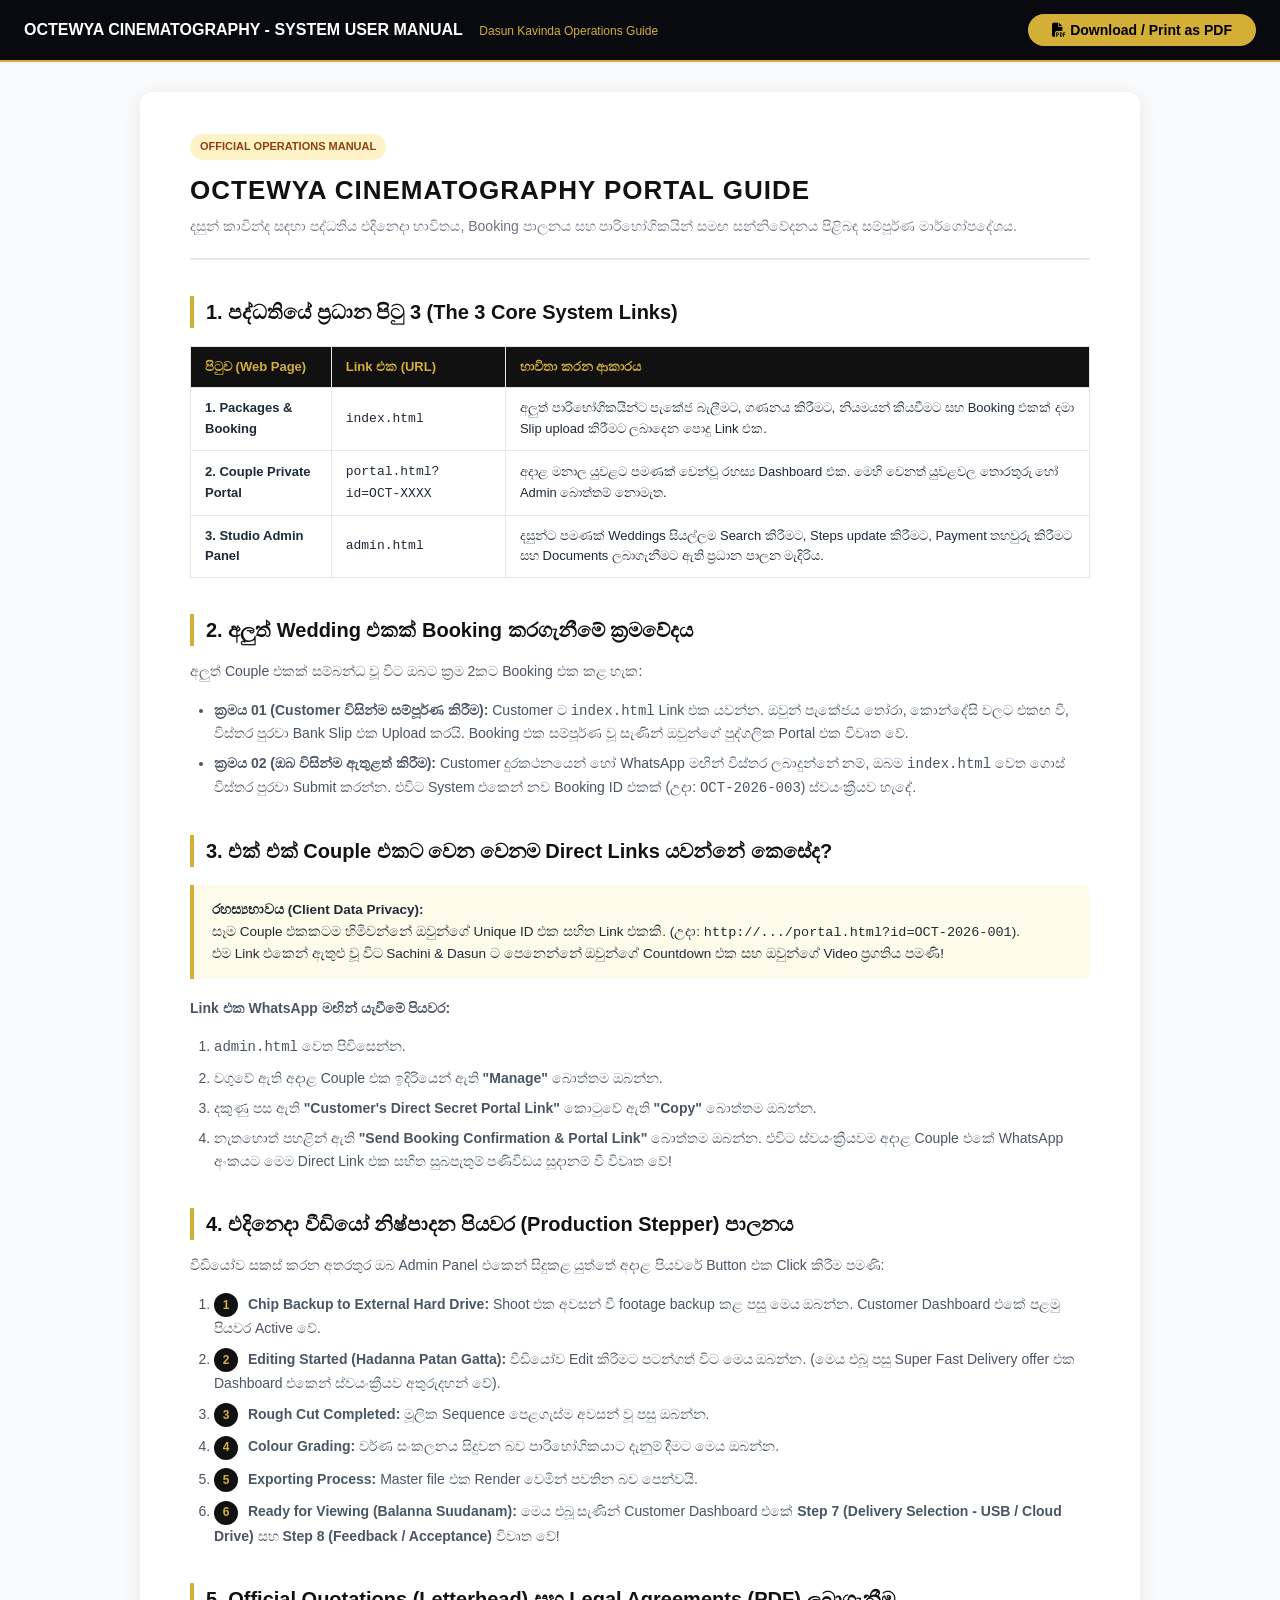
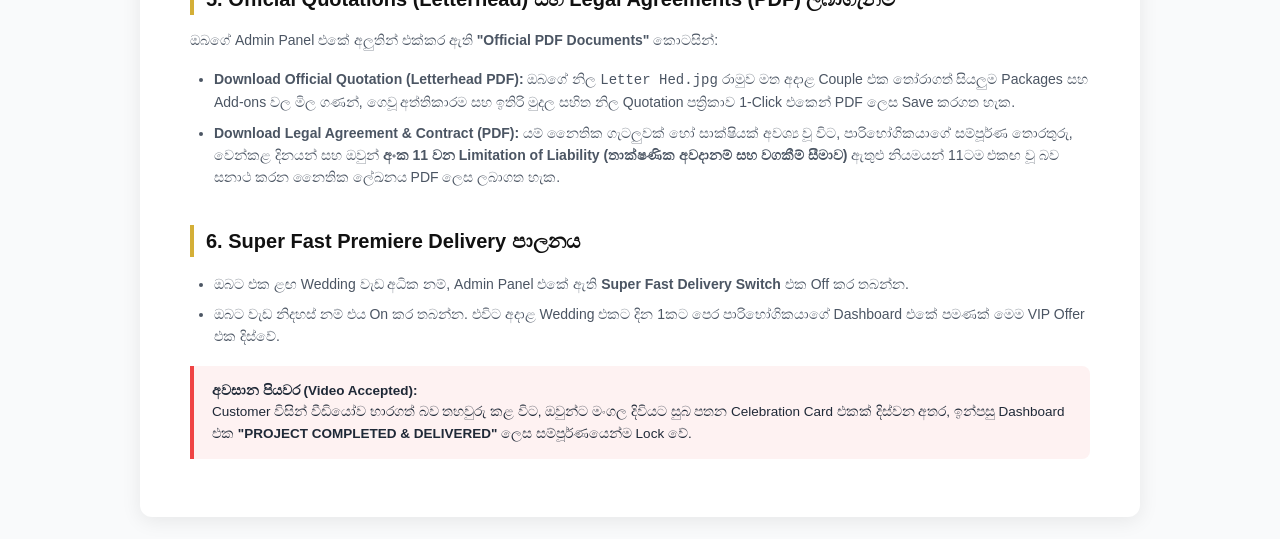
<file: UserGuide.html>
<!DOCTYPE html>
<html lang="si">
<head>
  <meta charset="utf-8">
  <meta name="viewport" content="width=device-width, initial-scale=1.0">
  <title>OCTEWYA Portal - Complete System User Guide & Workflow Manual</title>
  <link rel="stylesheet" href="https://cdnjs.cloudflare.com/ajax/libs/font-awesome/6.5.1/css/all.min.css">
  <style>
    @page { size: A4; margin: 16mm; }
    body {
      font-family: 'Segoe UI', Arial, sans-serif;
      color: #1F2937;
      background: #F9FAFB;
      line-height: 1.6;
      margin: 0;
      padding: 0;
    }
    .print-banner {
      background: #090A0F;
      color: #fff;
      padding: 14px 24px;
      display: flex;
      justify-content: space-between;
      align-items: center;
      position: sticky;
      top: 0;
      z-index: 100;
      border-bottom: 2px solid #D4AF37;
    }
    .btn-save-pdf {
      background: #D4AF37;
      color: #000;
      border: none;
      padding: 8px 24px;
      border-radius: 20px;
      font-weight: 700;
      cursor: pointer;
      font-size: 14px;
    }
    .guide-container {
      max-width: 900px;
      margin: 30px auto;
      background: #fff;
      padding: 40px 50px;
      border-radius: 12px;
      box-shadow: 0 4px 20px rgba(0, 0, 0, 0.08);
    }
    .guide-header {
      border-bottom: 2px solid #E5E7EB;
      padding-bottom: 20px;
      margin-bottom: 30px;
    }
    .brand-title {
      font-size: 26px;
      font-weight: 800;
      color: #111;
      letter-spacing: 1px;
    }
    .gold-text { color: #D4AF37; }
    .guide-badge {
      background: #FEF3C7;
      color: #92400E;
      font-size: 11px;
      font-weight: 700;
      padding: 4px 10px;
      border-radius: 20px;
      display: inline-block;
      margin-bottom: 10px;
    }
    h2 {
      font-size: 20px;
      color: #111;
      border-left: 4px solid #D4AF37;
      padding-left: 12px;
      margin-top: 36px;
      margin-bottom: 14px;
    }
    h3 {
      font-size: 16px;
      color: #374151;
      margin-top: 20px;
      margin-bottom: 8px;
    }
    p, li { font-size: 14px; color: #4B5563; }
    ul, ol { padding-left: 24px; margin-bottom: 16px; }
    li { margin-bottom: 8px; }
    .callout-box {
      background: #F3F4F6;
      border-left: 4px solid #3B82F6;
      padding: 14px 18px;
      border-radius: 0 8px 8px 0;
      margin: 18px 0;
      font-size: 13.5px;
    }
    .callout-box.gold {
      background: #FFFBEB;
      border-left-color: #D4AF37;
    }
    .callout-box.red {
      background: #FEF2F2;
      border-left-color: #EF4444;
    }
    .step-badge-num {
      background: #111;
      color: #D4AF37;
      width: 24px;
      height: 24px;
      border-radius: 50%;
      display: inline-flex;
      align-items: center;
      justify-content: center;
      font-size: 12px;
      font-weight: 700;
      margin-right: 6px;
    }
    table {
      width: 100%;
      border-collapse: collapse;
      margin: 18px 0;
      font-size: 13px;
    }
    th, td {
      border: 1px solid #E5E7EB;
      padding: 10px 14px;
      text-align: left;
    }
    th { background: #111; color: #D4AF37; font-weight: 700; }
    @media print {
      .print-banner { display: none; }
      body { background: #fff; }
      .guide-container { box-shadow: none; padding: 0; margin: 0; }
    }
  </style>
</head>
<body>

  <div class="print-banner">
    <div>
      <strong>OCTEWYA CINEMATOGRAPHY - SYSTEM USER MANUAL</strong>
      <span style="font-size: 12px; color: #D4AF37; margin-left: 12px;">Dasun Kavinda Operations Guide</span>
    </div>
    <button class="btn-save-pdf" onclick="window.print()">
      <i class="fa-solid fa-file-pdf"></i> Download / Print as PDF
    </button>
  </div>

  <div class="guide-container">
    <div class="guide-header">
      <span class="guide-badge">OFFICIAL OPERATIONS MANUAL</span>
      <div class="brand-title">OCTEWYA CINEMATOGRAPHY PORTAL GUIDE</div>
      <p style="margin: 4px 0 0; color: #6B7280; font-size: 14px;">
        දසුන් කාවින්ද සඳහා පද්ධතිය එදිනෙදා භාවිතය, Booking පාලනය සහ පාරිභෝගිකයින් සමඟ සන්නිවේදනය පිළිබඳ සම්පූර්ණ මාර්ගෝපදේශය.
      </p>
    </div>

    <h2>1. පද්ධතියේ ප්‍රධාන පිටු 3 (The 3 Core System Links)</h2>
    <table>
      <thead>
        <tr>
          <th>පිටුව (Web Page)</th>
          <th>Link එක (URL)</th>
          <th>භාවිතා කරන ආකාරය</th>
        </tr>
      </thead>
      <tbody>
        <tr>
          <td><strong>1. Packages & Booking</strong></td>
          <td><code>index.html</code></td>
          <td>අලුත් පාරිභෝගිකයින්ට පැකේජ බැලීමට, ගණනය කිරීමට, නියමයන් කියවීමට සහ Booking එකක් දමා Slip upload කිරීමට ලබාදෙන පොදු Link එක.</td>
        </tr>
        <tr>
          <td><strong>2. Couple Private Portal</strong></td>
          <td><code>portal.html?id=OCT-XXXX</code></td>
          <td>අදාළ මනාල යුවළට පමණක් වෙන්වූ රහස්‍ය Dashboard එක. මෙහි වෙනත් යුවළවල තොරතුරු හෝ Admin බොත්තම් නොමැත.</td>
        </tr>
        <tr>
          <td><strong>3. Studio Admin Panel</strong></td>
          <td><code>admin.html</code></td>
          <td>දසුන්ට පමණක් Weddings සියල්ලම Search කිරීමට, Steps update කිරීමට, Payment තහවුරු කිරීමට සහ Documents ලබාගැනීමට ඇති ප්‍රධාන පාලන මැදිරිය.</td>
        </tr>
      </tbody>
    </table>

    <h2>2. අලුත් Wedding එකක් Booking කරගැනීමේ ක්‍රමවේදය</h2>
    <p>අලුත් Couple එකක් සම්බන්ධ වූ විට ඔබට ක්‍රම 2කට Booking එක කළ හැක:</p>
    <ul>
      <li><strong>ක්‍රමය 01 (Customer විසින්ම සම්පූර්ණ කිරීම):</strong> Customer ට <code>index.html</code> Link එක යවන්න. ඔවුන් පැකේජය තෝරා, කොන්දේසි වලට එකඟ වී, විස්තර පුරවා Bank Slip එක Upload කරයි. Booking එක සම්පූර්ණ වූ සැණින් ඔවුන්ගේ පුද්ගලික Portal එක විවෘත වේ.</li>
      <li><strong>ක්‍රමය 02 (ඔබ විසින්ම ඇතුළත් කිරීම):</strong> Customer දුරකථනයෙන් හෝ WhatsApp මඟින් විස්තර ලබාදුන්නේ නම්, ඔබම <code>index.html</code> වෙත ගොස් විස්තර පුරවා Submit කරන්න. එවිට System එකෙන් නව Booking ID එකක් (උදා: <code>OCT-2026-003</code>) ස්වයංක්‍රීයව හැදේ.</li>
    </ul>

    <h2>3. එක් එක් Couple එකට වෙන වෙනම Direct Links යවන්නේ කෙසේද?</h2>
    <div class="callout-box gold">
      <strong>රහස්‍යභාවය (Client Data Privacy):</strong><br>
      සෑම Couple එකකටම හිමිවන්නේ ඔවුන්ගේ Unique ID එක සහිත Link එකකි. (උදා: <code>http://.../portal.html?id=OCT-2026-001</code>).<br>
      එම Link එකෙන් ඇතුළු වූ විට Sachini & Dasun ට පෙනෙන්නේ ඔවුන්ගේ Countdown එක සහ ඔවුන්ගේ Video ප්‍රගතිය පමණි!
    </div>
    
    <p><strong>Link එක WhatsApp මඟින් යැවීමේ පියවර:</strong></p>
    <ol>
      <li><code>admin.html</code> වෙත පිවිසෙන්න.</li>
      <li>වගුවේ ඇති අදාළ Couple එක ඉදිරියෙන් ඇති <strong>"Manage"</strong> බොත්තම ඔබන්න.</li>
      <li>දකුණු පස ඇති <strong>"Customer's Direct Secret Portal Link"</strong> කොටුවේ ඇති <strong>"Copy"</strong> බොත්තම ඔබන්න.</li>
      <li>නැතහොත් පහළින් ඇති <strong>"Send Booking Confirmation & Portal Link"</strong> බොත්තම ඔබන්න. එවිට ස්වයංක්‍රීයවම අදාළ Couple එකේ WhatsApp අංකයට මෙම Direct Link එක සහිත සුබපැතුම් පණිවිඩය සූදානම් වී විවෘත වේ!</li>
    </ol>

    <h2>4. එදිනෙදා වීඩියෝ නිෂ්පාදන පියවර (Production Stepper) පාලනය</h2>
    <p>වීඩියෝව සකස් කරන අතරතුර ඔබ Admin Panel එකෙන් සිදුකළ යුත්තේ අදාළ පියවරේ Button එක Click කිරීම පමණි:</p>
    <ol>
      <li><span class="step-badge-num">1</span> <strong>Chip Backup to External Hard Drive:</strong> Shoot එක අවසන් වී footage backup කළ පසු මෙය ඔබන්න. Customer Dashboard එකේ පළමු පියවර Active වේ.</li>
      <li><span class="step-badge-num">2</span> <strong>Editing Started (Hadanna Patan Gatta):</strong> වීඩියෝව Edit කිරීමට පටන්ගත් විට මෙය ඔබන්න. (මෙය එබූ පසු Super Fast Delivery offer එක Dashboard එකෙන් ස්වයංක්‍රීයව අතුරුදහන් වේ).</li>
      <li><span class="step-badge-num">3</span> <strong>Rough Cut Completed:</strong> මූලික Sequence පෙළගැස්ම අවසන් වූ පසු ඔබන්න.</li>
      <li><span class="step-badge-num">4</span> <strong>Colour Grading:</strong> වර්ණ සංකලනය සිදුවන බව පාරිභෝගිකයාට දැනුම් දීමට මෙය ඔබන්න.</li>
      <li><span class="step-badge-num">5</span> <strong>Exporting Process:</strong> Master file එක Render වෙමින් පවතින බව පෙන්වයි.</li>
      <li><span class="step-badge-num">6</span> <strong>Ready for Viewing (Balanna Suudanam):</strong> මෙය එබූ සැණින් Customer Dashboard එකේ <strong>Step 7 (Delivery Selection - USB / Cloud Drive)</strong> සහ <strong>Step 8 (Feedback / Acceptance)</strong> විවෘත වේ!</li>
    </ol>

    <h2>5. Official Quotations (Letterhead) සහ Legal Agreements (PDF) ලබාගැනීම</h2>
    <p>ඔබගේ Admin Panel එකේ අලුතින් එක්කර ඇති <strong>"Official PDF Documents"</strong> කොටසින්:</p>
    <ul>
      <li><strong>Download Official Quotation (Letterhead PDF):</strong> ඔබගේ නිල <code>Letter Hed.jpg</code> රාමුව මත අදාළ Couple එක තෝරාගත් සියලුම Packages සහ Add-ons වල මිල ගණන්, ගෙවූ අත්තිකාරම සහ ඉතිරි මුදල සහිත නිල Quotation පත්‍රිකාව 1-Click එකෙන් PDF ලෙස Save කරගත හැක.</li>
      <li><strong>Download Legal Agreement & Contract (PDF):</strong> යම් නෛතික ගැටලුවක් හෝ සාක්ෂියක් අවශ්‍ය වූ විට, පාරිභෝගිකයාගේ සම්පූර්ණ තොරතුරු, වෙන්කළ දිනයන් සහ ඔවුන් <strong>අංක 11 වන Limitation of Liability (තාක්ෂණික අවදානම් සහ වගකීම් සීමාව)</strong> ඇතුළු නියමයන් 11ටම එකඟ වූ බව සනාථ කරන නෛතික ලේඛනය PDF ලෙස ලබාගත හැක.</li>
    </ul>

    <h2>6. Super Fast Premiere Delivery පාලනය</h2>
    <ul>
      <li>ඔබට එක ළඟ Wedding වැඩ අධික නම්, Admin Panel එකේ ඇති <strong>Super Fast Delivery Switch</strong> එක Off කර තබන්න.</li>
      <li>ඔබට වැඩ නිදහස් නම් එය On කර තබන්න. එවිට අදාළ Wedding එකට දින 1කට පෙර පාරිභෝගිකයාගේ Dashboard එකේ පමණක් මෙම VIP Offer එක දිස්වේ.</li>
    </ul>

    <div class="callout-box red">
      <strong>අවසාන පියවර (Video Accepted):</strong><br>
      Customer විසින් වීඩියෝව භාරගත් බව තහවුරු කළ විට, ඔවුන්ට මංගල දිවියට සුබ පතන Celebration Card එකක් දිස්වන අතර, ඉන්පසු Dashboard එක <strong>"PROJECT COMPLETED & DELIVERED"</strong> ලෙස සම්පූර්ණයෙන්ම Lock වේ.
    </div>
  </div>

</body>
</html>
</file>
<file: style.css>
/* ===================================================
   OCTEWYA CINEMATOGRAPHY - LUXURY CINEMA STYLES
   Custom Fonts: Captain Marvel, Altone Trial
   Colors: Obsidian Black, Champagne Gold, Pure White
=================================================== */

@font-face {
  font-family: 'CaptainMarvel';
  src: url('fonts/Captainmarvel-anm9.ttf') format('truetype');
  font-weight: normal;
  font-style: normal;
}

@font-face {
  font-family: 'Altone';
  src: url('fonts/AltoneTrial-Regular.ttf') format('truetype');
  font-weight: 400;
  font-style: normal;
}

@font-face {
  font-family: 'Altone';
  src: url('fonts/AltoneTrial-Bold.ttf') format('truetype');
  font-weight: 700;
  font-style: normal;
}

:root {
  --bg-dark: #08090D;
  --bg-surface: #11131B;
  --bg-card: #161924;
  --bg-card-hover: #1D2130;
  --gold: #D4AF37;
  --gold-light: #F6E7B9;
  --gold-dim: rgba(212, 175, 55, 0.12);
  --gold-glow: rgba(212, 175, 55, 0.4);
  --text-main: #F2F4F8;
  --text-muted: #9BA3B5;
  --text-dim: #5E6578;
  --accent-red: #E63946;
  --accent-red-bg: rgba(230, 57, 70, 0.16);
  --accent-green: #2EC4B6;
  --accent-green-bg: rgba(46, 196, 182, 0.16);
  --border: rgba(255, 255, 255, 0.08);
  --border-gold: rgba(212, 175, 55, 0.32);
  --radius-sm: 8px;
  --radius-md: 14px;
  --radius-lg: 20px;
  --font-display: 'CaptainMarvel', 'Cinzel', serif;
  --font-body: 'Altone', -apple-system, BlinkMacSystemFont, 'Segoe UI', Roboto, sans-serif;
  --transition: all 0.25s ease-out;
}

* {
  box-sizing: border-box;
  margin: 0;
  padding: 0;
}

body {
  font-family: var(--font-body);
  background-color: var(--bg-dark);
  color: var(--text-main);
  line-height: 1.6;
  min-height: 100vh;
  overflow-x: hidden;
}

.hidden {
  display: none !important;
}

/* Scrollbar */
::-webkit-scrollbar { width: 8px; height: 8px; }
::-webkit-scrollbar-track { background: var(--bg-dark); }
::-webkit-scrollbar-thumb { background: var(--border-gold); border-radius: 4px; }

/* ===================================================
   HEADER & LOGO ENLARGEMENT
=================================================== */
.studio-header {
  position: sticky;
  top: 0;
  z-index: 1000;
  background: rgba(8, 9, 13, 0.94);
  backdrop-filter: blur(20px);
  border-bottom: 1px solid var(--border);
  padding: 14px 28px;
}

.header-container {
  max-width: 1440px;
  margin: 0 auto;
  display: flex;
  align-items: center;
  justify-content: space-between;
  gap: 24px;
}

.brand-box {
  display: flex;
  align-items: center;
  gap: 18px;
  cursor: pointer;
  text-decoration: none;
}

.brand-logo {
  height: 54px;
  width: auto;
  object-fit: contain;
  filter: drop-shadow(0 0 16px rgba(255, 255, 255, 0.25));
  transition: var(--transition);
}

.brand-logo:hover {
  transform: scale(1.03);
  filter: drop-shadow(0 0 20px var(--gold-glow));
}

.sub-brand {
  font-size: 11px;
  letter-spacing: 3px;
  color: var(--gold);
  font-weight: 700;
  text-transform: uppercase;
}

/* Language Switcher */
.header-right {
  display: flex;
  align-items: center;
  gap: 16px;
}

.lang-switcher {
  display: flex;
  align-items: center;
  background: var(--bg-surface);
  border: 1px solid var(--border-gold);
  border-radius: 30px;
  padding: 3px 6px;
  gap: 4px;
}

.lang-btn {
  background: transparent;
  border: none;
  color: var(--text-muted);
  font-family: var(--font-body);
  font-weight: 700;
  font-size: 12px;
  padding: 5px 12px;
  border-radius: 20px;
  cursor: pointer;
  transition: var(--transition);
}

.lang-btn.active {
  background: var(--gold);
  color: #000;
  box-shadow: 0 2px 10px var(--gold-glow);
}

/* ===================================================
   HERO & TYPOGRAPHY
=================================================== */
.main-content {
  max-width: 1440px;
  margin: 0 auto;
  padding: 24px 28px 80px;
}

.hero-banner {
  text-align: center;
  padding: 36px 20px 44px;
}

.badge-gold {
  display: inline-block;
  background: var(--gold-dim);
  color: var(--gold);
  border: 1px solid var(--border-gold);
  padding: 6px 18px;
  border-radius: 30px;
  font-size: 11px;
  letter-spacing: 2px;
  font-weight: 700;
  text-transform: uppercase;
  margin-bottom: 14px;
}

.hero-title {
  font-family: var(--font-display);
  font-size: 44px;
  letter-spacing: 1px;
  color: #FFFFFF;
  margin-bottom: 12px;
  line-height: 1.2;
}

.hero-subtitle {
  color: var(--text-muted);
  max-width: 720px;
  margin: 0 auto;
  font-size: 15.5px;
}

.section-title-wrap {
  margin-bottom: 22px;
}

.section-title {
  font-family: var(--font-display);
  font-size: 24px;
  color: #fff;
  display: flex;
  align-items: center;
  gap: 12px;
}

.section-title svg, .section-title i {
  color: var(--gold);
  font-size: 20px;
}

.section-desc {
  font-size: 13.5px;
  color: var(--text-muted);
  margin-top: 4px;
}

/* ===================================================
   PACKAGES GRID
=================================================== */
.booking-layout {
  display: grid;
  grid-template-columns: 1fr 390px;
  gap: 34px;
  align-items: start;
}

.packages-grid {
  display: grid;
  grid-template-columns: repeat(auto-fit, minmax(260px, 1fr));
  gap: 20px;
}

.package-card {
  background: var(--bg-surface);
  border: 1px solid var(--border);
  border-radius: var(--radius-md);
  padding: 24px;
  display: flex;
  flex-direction: column;
  transition: var(--transition);
  cursor: pointer;
}

.package-card:hover {
  transform: translateY(-4px);
  border-color: var(--border-gold);
  box-shadow: 0 12px 36px rgba(0, 0, 0, 0.5);
}

.package-card.selected {
  border-color: var(--gold);
  background: linear-gradient(180deg, rgba(212, 175, 55, 0.1) 0%, var(--bg-surface) 100%);
  box-shadow: 0 0 28px var(--gold-glow);
}

.card-top {
  display: flex;
  justify-content: space-between;
  align-items: flex-start;
  margin-bottom: 12px;
}

.pkg-tier {
  font-family: var(--font-display);
  font-size: 19px;
  color: #fff;
}

.vip-tag {
  background: linear-gradient(135deg, #FFDF00, #D4AF37);
  color: #000;
  font-size: 10px;
  font-weight: 800;
  padding: 4px 10px;
  border-radius: 4px;
  letter-spacing: 1px;
}

.pkg-price-row {
  margin-bottom: 16px;
  padding-bottom: 16px;
  border-bottom: 1px solid var(--border);
}

.pkg-price {
  font-family: var(--font-display);
  font-size: 28px;
  color: var(--gold);
}

.pkg-price-unit {
  font-size: 12px;
  color: var(--text-muted);
}

.features-list {
  list-style: none;
  display: flex;
  flex-direction: column;
  gap: 10px;
  margin-bottom: 22px;
  flex-grow: 1;
}

.features-list li {
  font-size: 13px;
  color: var(--text-main);
  display: flex;
  align-items: flex-start;
  gap: 10px;
  line-height: 1.4;
}

.features-list li svg, .features-list li i {
  color: var(--gold);
  margin-top: 4px;
  font-size: 12px;
  flex-shrink: 0;
}

.pkg-btn-select {
  width: 100%;
  padding: 12px;
  border-radius: var(--radius-sm);
  background: rgba(255, 255, 255, 0.06);
  border: 1px solid var(--border);
  color: #fff;
  font-weight: 700;
  font-size: 13px;
  cursor: pointer;
  transition: var(--transition);
}

.package-card.selected .pkg-btn-select {
  background: var(--gold);
  color: #000;
  border-color: var(--gold);
}

.additional-sessions-grid {
  display: flex;
  flex-direction: column;
  gap: 22px;
}

.category-block {
  background: var(--bg-surface);
  border: 1px solid var(--border);
  border-radius: var(--radius-md);
  padding: 22px;
}

.category-title {
  font-family: var(--font-display);
  font-size: 18px;
  color: var(--gold);
  margin-bottom: 16px;
  display: flex;
  align-items: center;
  gap: 10px;
}

.sub-grid {
  display: grid;
  grid-template-columns: repeat(auto-fit, minmax(280px, 1fr));
  gap: 16px;
}

.addons-grid {
  display: grid;
  grid-template-columns: repeat(auto-fit, minmax(260px, 1fr));
  gap: 14px;
}

.addon-card {
  background: var(--bg-surface);
  border: 1px solid var(--border);
  border-radius: var(--radius-sm);
  padding: 14px 18px;
  display: flex;
  align-items: center;
  justify-content: space-between;
  cursor: pointer;
  transition: var(--transition);
}

.addon-card:hover { border-color: var(--border-gold); }
.addon-card.selected { border-color: var(--gold); background: var(--gold-dim); }
.addon-name { font-size: 13.5px; font-weight: 700; color: #fff; }
.addon-note { font-size: 11px; color: var(--text-muted); }
.addon-price { font-family: var(--font-display); color: var(--gold); font-size: 15px; }

/* ===================================================
   QUOTE SIDEBAR
=================================================== */
.booking-sidebar {
  position: sticky;
  top: 96px;
}

.quote-card {
  background: var(--bg-card);
  border: 1px solid var(--border-gold);
  border-radius: var(--radius-md);
  padding: 24px;
  box-shadow: 0 12px 48px rgba(0, 0, 0, 0.6);
}

.quote-header {
  border-bottom: 1px solid var(--border);
  padding-bottom: 14px;
  margin-bottom: 16px;
}

.quote-tag { font-size: 10px; letter-spacing: 2px; color: var(--gold); font-weight: 700; }
.quote-title { font-family: var(--font-display); font-size: 22px; color: #fff; }

.quote-items-list {
  display: flex;
  flex-direction: column;
  gap: 8px;
  margin-bottom: 18px;
  max-height: 240px;
  overflow-y: auto;
}

.quote-item {
  display: flex;
  justify-content: space-between;
  align-items: center;
  font-size: 13px;
  color: var(--text-main);
  padding: 6px 0;
  border-bottom: 1px dashed rgba(255, 255, 255, 0.06);
}

.empty-quote {
  font-size: 13px;
  color: var(--text-muted);
  text-align: center;
  padding: 20px 0;
}

.quote-totals {
  border-top: 1px solid var(--border);
  padding-top: 16px;
  display: flex;
  flex-direction: column;
  gap: 10px;
}

.total-row {
  display: flex;
  justify-content: space-between;
  font-size: 14px;
}

.total-row.sub { font-size: 13.5px; }

.total-row.highlight {
  font-size: 15.5px;
  font-weight: 700;
  background: rgba(212, 175, 55, 0.08);
  padding: 10px 14px;
  border-radius: var(--radius-sm);
  border: 1px solid var(--border-gold);
}

.total-row.balance { font-size: 14px; color: var(--text-muted); }
.price-val { font-family: var(--font-display); }
.price-val.gold { color: var(--gold); }
.advance-note { font-size: 11px; color: #E6A23C; line-height: 1.4; }

.tc-agreement-box {
  margin-top: 18px;
  padding-top: 14px;
  border-top: 1px solid var(--border);
}

.btn-terms-modal {
  background: transparent;
  border: none;
  color: var(--gold);
  font-size: 12.5px;
  font-weight: 700;
  cursor: pointer;
  text-decoration: underline;
  display: flex;
  align-items: center;
  gap: 6px;
}

.custom-checkbox {
  display: flex;
  align-items: flex-start;
  gap: 10px;
  cursor: pointer;
  font-size: 12px;
  color: var(--text-muted);
  margin-top: 10px;
  line-height: 1.4;
}

.custom-checkbox input { margin-top: 3px; accent-color: var(--gold); }

/* Buttons */
.btn-primary-gold {
  background: linear-gradient(135deg, #F6E7B9 0%, #D4AF37 50%, #B88915 100%);
  color: #000;
  border: none;
  font-family: var(--font-body);
  font-weight: 700;
  font-size: 14px;
  padding: 12px 24px;
  border-radius: 30px;
  cursor: pointer;
  display: inline-flex;
  align-items: center;
  justify-content: center;
  gap: 8px;
  transition: var(--transition);
  box-shadow: 0 4px 18px var(--gold-glow);
}

.btn-primary-gold:hover:not(:disabled) {
  transform: translateY(-2px);
  box-shadow: 0 6px 26px rgba(212, 175, 55, 0.55);
}

.btn-primary-gold:disabled {
  opacity: 0.4;
  cursor: not-allowed;
  filter: grayscale(1);
}

.btn-primary-gold.btn-lg {
  padding: 16px 36px;
  font-size: 16px;
}

.btn-outline-gold {
  background: transparent;
  border: 1px solid var(--gold);
  color: var(--gold);
  padding: 10px 20px;
  border-radius: 30px;
  font-weight: 700;
  font-size: 13px;
  cursor: pointer;
  display: inline-flex;
  align-items: center;
  gap: 8px;
  text-decoration: none;
  transition: var(--transition);
}

.btn-outline-gold:hover {
  background: var(--gold);
  color: #000;
}

.btn-whatsapp-outline {
  background: rgba(37, 211, 102, 0.1);
  border: 1px solid #25D366;
  color: #25D366;
  padding: 10px 20px;
  border-radius: 30px;
  font-weight: 700;
  font-size: 13px;
  cursor: pointer;
  display: inline-flex;
  align-items: center;
  gap: 8px;
  transition: var(--transition);
}

.btn-whatsapp-outline:hover {
  background: #25D366;
  color: #000;
}

.w-100 { width: 100%; }
.mt-1 { margin-top: 4px; }
.mt-2 { margin-top: 8px; }
.mt-3 { margin-top: 16px; }
.mt-4 { margin-top: 24px; }
.mt-5 { margin-top: 40px; }
.text-center { text-align: center; }

/* ===================================================
   BOOKING FORM & BANK CARDS
=================================================== */
.booking-form-section {
  margin-top: 50px;
  padding-top: 40px;
  border-top: 1px solid var(--border);
}

.form-container {
  max-width: 900px;
  margin: 0 auto;
  background: var(--bg-card);
  border: 1px solid var(--border-gold);
  border-radius: var(--radius-lg);
  padding: 40px;
  box-shadow: 0 20px 60px rgba(0, 0, 0, 0.7);
}

.form-grid {
  display: grid;
  grid-template-columns: 1fr 1fr;
  gap: 20px;
  margin-top: 30px;
}

.col-span-2 { grid-column: span 2; }

.form-group {
  display: flex;
  flex-direction: column;
  gap: 8px;
}

.form-group label {
  font-size: 13.5px;
  font-weight: 700;
  color: var(--text-main);
  display: flex;
  align-items: center;
  gap: 8px;
}

.form-group label svg, .form-group label i { color: var(--gold); }

.inline-inputs {
  display: flex;
  align-items: center;
  gap: 12px;
}

.inline-inputs input { flex: 1; }
.and-symbol { font-family: var(--font-display); font-size: 24px; color: var(--gold); }

input[type="text"],
input[type="date"],
input[type="tel"],
input[type="number"],
select,
textarea {
  background: var(--bg-surface);
  border: 1px solid var(--border);
  color: #fff;
  padding: 12px 16px;
  border-radius: var(--radius-sm);
  font-family: var(--font-body);
  font-size: 14px;
  outline: none;
  transition: var(--transition);
}

select option {
  background: #181A24;
  color: #fff;
}

input:focus, textarea:focus, select:focus {
  border-color: var(--gold);
  box-shadow: 0 0 16px var(--gold-glow);
}

.helper-text { font-size: 11px; color: var(--text-muted); }

.preshoot-notice-card {
  background: rgba(212, 175, 55, 0.05);
  border: 1px dashed var(--border-gold);
  padding: 16px;
  border-radius: var(--radius-sm);
}

.notice-header {
  display: flex;
  align-items: center;
  gap: 8px;
  color: var(--gold);
  margin-bottom: 6px;
}

/* Two Bank Accounts Display */
.bank-details-card {
  background: linear-gradient(135deg, rgba(20, 24, 38, 0.95) 0%, rgba(28, 33, 50, 0.95) 100%);
  border: 1px solid var(--border-gold);
  padding: 22px;
  border-radius: var(--radius-sm);
}

.bank-info-header {
  display: flex;
  align-items: flex-start;
  gap: 14px;
  margin-bottom: 14px;
}

.bank-accounts-wrap {
  display: grid;
  grid-template-columns: 1fr 1fr;
  gap: 16px;
}

.bank-card {
  background: rgba(0, 0, 0, 0.4);
  border: 1px solid var(--border-gold);
  border-radius: var(--radius-sm);
  padding: 16px;
  display: flex;
  flex-direction: column;
  gap: 6px;
}

.bank-badge {
  font-size: 10px;
  letter-spacing: 1.5px;
  background: var(--gold-dim);
  color: var(--gold);
  padding: 2px 8px;
  border-radius: 4px;
  align-self: flex-start;
  font-weight: 700;
}

.bank-title { font-size: 16px; font-weight: 700; color: #fff; }
.bank-row { font-size: 13px; color: var(--text-muted); }
.bank-row strong { color: var(--text-main); }
.account-num-highlight { font-family: var(--font-display); font-size: 17px; color: var(--gold); }

.upload-area {
  display: flex;
  flex-direction: column;
  align-items: center;
  justify-content: center;
  border: 2px dashed var(--border-gold);
  border-radius: var(--radius-md);
  padding: 28px;
  background: var(--bg-surface);
  cursor: pointer;
  transition: var(--transition);
}

.upload-area:hover { background: rgba(212, 175, 55, 0.06); border-color: var(--gold); }
.upload-icon { font-size: 32px; color: var(--gold); margin-bottom: 8px; }
.upload-title { font-size: 14px; font-weight: 700; color: #fff; }
.upload-desc { font-size: 11px; color: var(--text-muted); margin-top: 4px; }
#bankSlipInput { display: none; }

.slip-preview-box {
  display: flex;
  align-items: center;
  gap: 16px;
  background: var(--bg-surface);
  border: 1px solid var(--gold);
  padding: 14px 20px;
  border-radius: var(--radius-sm);
}

.slip-preview-box img { height: 60px; width: 90px; object-fit: cover; border-radius: 4px; }
.slip-info { display: flex; flex-direction: column; gap: 6px; }
.btn-remove-slip { background: transparent; border: none; color: var(--accent-red); font-size: 12px; cursor: pointer; display: flex; align-items: center; gap: 4px; }

/* ===================================================
   COUPLE PORTAL VIEW
=================================================== */
.portal-container { max-width: 1240px; margin: 0 auto; }

.portal-hero {
  background: linear-gradient(135deg, rgba(22, 25, 36, 0.95) 0%, rgba(16, 18, 26, 0.98) 100%);
  border: 1px solid var(--border-gold);
  border-radius: var(--radius-lg);
  padding: 38px 42px;
  display: flex;
  justify-content: space-between;
  align-items: center;
  gap: 30px;
  box-shadow: 0 16px 50px rgba(0, 0, 0, 0.6);
}

.couple-title {
  font-family: var(--font-display);
  font-size: 42px;
  color: #fff;
  margin: 8px 0;
  line-height: 1.1;
}

.portal-sub { color: var(--gold-light); font-size: 15.5px; margin-bottom: 14px; }
.portal-meta-badges { display: flex; flex-wrap: wrap; gap: 10px; }

.meta-pill {
  background: rgba(255, 255, 255, 0.06);
  border: 1px solid var(--border);
  padding: 4px 14px;
  border-radius: 20px;
  font-size: 12px;
  color: var(--text-muted);
}

.status-pill {
  background: var(--accent-green-bg);
  border-color: var(--accent-green);
  color: var(--accent-green);
  font-weight: 700;
}

.status-pill.completed-seal {
  background: var(--gold-dim);
  border-color: var(--gold);
  color: var(--gold);
  font-size: 13px;
  padding: 6px 16px;
}

.portal-hero-actions { display: flex; flex-direction: column; gap: 12px; }

/* Countdowns */
.countdown-grid {
  display: grid;
  grid-template-columns: repeat(auto-fit, minmax(320px, 1fr));
  gap: 20px;
  margin-top: 24px;
}

.countdown-card {
  background: var(--bg-card);
  border: 1px solid var(--border);
  border-radius: var(--radius-md);
  padding: 24px;
}

.countdown-card.wedding-card {
  border-color: var(--border-gold);
  background: linear-gradient(180deg, rgba(212, 175, 55, 0.08) 0%, var(--bg-card) 100%);
}

.card-header {
  display: flex;
  align-items: center;
  gap: 14px;
  margin-bottom: 18px;
}

.card-icon { font-size: 26px; color: var(--gold); }
.card-header h3 { font-family: var(--font-display); font-size: 18px; color: #fff; }
.date-highlight { font-size: 13.5px; color: var(--gold); font-weight: 700; }

.timer-digits {
  display: grid;
  grid-template-columns: repeat(4, 1fr);
  gap: 10px;
}

.digit-box {
  background: rgba(0, 0, 0, 0.5);
  border: 1px solid var(--border);
  border-radius: var(--radius-sm);
  padding: 12px 6px;
  display: flex;
  flex-direction: column;
  align-items: center;
}

.digit-box .number {
  font-family: var(--font-display);
  font-size: 28px;
  color: #fff;
  line-height: 1;
}

.digit-box .label {
  font-size: 10px;
  text-transform: uppercase;
  color: var(--text-muted);
  letter-spacing: 1.5px;
  margin-top: 6px;
}

.preshoot-edit-hint {
  margin-top: 14px;
  font-size: 11px;
  color: var(--gold);
  cursor: pointer;
  text-align: center;
}

/* ===================================================
   PRODUCTION STEPPER & SAFETY GUIDELINES
=================================================== */
.portal-card {
  background: var(--bg-card);
  border: 1px solid var(--border);
  border-radius: var(--radius-md);
  padding: 28px;
}

.portal-card-title {
  font-family: var(--font-display);
  font-size: 22px;
  color: #fff;
  display: flex;
  align-items: center;
  gap: 10px;
}

.portal-card-title.gold { color: var(--gold); }

.tracker-header {
  display: flex;
  justify-content: space-between;
  align-items: flex-start;
  margin-bottom: 28px;
}

.tag-outline { font-size: 11px; letter-spacing: 2px; color: var(--gold); font-weight: 700; }
.tracker-sub { font-size: 13.5px; color: var(--text-muted); margin-top: 4px; }

.tracker-overall-badge {
  background: rgba(255, 255, 255, 0.06);
  border: 1px solid var(--border);
  padding: 6px 16px;
  border-radius: 20px;
  font-size: 13px;
  font-weight: 700;
  color: var(--gold-light);
}

.pipeline-stepper {
  display: grid;
  grid-template-columns: repeat(6, 1fr);
  gap: 14px;
}

.step-card {
  background: var(--bg-surface);
  border: 1px solid var(--border);
  border-radius: var(--radius-sm);
  padding: 20px 14px;
  display: flex;
  flex-direction: column;
  align-items: center;
  text-align: center;
  transition: var(--transition);
}

.step-card.dimmed { opacity: 0.32; filter: grayscale(0.85); }
.step-card.in-progress {
  opacity: 1; filter: none;
  border-color: #3B82F6;
  background: rgba(59, 130, 246, 0.1);
  box-shadow: 0 0 20px rgba(59, 130, 246, 0.25);
}
.step-card.completed {
  opacity: 1; filter: none;
  border-color: var(--gold);
  background: linear-gradient(180deg, rgba(212, 175, 55, 0.15) 0%, var(--bg-surface) 100%);
  box-shadow: 0 0 20px var(--gold-glow);
}

.step-number { font-family: var(--font-display); font-size: 12px; color: var(--text-muted); margin-bottom: 8px; }

.step-icon-wrap {
  width: 44px;
  height: 44px;
  border-radius: 50%;
  background: rgba(255, 255, 255, 0.05);
  border: 1px solid var(--border);
  display: flex;
  align-items: center;
  justify-content: center;
  margin-bottom: 12px;
  font-size: 18px;
  color: var(--text-muted);
}

.step-card.completed .step-icon-wrap { background: var(--gold); border-color: var(--gold); color: #000; box-shadow: 0 0 16px var(--gold-glow); }
.step-card.in-progress .step-icon-wrap { background: #3B82F6; border-color: #3B82F6; color: #fff; }

.step-title { font-size: 13px; font-weight: 700; color: #fff; line-height: 1.35; min-height: 36px; }
.step-meta { font-size: 10.5px; color: var(--text-muted); margin-top: 6px; }

.step-badge {
  margin-top: 12px;
  font-size: 10px;
  font-weight: 700;
  padding: 3px 10px;
  border-radius: 12px;
  text-transform: uppercase;
}

.step-card.dimmed .step-badge { background: rgba(255, 255, 255, 0.05); color: var(--text-dim); }
.step-card.completed .step-badge { background: rgba(46, 196, 182, 0.2); color: var(--accent-green); }
.step-card.in-progress .step-badge { background: rgba(59, 130, 246, 0.2); color: #60A5FA; }

/* Delivery Cards */
.delivery-options-grid {
  display: grid;
  grid-template-columns: repeat(auto-fit, minmax(260px, 1fr));
  gap: 16px;
}

.delivery-card {
  background: var(--bg-surface);
  border: 1px solid var(--border);
  border-radius: var(--radius-sm);
  padding: 20px;
  cursor: pointer;
  display: flex;
  align-items: flex-start;
  transition: var(--transition);
}

.delivery-card input { margin-right: 14px; margin-top: 4px; accent-color: var(--gold); }
.delivery-card:hover { border-color: var(--border-gold); }
.delivery-card.active { border-color: var(--gold); background: var(--gold-dim); }

.delivery-card-inner .icon { font-size: 24px; color: var(--gold); margin-bottom: 8px; }
.delivery-card-inner h4 { font-size: 15px; color: #fff; margin-bottom: 4px; }
.delivery-card-inner p { font-size: 12px; color: var(--text-muted); line-height: 1.4; margin-bottom: 10px; }
.pill-badge { font-size: 10px; background: rgba(255, 255, 255, 0.08); padding: 2px 8px; border-radius: 10px; color: var(--gold-light); }

/* Safety Guidelines & Clean Red Banner */
.safety-guidelines-box {
  background: rgba(230, 162, 60, 0.06);
  border: 1px solid rgba(230, 162, 60, 0.35);
  border-radius: var(--radius-md);
  padding: 24px;
}

.guideline-header {
  display: flex;
  align-items: center;
  gap: 12px;
  color: #E6A23C;
  margin-bottom: 16px;
}

.guideline-header h4 { font-family: var(--font-display); font-size: 18px; }

.guidelines-list {
  list-style: none;
  display: flex;
  flex-direction: column;
  gap: 10px;
  font-size: 13.5px;
  margin-bottom: 18px;
}

.guidelines-list li { display: flex; align-items: flex-start; gap: 10px; line-height: 1.5; }
.guidelines-list li svg, .guidelines-list li i { color: #E6A23C; margin-top: 4px; }

/* FIXED CLEAN CRITICAL RED BANNER */
.critical-red-banner {
  background: linear-gradient(135deg, rgba(230, 57, 70, 0.22) 0%, rgba(180, 30, 45, 0.28) 100%);
  border: 1.5px solid var(--accent-red);
  border-radius: var(--radius-sm);
  padding: 18px 22px;
  display: block;
}

.critical-banner-header {
  display: flex;
  align-items: center;
  gap: 10px;
  color: #FF6B6B;
  font-size: 14.5px;
  font-weight: 700;
  margin-bottom: 6px;
  text-transform: uppercase;
}

.critical-banner-text {
  color: #FFE5E5;
  font-size: 14px;
  line-height: 1.6;
}

/* ===================================================
   ADMIN PANEL STYLING (COMPLETE & FULLY STYLED)
=================================================== */
.admin-container { max-width: 1380px; margin: 0 auto; }

.admin-header {
  display: flex;
  justify-content: space-between;
  align-items: center;
  flex-wrap: wrap;
  gap: 20px;
}

.admin-title { font-family: var(--font-display); font-size: 32px; color: #fff; margin-top: 4px; }
.admin-sub { color: var(--text-muted); font-size: 14px; }

.admin-quick-stats { display: flex; gap: 14px; }

.stat-pill {
  background: var(--bg-card);
  border: 1px solid var(--border);
  padding: 10px 18px;
  border-radius: 30px;
  font-size: 13px;
  color: var(--text-muted);
}

.stat-num { font-family: var(--font-display); font-size: 18px; font-weight: 800; color: #fff; margin-right: 6px; }
.stat-num.gold { color: var(--gold); }
.stat-num.success { color: var(--accent-green); }

.admin-card {
  background: var(--bg-card);
  border: 1px solid var(--border);
  border-radius: var(--radius-md);
  padding: 24px;
}

.admin-card-header {
  display: flex;
  justify-content: space-between;
  align-items: center;
  margin-bottom: 18px;
}

.admin-card-header h3 {
  font-family: var(--font-display);
  font-size: 19px;
  color: #fff;
  display: flex;
  align-items: center;
  gap: 10px;
}

.badge-active-couple {
  background: var(--gold-dim);
  border: 1px solid var(--border-gold);
  color: var(--gold);
  padding: 5px 14px;
  border-radius: 20px;
  font-size: 12.5px;
  font-weight: 700;
}

.admin-search-bar {
  display: flex;
  gap: 12px;
  margin-bottom: 20px;
}

.search-input {
  flex: 1;
  background: var(--bg-surface);
  border: 1px solid var(--border);
  color: #fff;
  padding: 12px 18px;
  border-radius: var(--radius-sm);
  font-size: 14px;
  outline: none;
}

.search-input:focus { border-color: var(--gold); }

.filter-select {
  background: var(--bg-surface);
  border: 1px solid var(--border);
  color: #fff;
  padding: 12px 16px;
  border-radius: var(--radius-sm);
  font-size: 13.5px;
  outline: none;
  cursor: pointer;
}

.table-responsive { overflow-x: auto; }

.admin-table {
  width: 100%;
  border-collapse: collapse;
  font-size: 13.5px;
}

.admin-table th {
  text-align: left;
  padding: 12px 14px;
  background: var(--bg-surface);
  color: var(--text-muted);
  font-weight: 700;
  border-bottom: 1px solid var(--border);
  white-space: nowrap;
}

.admin-table td {
  padding: 14px;
  border-bottom: 1px solid rgba(255, 255, 255, 0.04);
  vertical-align: middle;
}

.admin-table tr:hover td { background: rgba(255, 255, 255, 0.02); }

.admin-table tr.active-row td {
  background: rgba(212, 175, 55, 0.08);
  border-left: 3px solid var(--gold);
}

/* ADMIN MANAGEMENT 2-COLUMN GRID */
.admin-management-grid {
  display: grid;
  grid-template-columns: 1.15fr 1fr;
  gap: 24px;
}

.admin-hint {
  font-size: 12.5px;
  color: var(--text-muted);
  margin-bottom: 14px;
}

/* Stepper Controller Boxes & Buttons */
.stepper-controller-box {
  background: var(--bg-surface);
  border: 1px solid var(--border);
  border-radius: var(--radius-sm);
  padding: 18px;
}

.controller-title {
  font-size: 14px;
  font-weight: 700;
  color: var(--gold);
  margin-bottom: 12px;
  display: flex;
  align-items: center;
  gap: 8px;
}

.step-btn-group {
  display: flex;
  flex-direction: column;
  gap: 9px;
}

.btn-step-toggle {
  display: flex;
  justify-content: space-between;
  align-items: center;
  background: var(--bg-card);
  border: 1px solid var(--border);
  color: var(--text-main);
  padding: 11px 16px;
  border-radius: var(--radius-sm);
  font-family: var(--font-body);
  font-size: 13px;
  font-weight: 600;
  cursor: pointer;
  transition: var(--transition);
  text-align: left;
  width: 100%;
}

.btn-step-toggle:hover {
  border-color: var(--border-gold);
  background: var(--bg-card-hover);
}

.btn-step-toggle.active {
  background: linear-gradient(135deg, rgba(212, 175, 55, 0.16) 0%, rgba(20, 24, 36, 0.95) 100%);
  border-color: var(--gold);
  color: #fff;
  font-weight: 700;
  box-shadow: 0 0 16px var(--gold-glow);
}

.btn-step-toggle.active .check-icon {
  color: var(--accent-green);
  font-size: 15px;
}

.admin-inner-box {
  background: var(--bg-surface);
  border: 1px solid var(--border);
  padding: 18px;
  border-radius: var(--radius-sm);
}

.inner-title {
  font-size: 13.5px;
  font-weight: 700;
  color: #fff;
  display: flex;
  align-items: center;
  gap: 8px;
}

.small-text { font-size: 11.5px; color: var(--text-muted); margin-top: 4px; }

/* Slip Review in Admin */
.slip-review-box {
  display: flex;
  gap: 16px;
  align-items: flex-start;
}

.slip-thumb {
  width: 120px;
  height: 85px;
  border-radius: var(--radius-sm);
  overflow: hidden;
  position: relative;
  cursor: pointer;
  border: 1px solid var(--border-gold);
  flex-shrink: 0;
}

.slip-thumb img { width: 100%; height: 100%; object-fit: cover; }

.zoom-tag {
  position: absolute;
  bottom: 0;
  left: 0;
  right: 0;
  background: rgba(0, 0, 0, 0.8);
  font-size: 10px;
  text-align: center;
  padding: 2px 0;
  color: var(--gold);
}

.btn-gold-sm {
  background: var(--gold);
  border: none;
  color: #000;
  padding: 7px 15px;
  border-radius: var(--radius-sm);
  font-size: 12px;
  font-weight: 700;
  cursor: pointer;
  transition: var(--transition);
}

.btn-gold-sm:hover { filter: brightness(1.15); }

.btn-success-sm {
  background: var(--accent-green);
  border: none;
  color: #000;
  padding: 7px 15px;
  border-radius: var(--radius-sm);
  font-size: 12px;
  font-weight: 700;
  cursor: pointer;
}

.btn-secondary-sm {
  background: rgba(255, 255, 255, 0.08);
  border: 1px solid var(--border);
  color: #fff;
  padding: 7px 15px;
  border-radius: var(--radius-sm);
  font-size: 12px;
  font-weight: 600;
  cursor: pointer;
}

.quick-wa-buttons {
  display: flex;
  flex-direction: column;
  gap: 8px;
}

.btn-wa-sm {
  background: rgba(37, 211, 102, 0.08);
  border: 1px solid rgba(37, 211, 102, 0.4);
  color: #25D366;
  padding: 9px 14px;
  border-radius: var(--radius-sm);
  font-size: 12.5px;
  font-weight: 700;
  cursor: pointer;
  display: flex;
  align-items: center;
  gap: 8px;
  transition: var(--transition);
  text-align: left;
}

.btn-wa-sm:hover {
  background: #25D366;
  color: #000;
}

/* Switch UI */
.toggle-header { display: flex; justify-content: space-between; align-items: center; }
.switch { position: relative; display: inline-block; width: 46px; height: 24px; }
.switch input { opacity: 0; width: 0; height: 0; }
.slider {
  position: absolute; cursor: pointer; top: 0; left: 0; right: 0; bottom: 0;
  background-color: #333; transition: .3s; border-radius: 24px;
}
.slider:before {
  position: absolute; content: ""; height: 18px; width: 18px; left: 3px; bottom: 3px;
  background-color: white; transition: .3s; border-radius: 50%;
}
input:checked + .slider { background-color: var(--gold); }
input:checked + .slider:before { transform: translateX(22px); background-color: #000; }
.express-status-indicator { font-size: 11px; color: var(--gold-light); font-weight: 600; }

/* ===================================================
   MODALS & TOAST NOTIFICATION
=================================================== */
.modal-overlay {
  position: fixed;
  inset: 0;
  background: rgba(0, 0, 0, 0.85);
  backdrop-filter: blur(10px);
  z-index: 3000;
  display: flex;
  align-items: center;
  justify-content: center;
  padding: 20px;
}

.modal-card {
  background: var(--bg-card);
  border: 1px solid var(--border-gold);
  border-radius: var(--radius-md);
  max-width: 640px;
  width: 100%;
  max-height: 85vh;
  display: flex;
  flex-direction: column;
  box-shadow: 0 20px 60px rgba(0, 0, 0, 0.8);
  overflow: hidden;
}

.modal-header {
  padding: 18px 24px;
  border-bottom: 1px solid var(--border);
  display: flex;
  justify-content: space-between;
  align-items: center;
}

.modal-header h3 { font-family: var(--font-display); font-size: 19px; color: #fff; }
.modal-close { background: transparent; border: none; font-size: 26px; color: var(--text-muted); cursor: pointer; line-height: 1; }
.modal-body { padding: 24px; overflow-y: auto; }
.modal-footer { padding: 16px 24px; border-top: 1px solid var(--border); display: flex; justify-content: flex-end; gap: 12px; background: var(--bg-surface); }

/* Celebration Modal */
.celebration-modal {
  text-align: center;
  padding: 40px 32px;
  background: linear-gradient(135deg, #1C1F2E 0%, #12141F 100%);
  border: 2px solid var(--gold);
  border-radius: var(--radius-lg);
  max-width: 580px;
  box-shadow: 0 20px 80px rgba(212, 175, 55, 0.35);
}

.celebration-icon { font-size: 54px; color: var(--gold); margin-bottom: 14px; }
.celebration-title { font-family: var(--font-display); font-size: 30px; color: #fff; margin-bottom: 12px; }
.celebration-wishes { font-size: 15.5px; color: var(--gold-light); line-height: 1.6; margin-bottom: 24px; }

.btn-back-dashboard {
  background: var(--gold);
  color: #000;
  font-weight: 700;
  font-size: 14px;
  padding: 13px 32px;
  border-radius: 30px;
  border: none;
  cursor: pointer;
  display: inline-flex;
  align-items: center;
  gap: 8px;
}

.project-locked-banner {
  background: linear-gradient(135deg, rgba(212, 175, 55, 0.15) 0%, rgba(30, 35, 50, 0.9) 100%);
  border: 1px solid var(--gold);
  border-radius: var(--radius-md);
  padding: 20px 24px;
  margin-bottom: 24px;
  display: flex;
  align-items: center;
  justify-content: space-between;
  gap: 20px;
}

.locked-left { display: flex; align-items: center; gap: 16px; }
.locked-left svg, .locked-left i { font-size: 30px; color: var(--gold); }
.locked-title { font-family: var(--font-display); font-size: 18px; color: #fff; }
.locked-desc { font-size: 13.5px; color: var(--text-muted); }

/* Live Toast (Always Bottom Right, Hidden by default) */
.live-toast {
  position: fixed;
  bottom: 24px;
  right: 24px;
  z-index: 9999;
  background: var(--bg-card);
  border: 1px solid var(--gold);
  border-radius: var(--radius-md);
  padding: 16px 20px;
  display: flex;
  align-items: center;
  gap: 16px;
  box-shadow: 0 12px 40px rgba(0, 0, 0, 0.8);
  max-width: 400px;
}

.toast-icon { font-size: 20px; color: var(--gold); }
.toast-content h4 { font-size: 14px; color: #fff; }
.toast-content p { font-size: 12px; color: var(--text-muted); }
.toast-close { background: transparent; border: none; color: var(--text-muted); font-size: 20px; cursor: pointer; }

/* Slip Zoom */
.slip-zoom-card { max-width: 800px; padding: 18px; }
.slip-zoom-card img { width: 100%; height: auto; border-radius: var(--radius-sm); }

.btn-proceed {
  width: 100%;
  margin-top: 15px;
  background: linear-gradient(135deg, #F6E7B9 0%, #D4AF37 50%, #B88915 100%);
  color: #000;
  border: none;
  font-family: inherit;
  font-weight: 700;
  font-size: 14px;
  padding: 14px 20px;
  border-radius: 30px;
  cursor: pointer;
  display: flex;
  align-items: center;
  justify-content: center;
  gap: 10px;
  transition: all 0.3s ease;
  box-shadow: 0 4px 18px rgba(212, 175, 55, 0.35);
}

.btn-proceed:disabled {
  background: #252530 !important;
  color: #777 !important;
  cursor: not-allowed !important;
  box-shadow: none !important;
  opacity: 0.55 !important;
  transform: none !important;
}

.btn-proceed.ready {
  background: linear-gradient(135deg, #F6E7B9 0%, #D4AF37 50%, #B88915 100%) !important;
  color: #000 !important;
  box-shadow: 0 4px 22px rgba(212, 175, 55, 0.5) !important;
  cursor: pointer !important;
  opacity: 1 !important;
}

.btn-proceed:hover:not(:disabled) {
  transform: translateY(-2px);
  box-shadow: 0 6px 25px rgba(212, 175, 55, 0.55);
}

/* Responsive */
@media (max-width: 1024px) {
  .booking-layout, .admin-management-grid, #adminDossierGrid { grid-template-columns: 1fr !important; }
  .booking-sidebar { position: static; }
  .pipeline-stepper { grid-template-columns: repeat(3, 1fr); }
  .bank-accounts-wrap { grid-template-columns: 1fr; }
}

@media (max-width: 768px) {
  .header-container { flex-direction: column; align-items: stretch; gap: 14px; }
  .form-grid { grid-template-columns: 1fr; }
  .col-span-2 { grid-column: span 1; }
  .pipeline-stepper { grid-template-columns: repeat(2, 1fr); }
  .portal-hero { flex-direction: column; align-items: flex-start; padding: 26px; }
  .couple-title { font-size: 32px; }
  .timer-digits { grid-template-columns: repeat(2, 1fr); }
}

/* ==========================================
   NAVIGATION TABS & MULTI-PANEL SYSTEM
   ========================================== */
.hidden-view {
  display: none !important;
}

.studio-nav-tabs {
  display: flex;
  align-items: center;
  gap: 8px;
  background: rgba(18, 18, 24, 0.85);
  backdrop-filter: blur(12px);
  padding: 5px 8px;
  border-radius: 40px;
  border: 1px solid rgba(197, 160, 89, 0.28);
  box-shadow: 0 4px 20px rgba(0, 0, 0, 0.4);
}

.studio-nav-btn {
  display: inline-flex;
  align-items: center;
  gap: 8px;
  padding: 8px 18px;
  border-radius: 25px;
  border: none;
  background: transparent;
  color: #a0a0aa;
  font-family: inherit;
  font-size: 13px;
  font-weight: 600;
  cursor: pointer;
  transition: all 0.25s ease;
  text-decoration: none;
  white-space: nowrap;
}

.studio-nav-btn i {
  font-size: 14px;
}

.studio-nav-btn:hover {
  color: #dfba73;
  background: rgba(197, 160, 89, 0.12);
}

.studio-nav-btn.active {
  background: linear-gradient(135deg, #c5a059, #dfba73);
  color: #0c0c0e;
  font-weight: 700;
  box-shadow: 0 4px 15px rgba(197, 160, 89, 0.35);
}

.studio-nav-btn.active i {
  color: #0c0c0e;
}

/* Studio Master Live Preview Selector Bar */
.admin-preview-bar {
  display: flex;
  align-items: center;
  justify-content: space-between;
  gap: 15px;
  background: linear-gradient(90deg, rgba(197, 160, 89, 0.15), rgba(20, 20, 26, 0.9));
  border: 1px solid rgba(197, 160, 89, 0.4);
  padding: 12px 20px;
  border-radius: var(--radius-md);
  margin-bottom: 24px;
  box-shadow: 0 8px 25px rgba(0, 0, 0, 0.4);
}

.preview-bar-left {
  display: flex;
  align-items: center;
  gap: 12px;
  flex-wrap: wrap;
}

.preview-bar-title {
  color: var(--gold);
  font-weight: 700;
  font-size: 14px;
  display: flex;
  align-items: center;
  gap: 8px;
}

.preview-couple-select {
  background: #111116;
  color: #ffffff;
  border: 1px solid rgba(197, 160, 89, 0.5);
  border-radius: var(--radius-sm);
  padding: 6px 14px;
  font-size: 13px;
  font-weight: 600;
  outline: none;
  cursor: pointer;
}

.preview-couple-select:focus {
  border-color: var(--gold);
  box-shadow: 0 0 10px rgba(197, 160, 89, 0.3);
}

/* Client Tracking Lookup Search Card */
.client-lookup-card {
  background: var(--bg-card);
  border: 1px solid var(--border-gold);
  border-radius: var(--radius-md);
  padding: 28px;
  margin-bottom: 30px;
  box-shadow: 0 10px 30px rgba(0, 0, 0, 0.5);
  text-align: center;
}

.client-lookup-card h3 {
  font-size: 20px;
  color: var(--gold);
  margin-bottom: 8px;
  display: flex;
  align-items: center;
  justify-content: center;
  gap: 10px;
}

.client-lookup-card p {
  color: var(--text-muted);
  font-size: 13px;
  max-width: 600px;
  margin: 0 auto 20px auto;
}

.client-lookup-form {
  display: flex;
  justify-content: center;
  gap: 10px;
  max-width: 520px;
  margin: 0 auto;
}

.client-lookup-input {
  flex: 1;
  background: #0d0d11;
  border: 1px solid rgba(197, 160, 89, 0.4);
  border-radius: var(--radius-sm);
  color: #fff;
  padding: 10px 16px;
  font-size: 14px;
  outline: none;
  transition: border-color 0.2s;
}

.client-lookup-input:focus {
  border-color: var(--gold);
  box-shadow: 0 0 12px rgba(197, 160, 89, 0.25);
}

@media (max-width: 768px) {
  .studio-nav-tabs {
    width: 100%;
    justify-content: center;
    overflow-x: auto;
  }
  .studio-nav-btn {
    font-size: 12px;
    padding: 6px 12px;
  }
  .admin-preview-bar {
    flex-direction: column;
    align-items: stretch;
  }
  .client-lookup-form {
    flex-direction: column;
  }
}

/* ==========================================
   ADMIN SECURITY PASSCODE / PIN LOCK SCREEN
   ========================================== */
.admin-lock-screen {
  position: fixed;
  inset: 0;
  z-index: 999999;
  background: radial-gradient(circle at center, #181822 0%, #08080a 100%);
  display: flex;
  align-items: center;
  justify-content: center;
  padding: 20px;
  backdrop-filter: blur(10px);
}

.admin-lock-card {
  background: rgba(18, 18, 24, 0.96);
  border: 1px solid rgba(197, 160, 89, 0.45);
  box-shadow: 0 20px 60px rgba(0, 0, 0, 0.85), 0 0 35px rgba(197, 160, 89, 0.2);
  border-radius: 18px;
  padding: 40px 30px;
  max-width: 420px;
  width: 100%;
  text-align: center;
}

.lock-icon-wrap {
  width: 70px;
  height: 70px;
  margin: 0 auto 16px auto;
  border-radius: 50%;
  background: rgba(197, 160, 89, 0.12);
  border: 1px solid var(--gold);
  display: flex;
  align-items: center;
  justify-content: center;
  font-size: 26px;
  color: var(--gold);
  box-shadow: 0 0 20px rgba(197, 160, 89, 0.25);
}

.admin-lock-card h2 {
  font-size: 22px;
  color: #fff;
  letter-spacing: 1px;
  margin-bottom: 6px;
}

.admin-lock-card p {
  font-size: 13px;
  color: var(--text-muted);
  margin-bottom: 22px;
  line-height: 1.5;
}

.lock-pin-input {
  width: 100%;
  background: #0d0d12;
  border: 1px solid rgba(197, 160, 89, 0.5);
  border-radius: var(--radius-sm);
  color: #fff;
  padding: 12px 18px;
  font-size: 22px;
  letter-spacing: 6px;
  text-align: center;
  outline: none;
  margin-bottom: 14px;
  transition: all 0.2s;
}

.lock-pin-input:focus {
  border-color: var(--gold);
  box-shadow: 0 0 15px rgba(197, 160, 89, 0.35);
}

.lock-remember-wrap {
  display: flex;
  align-items: center;
  justify-content: center;
  gap: 8px;
  font-size: 13px;
  color: var(--text-muted);
  margin-bottom: 20px;
  cursor: pointer;
  user-select: none;
}

.lock-remember-wrap input {
  accent-color: var(--gold);
  cursor: pointer;
  width: 16px;
  height: 16px;
}

.lock-error-msg {
  color: #ff5252;
  font-size: 13px;
  margin-top: 10px;
  display: none;
}

/* Small Danger Button */
.btn-danger-sm {
  background: rgba(220, 53, 69, 0.15);
  border: 1px solid rgba(220, 53, 69, 0.4);
  color: #ff6b6b;
  padding: 7px 14px;
  border-radius: var(--radius-sm);
  font-size: 12px;
  font-weight: 700;
  cursor: pointer;
  display: inline-flex;
  align-items: center;
  gap: 6px;
  transition: var(--transition);
}
.btn-danger-sm:hover {
  background: #dc3545;
  color: #fff;
}

/* Primary Contact Selector */
.primary-phone-selector {
  display: flex;
  gap: 16px;
  margin-bottom: 10px;
  flex-wrap: wrap;
}
.radio-label {
  display: inline-flex;
  align-items: center;
  gap: 6px;
  font-size: 13px;
  color: var(--text-main);
  cursor: pointer;
}
.radio-label input[type="radio"] {
  accent-color: var(--gold);
  cursor: pointer;
}

/* Custom Package Builder Card */
.custom-builder-card {
  background: var(--bg-card);
  border: 1px solid var(--border-gold);
  border-radius: var(--radius-md);
  padding: 24px;
  margin-bottom: 30px;
  box-shadow: var(--shadow);
}
.custom-items-grid {
  display: grid;
  grid-template-columns: repeat(auto-fit, minmax(280px, 1fr));
  gap: 12px;
  margin-top: 16px;
}
.custom-item-row {
  background: rgba(255, 255, 255, 0.03);
  border: 1px solid var(--border);
  border-radius: var(--radius-sm);
  padding: 12px 14px;
  display: flex;
  align-items: center;
  justify-content: space-between;
  gap: 12px;
}
.custom-item-row.active {
  border-color: var(--gold);
  background: rgba(212, 175, 55, 0.06);
}
.custom-item-label {
  display: flex;
  align-items: center;
  gap: 8px;
  font-size: 13px;
  font-weight: 600;
  color: #fff;
  cursor: pointer;
}
.custom-item-label input[type="checkbox"] {
  accent-color: var(--gold);
  width: 16px;
  height: 16px;
}
.custom-price-input {
  width: 110px;
  padding: 6px 10px;
  font-size: 13px;
  border-radius: var(--radius-sm);
  background: #111;
  border: 1px solid var(--border);
  color: var(--gold);
  font-weight: 700;
  text-align: right;
}

/* Express Editing Service Banner & States */
.express-info-banner {
  background: linear-gradient(135deg, rgba(212, 175, 55, 0.08) 0%, rgba(15, 17, 26, 0.95) 100%);
  border: 1px solid var(--border-gold);
  border-radius: var(--radius-md);
  padding: 18px 22px;
  margin-top: 24px;
  position: relative;
}
.express-info-header {
  display: flex;
  align-items: flex-start;
  gap: 16px;
}
.express-info-header .icon-wrap {
  width: 44px;
  height: 44px;
  border-radius: 50%;
  background: rgba(212, 175, 55, 0.15);
  display: flex;
  align-items: center;
  justify-content: center;
  font-size: 20px;
  flex-shrink: 0;
}
.express-info-header h4 {
  color: #fff;
  font-size: 16px;
  font-weight: 700;
  margin-bottom: 4px;
}
.express-info-header .desc {
  font-size: 13px;
  color: #ddd;
  line-height: 1.5;
  font-style: italic;
}
.express-info-footer {
  margin-top: 12px;
  padding-top: 10px;
  border-top: 1px solid rgba(255, 255, 255, 0.08);
  font-size: 11.5px;
  color: var(--text-muted);
  display: flex;
  align-items: center;
  gap: 8px;
}
.badge-locked {
  display: inline-flex;
  align-items: center;
  gap: 6px;
  background: rgba(255, 255, 255, 0.06);
  border: 1px solid rgba(255, 255, 255, 0.15);
  color: var(--text-muted);
  font-size: 11px;
  font-weight: 700;
  padding: 4px 10px;
  border-radius: 20px;
  white-space: nowrap;
}
.express-locked-notice {
  background: rgba(255, 255, 255, 0.03);
  border: 1px dashed rgba(212, 175, 55, 0.3);
  border-radius: var(--radius-sm);
  padding: 14px 18px;
  font-size: 13px;
  line-height: 1.6;
}
.express-confirmed-box {
  background: rgba(40, 167, 69, 0.12);
  border: 1px solid rgba(40, 167, 69, 0.4);
  color: #d4edda;
  border-radius: var(--radius-sm);
  padding: 14px 18px;
  font-size: 13px;
  display: flex;
  align-items: center;
  gap: 12px;
}

/* Balance Settlement Card on Portal */
.portal-balance-card {
  background: linear-gradient(135deg, rgba(20, 24, 38, 0.95) 0%, rgba(13, 16, 26, 0.98) 100%);
  border: 1px solid var(--border-gold);
  border-radius: var(--radius-md);
  padding: 22px;
  margin-bottom: 24px;
}
.balance-card-header {
  display: flex;
  align-items: center;
  gap: 16px;
  margin-bottom: 16px;
}
.balance-card-header .icon-wrap {
  width: 46px;
  height: 46px;
  border-radius: 50%;
  background: rgba(212, 175, 55, 0.15);
  border: 1px solid var(--border-gold);
  display: flex;
  align-items: center;
  justify-content: center;
  font-size: 20px;
  flex-shrink: 0;
}
.balance-card-header h4 {
  color: #fff;
  font-size: 16px;
  font-weight: 700;
}
.balance-sub {
  font-size: 13px;
  color: var(--text-muted);
  margin-top: 3px;
}

/* Status Badges */
.badge-warning {
  background: rgba(255, 193, 7, 0.18);
  border: 1px solid rgba(255, 193, 7, 0.4);
  color: #ffc107;
  padding: 3px 8px;
  border-radius: 4px;
  font-size: 11px;
  font-weight: 700;
}
.badge-success {
  background: rgba(40, 167, 69, 0.18);
  border: 1px solid rgba(40, 167, 69, 0.4);
  color: #28a745;
  padding: 3px 8px;
  border-radius: 4px;
  font-size: 11px;
  font-weight: 700;
}
.badge-danger {
  background: rgba(220, 53, 69, 0.18);
  border: 1px solid rgba(220, 53, 69, 0.4);
  color: #ff6b6b;
  padding: 3px 8px;
  border-radius: 4px;
  font-size: 11px;
  font-weight: 700;
}
</file>
